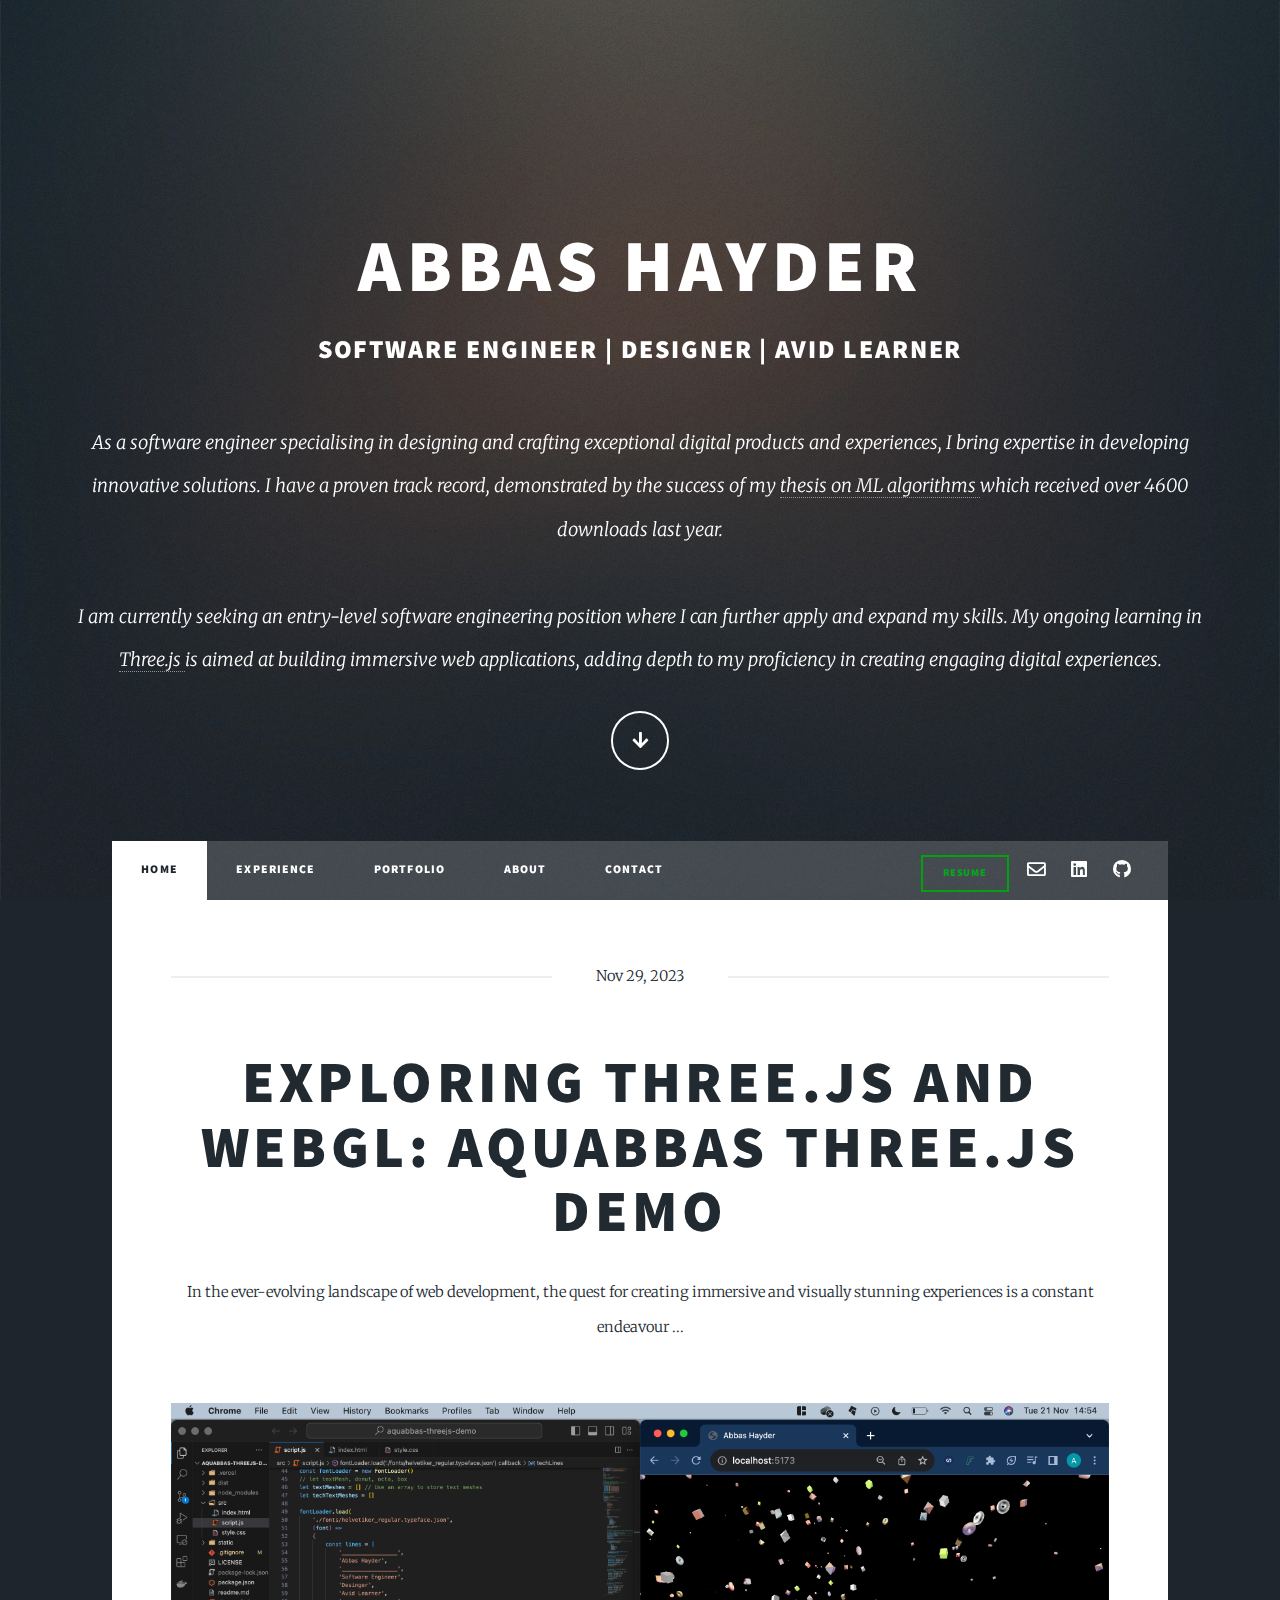
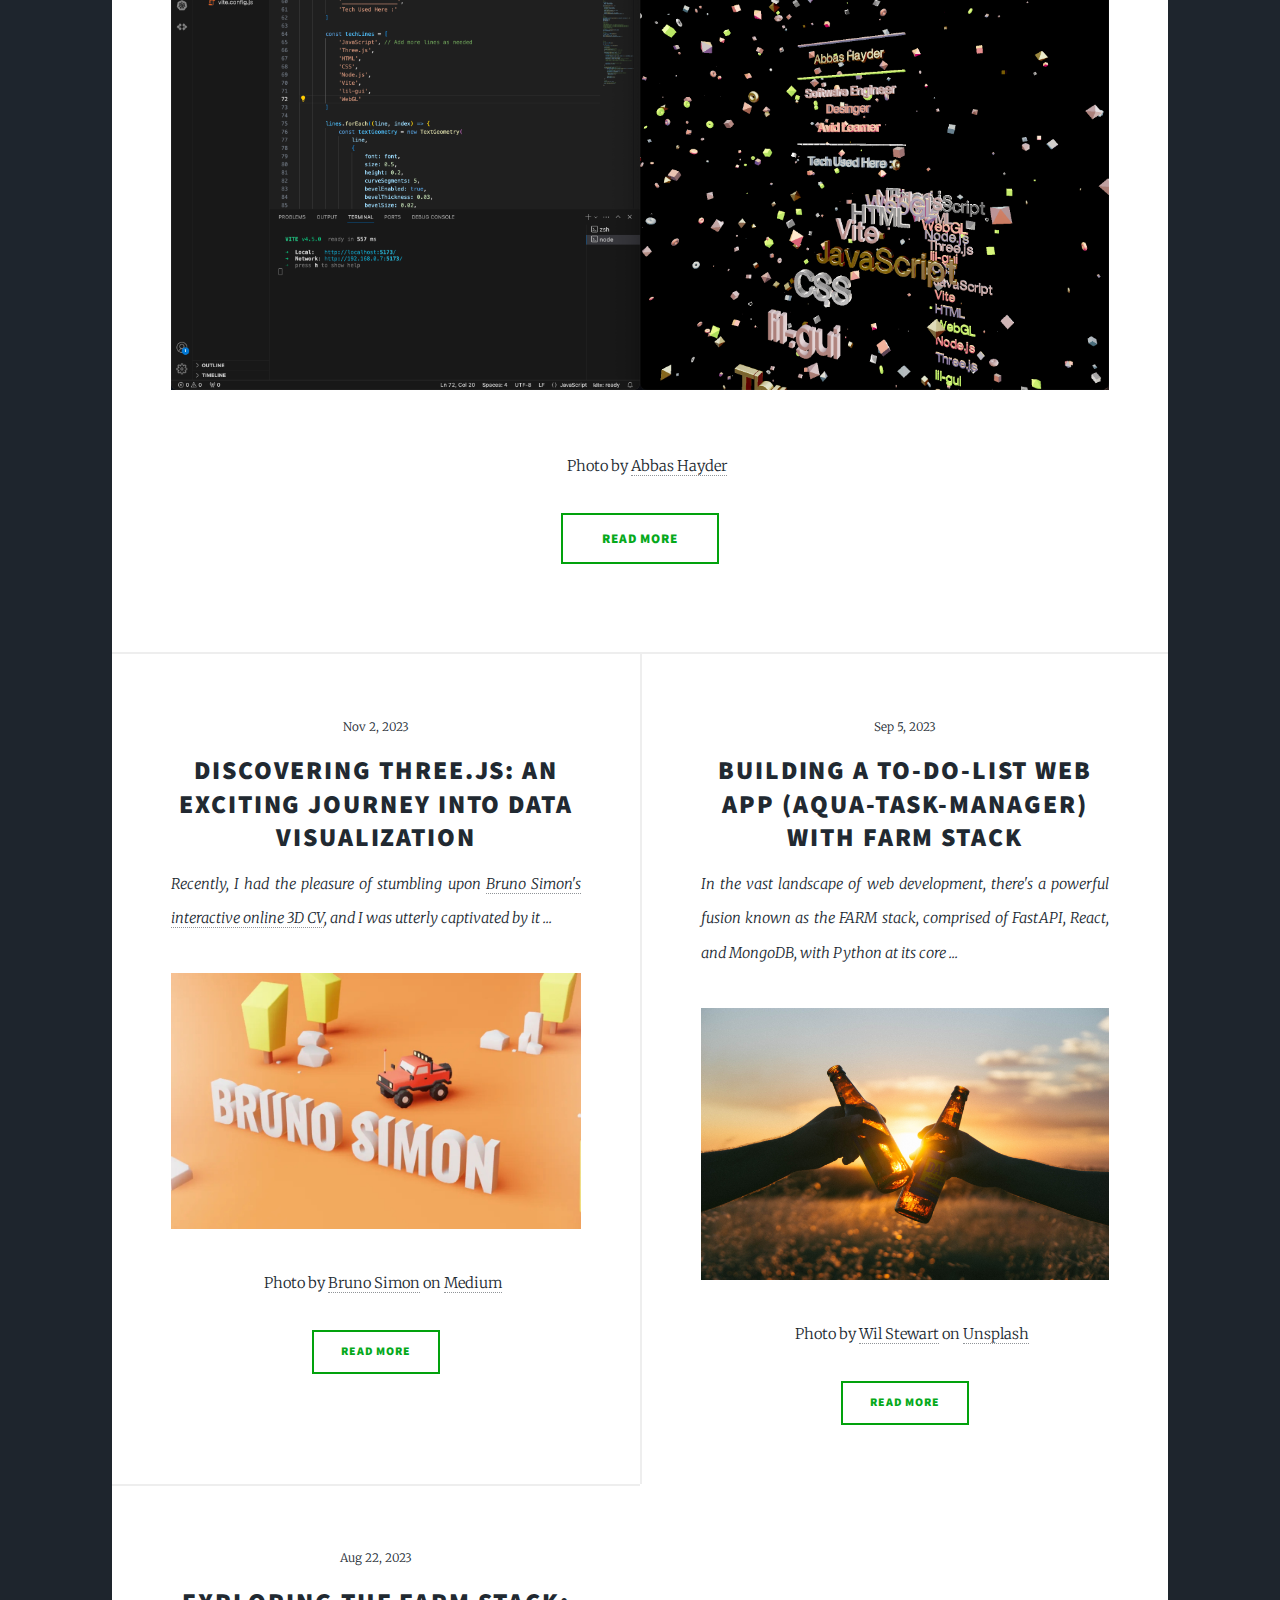
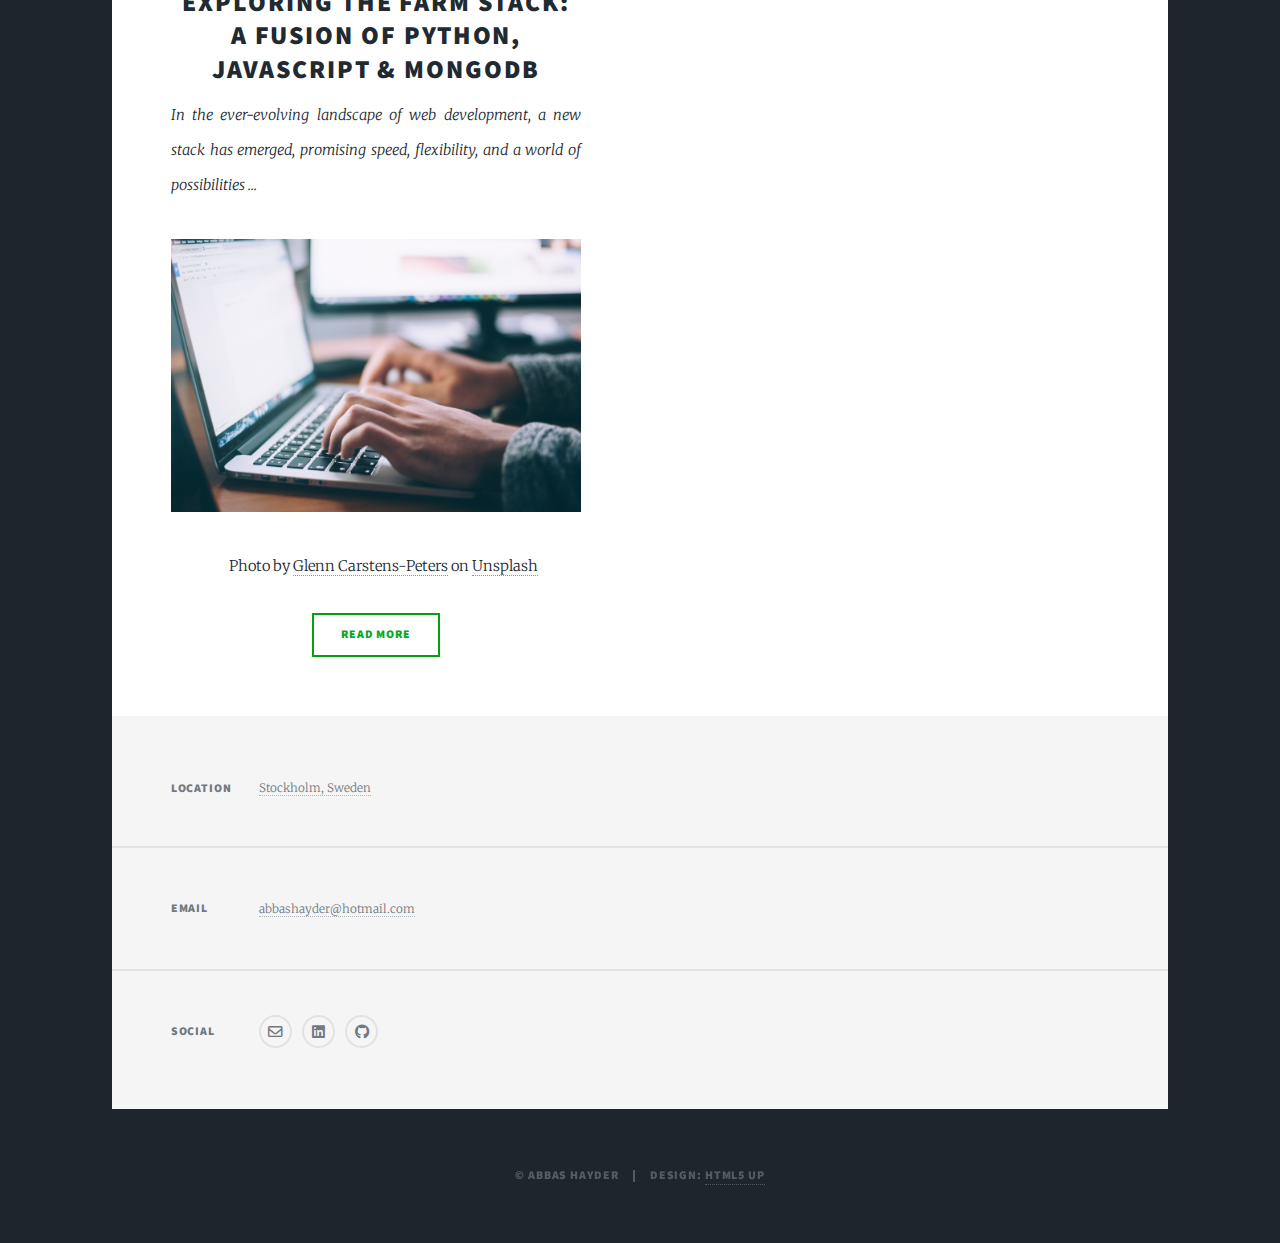
<file: index.html>
<!DOCTYPE HTML>
<!--
	Massively by HTML5 UP
	html5up.net | @ajlkn
	Free for personal and commercial use under the CCA 3.0 license (html5up.net/license)
-->
<html>
	<head>
		<title>Abbas Hayder</title>
		<meta charset="utf-8" />
		<meta name="viewport" content="width=device-width, initial-scale=1, user-scalable=no" />
		<link rel="stylesheet" href="assets/css/main.css" />
		<noscript><link rel="stylesheet" href="assets/css/noscript.css" /></noscript>
	</head>
	<body class="is-preload">

		<!-- Wrapper -->
			<div id="wrapper" class="fade-in">

				<!-- Intro -->
					<div id="intro">
						<h1>
							Abbas Hayder
						</h1>

						<h2> Software Engineer | Designer | Avid Learner </h2> <br />
						<p>As a software engineer specialising in designing and crafting exceptional digital products and experiences, I bring expertise in developing innovative solutions. 
							I have a proven track record, demonstrated by the success of my 
							<a href="https://miun.diva-portal.org/smash/record.jsf?dswid=-7115&pid=diva2%3A1676626&c=1&searchType=UNDERGRADUATE&language=sv&query=&af=%5B%5D&aq=%5B%5B%7B%22freeText%22%3A%22hayder%22%7D%5D%5D&aq2=%5B%5B%5D%5D&aqe=%5B%5D&noOfRows=50&sortOrder=author_sort_asc&sortOrder2=title_sort_asc&onlyFullText=false&sf=all" target="_blank">
							thesis on ML algorithms 
							</a> which received over 4600 downloads last year. <br /> <br />
							I am currently seeking an entry-level software engineering position where I can further apply and expand my skills. 
							My ongoing learning in <a href="https://threejs.org/" target="_blank"> Three.js </a> is aimed at building immersive web applications, adding depth to my proficiency in creating engaging digital experiences. <br />
						</p>
						<ul class="actions">
							<li><a href="#header" class="button icon solid solo fa-arrow-down scrolly">Continue</a></li>
						</ul>
					</div>

				<!-- Header -->
					<header id="header">
						<a href="https://github.com/Aquabbas/learning-three.js/commits/main" target="_blank" class="logo">Recent Activity</a>
					</header>

				<!-- Nav -->
					<nav id="nav">
						<ul class="links">
							<li class="active"><a href="index.html#header">Home</a></li>
							<li><a href="src/experience.html">Experience</a></li>
							<li><a href="src/portfolio.html">Portfolio</a></li>
							<li><a href="src/about.html">About</a></li>
							<li><a href="src/contact.html">Contact</a></li>
						</ul>
						<ul class="icons">
							<li><a href="src/resume.pdf" target="_blank" class="button small">Resume<span class="label"></span></a></li>
							<li><a href="mailto:abbashayder@hotmail.com" class="icon fa-envelope"><span class="label">Envelope</span></a></li>
							<li><a href="https://www.linkedin.com/in/abbas-hayder-3a2b7bab/" target="_blank" class="icon brands fa-linkedin"><span class="label">LinkedIn</span></a></li>
							<li><a href="https://github.com/Aquabbas?tab=repositories" target="_blank" class="icon brands fa-github"><span class="label">GitHub</span></a></li>
						</ul>
					</nav>

				<!-- Main -->
					<div id="main">

						<!-- Featured Post -->

							<article class="post featured">
								<header class="major">
									<span class="date">Nov 29, 2023</span>
									<h2><a href="posts/post_2023_11_29.html">Exploring Three.js and WebGL: Aquabbas Three.js Demo<br />
									</a></h2>
									<p1>In the ever-evolving landscape of web development, the quest for creating immersive and visually stunning experiences is a constant endeavour ...</p>
								</header>
								<a href="posts/post_2023_11_29.html" class="image main"><img src="images/pic04.jpg" alt="" /></a>
								<ul>
									Photo by <a href="http://linkedin.com/in/abbas-hayder" target="_blank">Abbas Hayder</a>
								</ul> 
								<ul class="actions special">
									<li><a href="posts/post_2023_11_29.html" class="button large">Read More</a></li>
								</ul>
							</article>

						<!-- Posts -->
							<section class="posts">

								<article>
									<header>
										<span class="date">Nov 2, 2023</span> 
										<h2><a href="posts/post_2023_11_02.html">Discovering Three.js: An Exciting Journey into Data Visualization<br />
										</a></h2>
										<p>Recently, I had the pleasure of stumbling upon
											<a href="https://bruno-simon.com/" target="_blank">Bruno Simon's interactive online 3D CV</a>,
											and I was utterly captivated by it ...</p>
									</header>
									<a href="posts/post_2023_11_02.html" class="image fit"><img src="images/pic03.jpg" alt="" /></a>
									<ul>
										Photo by <a href="https://twitter.com/bruno_simon?lang=en" target="_blank">Bruno Simon</a> on <a href="https://medium.com/@bruno_simon/bruno-simon-portfolio-case-study-960402cc259b" target="_blank">Medium</a>
									</ul>
									<ul class="actions special">
										<li><a href="posts/post_2023_11_02.html" class="button">Read More</a></li>
									</ul>
								</article>

								<article>
									<header>
										<span class="date">Sep 5, 2023</span> 
										<h2><a href="posts/post_2023_09_05.html">Building a To-Do-List Web App (Aqua-Task-Manager) with FARM Stack<br />
										</a></h2>
										<p>In the vast landscape of web development, there's a powerful fusion known as the FARM stack, comprised of FastAPI, React, and MongoDB, with Python at its core ...</p>
									</header>
									<a href="posts/post_2023_09_05.html" class="image fit"><img src="images/pic02.jpg" alt="" /></a>
									<ul>
										Photo by <a href="https://unsplash.com/@wilstewart3?utm_content=creditCopyText&utm_medium=referral&utm_source=unsplash" target="_blank">Wil Stewart</a> on <a href="https://unsplash.com/photos/photography-of-person-holding-glass-bottles-during-sunset-UErWoQEoMrc?utm_content=creditCopyText&utm_medium=referral&utm_source=unsplash" target="_blank">Unsplash</a>
									</ul>
									<ul class="actions special">
										<li><a href="posts/post_2023_09_05.html" class="button">Read More</a></li>
									</ul>
								</article>

								<article>
									<header>
										<span class="date">Aug 22, 2023</span>
										<h2><a href="posts/post_2023_08_22.html">Exploring the FARM Stack: A Fusion of Python, JavaScript & MongoDB<br />
										</a></h2>
										<p>In the ever-evolving landscape of web development, a new stack has emerged, promising speed, flexibility, and a world of possibilities ...</p>
									</header>
									<a href="posts/post_2023_08_22.html" class="image fit"><img src="images/pic01.jpg" alt="" /></a>
									<ul>
										Photo by <a href="https://unsplash.com/@glenncarstenspeters?utm_content=creditCopyText&utm_medium=referral&utm_source=unsplash" target="_blank">Glenn Carstens-Peters</a> on <a href="https://unsplash.com/photos/person-using-macbook-pro-npxXWgQ33ZQ?utm_content=creditCopyText&utm_medium=referral&utm_source=unsplash" target="_blank">Unsplash</a>
									</ul>
									<ul class="actions special">
										<li><a href="posts/post_2023_08_22.html" class="button">Read More</a></li>
									</ul>
								</article>
								
								
							</section>
					</div>

				<!-- Footer -->
					<footer id="footer">
						<section class="split contact">
							<section>
								<h3>Location</h3>
								<p><a>Stockholm, Sweden</a></p>
							</section>
							<section>
								<h3>Email</h3>
								<p><a>abbashayder@hotmail.com</a></p>
							</section>
							<section>
								<h3>Social</h3>
								<ul class="icons alt">
									<li><a href="mailto:abbashayder@hotmail.com" class="icon alt fa-envelope"><span class="label">Envelope</span></a></li>
									<li><a href="https://www.linkedin.com/in/abbas-hayder-3a2b7bab/" target="_blank" class="icon brands alt fa-linkedin"><span class="label">LinkedIn</span></a></li>
									<li><a href="https://github.com/Aquabbas?tab=repositories" target="_blank" class="icon brands alt fa-github"><span class="label">GitHub</span></a></li>
								</ul>
							</section>
						</section>
					</footer>

				<!-- Copyright -->
					<div id="copyright">
						<ul><li>&copy; Abbas Hayder</li><li>Design: <a href="https://html5up.net">HTML5 UP</a></li></ul>
					</div>

			</div>

		<!-- Scripts -->
			<script src="assets/js/jquery.min.js"></script>
			<script src="assets/js/jquery.scrollex.min.js"></script>
			<script src="assets/js/jquery.scrolly.min.js"></script>
			<script src="assets/js/browser.min.js"></script>
			<script src="assets/js/breakpoints.min.js"></script>
			<script src="assets/js/util.js"></script>
			<script src="assets/js/main.js"></script>

	</body>
</html>
</file>
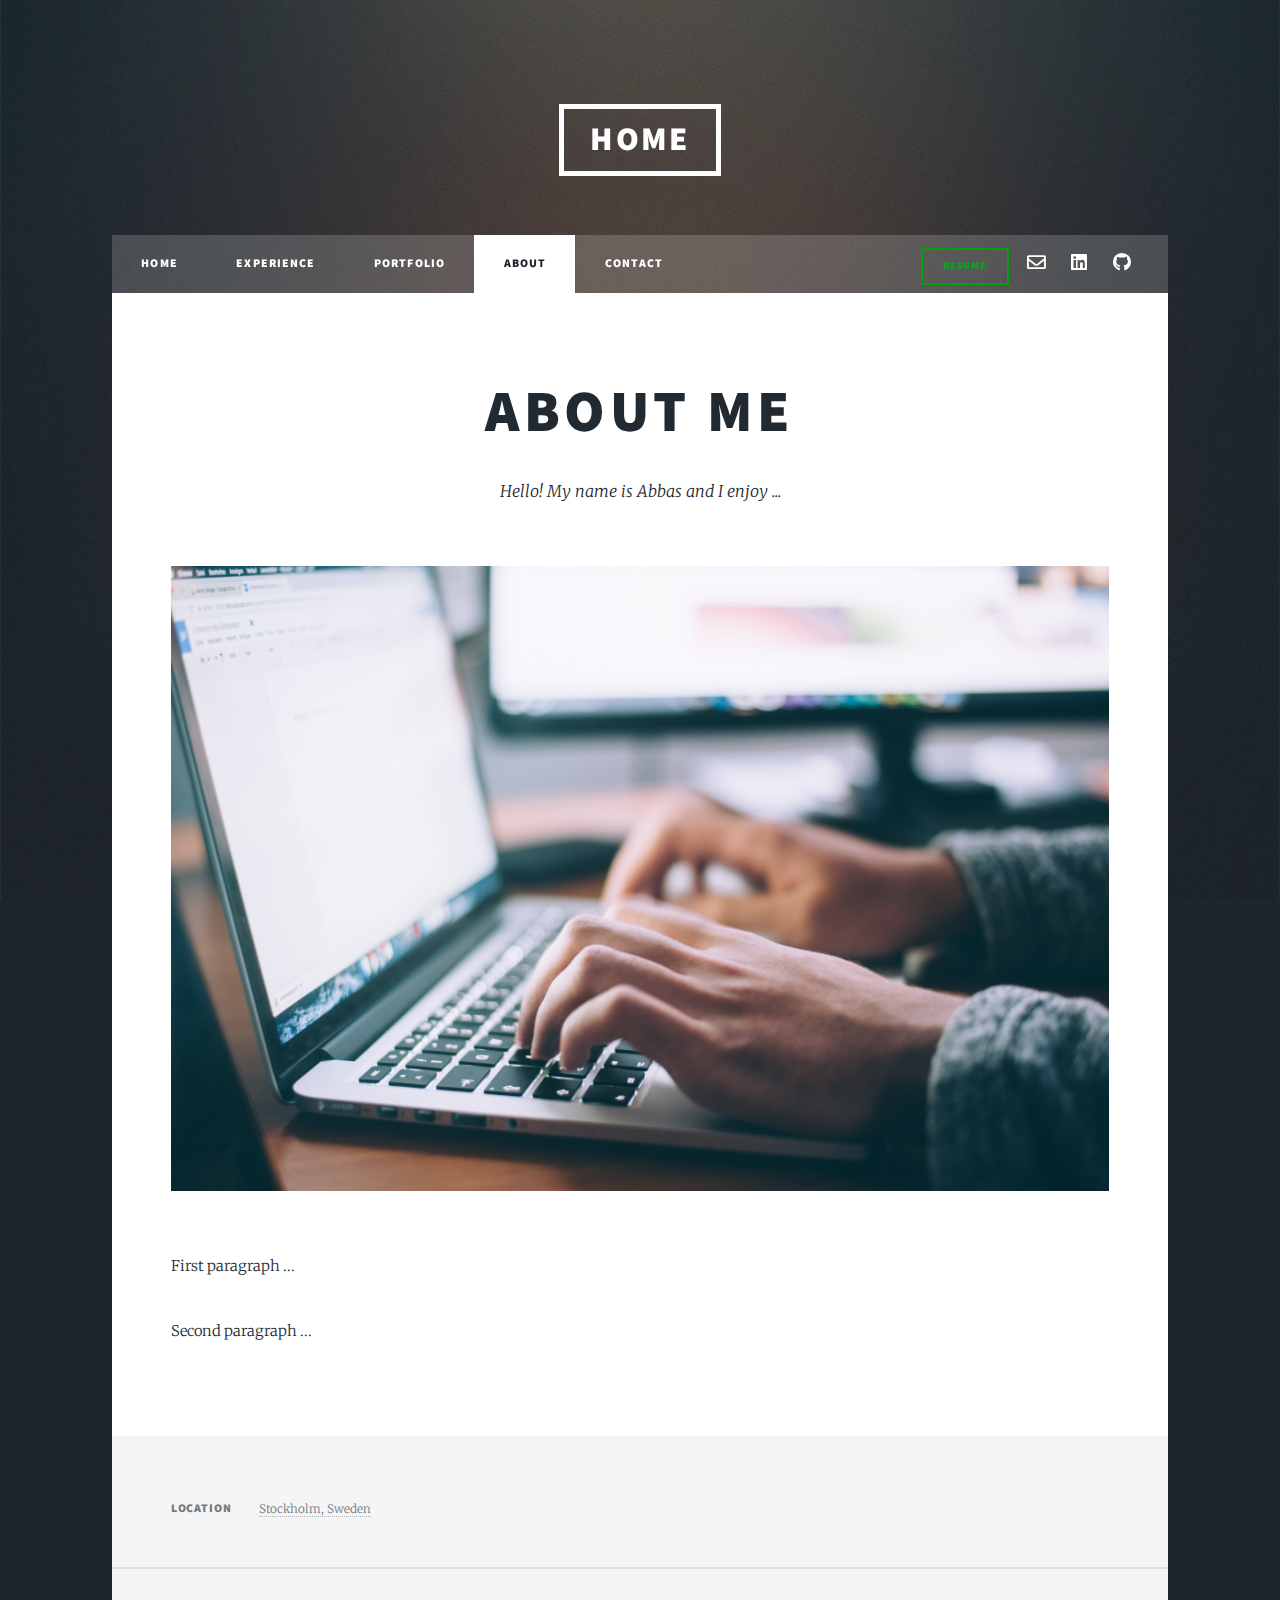
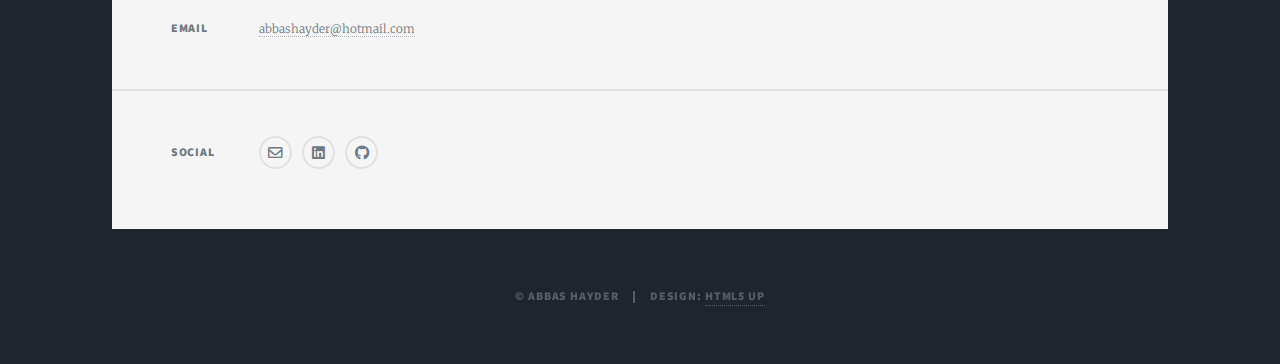
<file: about.html>
<!DOCTYPE HTML>
<!--
	Massively by HTML5 UP
	html5up.net | @ajlkn
	Free for personal and commercial use under the CCA 3.0 license (html5up.net/license)
-->
<html>
	<head>
		<title>Abbas Hayder</title>
		<meta charset="utf-8" />
		<meta name="viewport" content="width=device-width, initial-scale=1, user-scalable=no" />
		<link rel="stylesheet" href="assets/css/main.css" />
		<noscript><link rel="stylesheet" href="assets/css/noscript.css" /></noscript>
	</head>
	<body class="is-preload">

		<!-- Wrapper -->
			<div id="wrapper">

				<!-- Header -->
					<header id="header">
						<a href="index.html#header" class="logo">Home</a>
					</header>

				<!-- Nav -->
					<nav id="nav">
						<ul class="links">
							<li><a href="index.html#header">Home</a></li>
							<li><a href="experience.html">Experience</a></li>
							<li><a href="portfolio.html">Portfolio</a></li>
							<li class="active"><a href="about.html">About</a></li>
							<li><a href="contact.html">Contact</a></li>
						</ul>
						<ul class="icons">
							<li><a href="resume.pdf" target="_blank" class="button small">Resume<span class="label"></span></a></li>
							<li><a href="mailto:abbashayder@hotmail.com" class="icon fa-envelope"><span class="label">Envelope</span></a></li>
							<li><a href="https://www.linkedin.com/in/abbas-hayder-3a2b7bab/" target="_blank" class="icon brands fa-linkedin"><span class="label">LinkedIn</span></a></li>
							<li><a href="https://github.com/Aquabbas?tab=repositories" target="_blank" class="icon brands fa-github"><span class="label">GitHub</span></a></li>
						</ul>
					</nav>

				<!-- Main -->
					<div id="main">

						<!-- Post -->
							<section class="post">
								<header class="major">
									<!-- <span class="date">Nov 2, 2023</span> -->
									<h1>About me<br />
									</h1>
									<p>Hello! My name is Abbas and I enjoy ...</p>
								</header>
								<div class="image main"><img src="images/pic01.jpg" alt="" /></div>
								<p>First paragraph ...</p>
								<p>Second paragraph ...</p>
							</section>

					</div>

				<!-- Footer -->
					<footer id="footer">
						<section class="split contact">
							<section>
								<h3>Location</h3>
								<p><a>Stockholm, Sweden</a></p>
							</section>
							<section>
								<h3>Email</h3>
								<p><a>abbashayder@hotmail.com</a></p>
							</section>
							<section>
								<h3>Social</h3>
								<ul class="icons alt">
									<li><a href="mailto:abbashayder@hotmail.com" class="icon alt fa-envelope"><span class="label">Envelope</span></a></li>
									<li><a href="https://www.linkedin.com/in/abbas-hayder-3a2b7bab/" target="_blank" class="icon brands alt fa-linkedin"><span class="label">LinkedIn</span></a></li>
									<li><a href="https://github.com/Aquabbas?tab=repositories" target="_blank" class="icon brands alt fa-github"><span class="label">GitHub</span></a></li>
								</ul>
							</section>
						</section>
					</footer>

				<!-- Copyright -->
					<div id="copyright">
						<ul><li>&copy; Abbas Hayder</li><li>Design: <a href="https://html5up.net">HTML5 UP</a></li></ul>
					</div>

			</div>

		<!-- Scripts -->
			<script src="assets/js/jquery.min.js"></script>
			<script src="assets/js/jquery.scrollex.min.js"></script>
			<script src="assets/js/jquery.scrolly.min.js"></script>
			<script src="assets/js/browser.min.js"></script>
			<script src="assets/js/breakpoints.min.js"></script>
			<script src="assets/js/util.js"></script>
			<script src="assets/js/main.js"></script>

	</body>
</html>
</file>
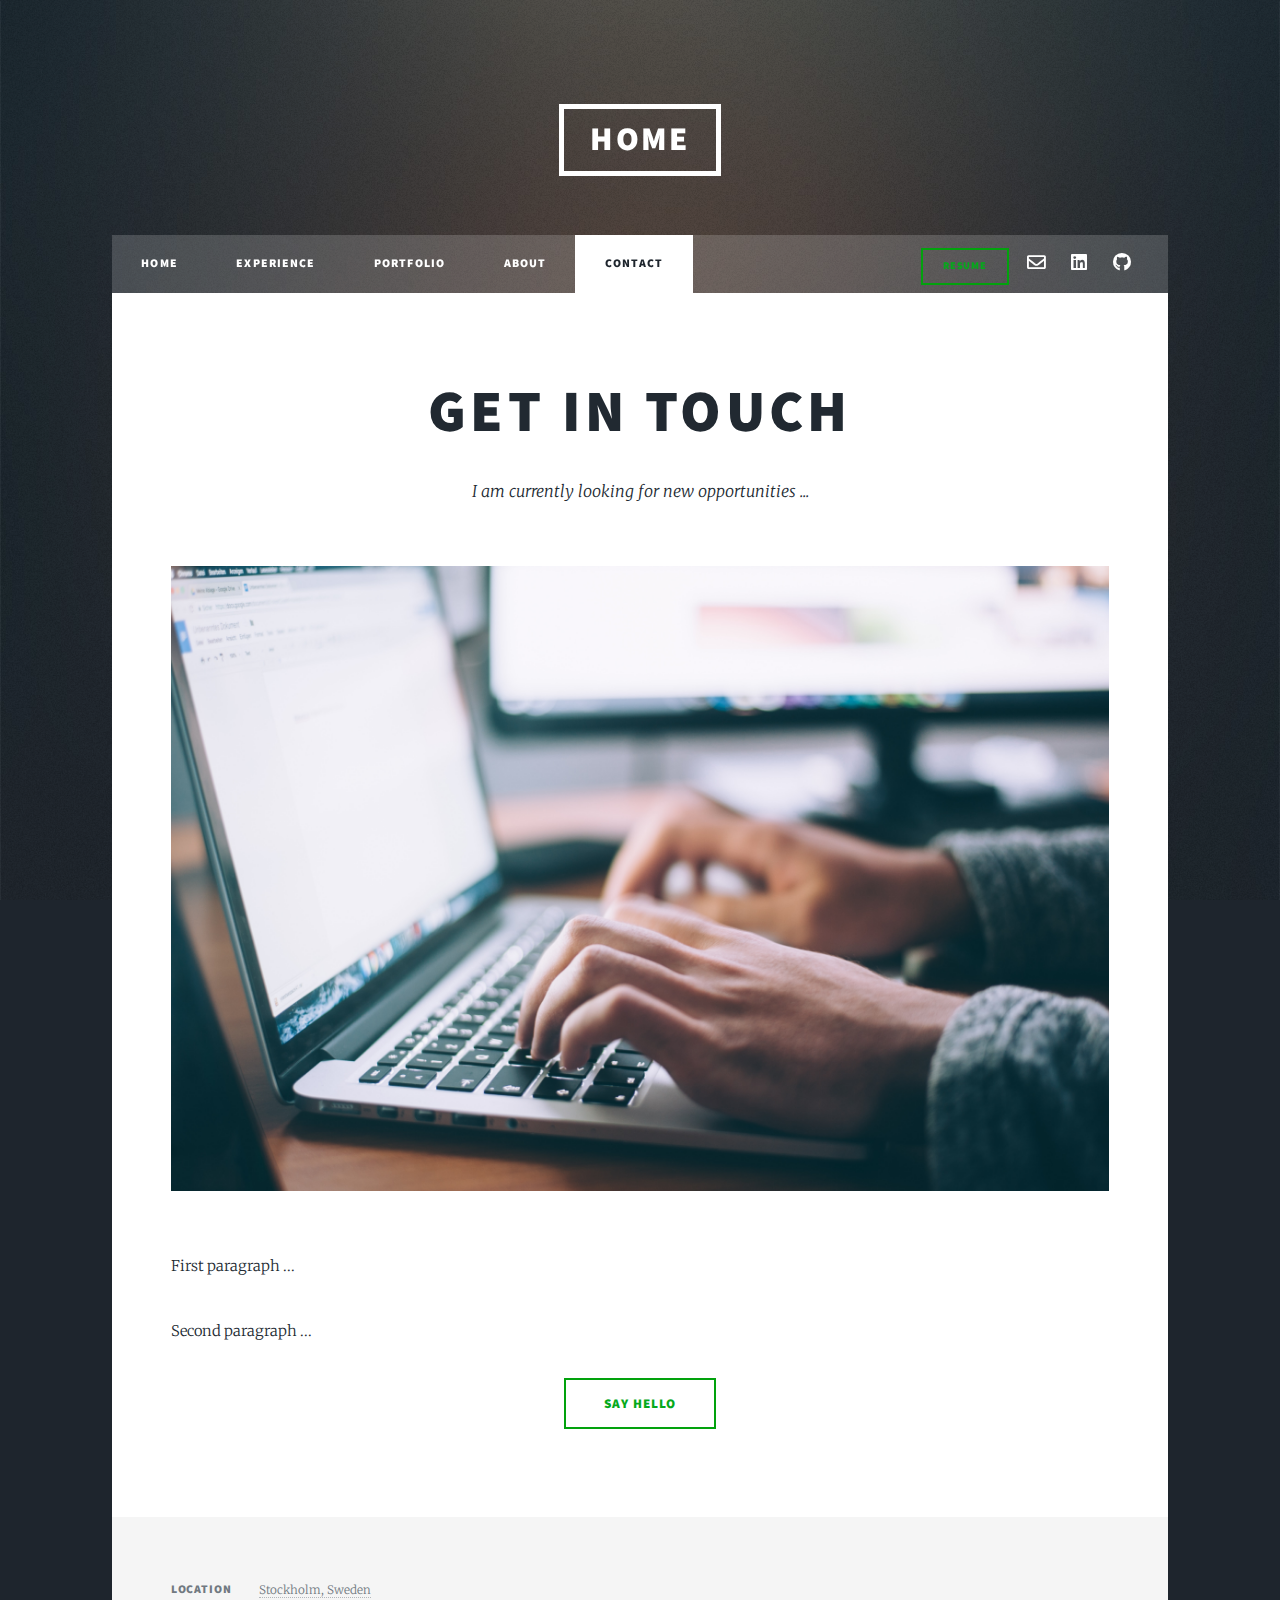
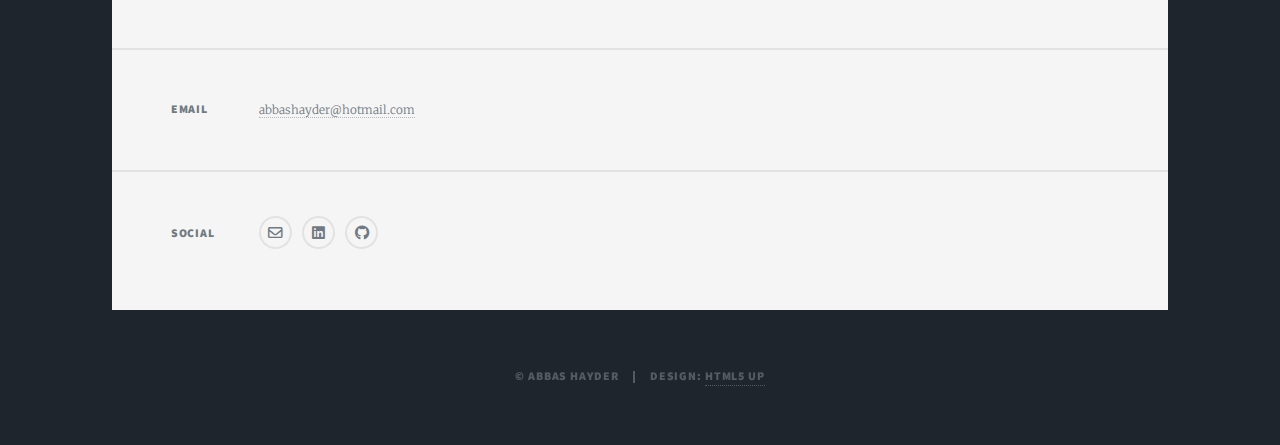
<file: contact.html>
<!DOCTYPE HTML>
<!--
	Massively by HTML5 UP
	html5up.net | @ajlkn
	Free for personal and commercial use under the CCA 3.0 license (html5up.net/license)
-->
<html>
	<head>
		<title>Abbas Hayder</title>
		<meta charset="utf-8" />
		<meta name="viewport" content="width=device-width, initial-scale=1, user-scalable=no" />
		<link rel="stylesheet" href="assets/css/main.css" />
		<noscript><link rel="stylesheet" href="assets/css/noscript.css" /></noscript>
	</head>
	<body class="is-preload">

		<!-- Wrapper -->
			<div id="wrapper">

				<!-- Header -->
					<header id="header">
						<a href="index.html#header" class="logo">Home</a>
					</header>

				<!-- Nav -->
					<nav id="nav">
						<ul class="links">
							<li><a href="index.html#header">Home</a></li>
							<li><a href="experience.html">Experience</a></li>
							<li><a href="portfolio.html">Portfolio</a></li>
							<li><a href="about.html">About</a></li>
							<li class="active"><a href="contact.html">Contact</a></li>
						</ul>
						<ul class="icons">
							<li><a href="resume.pdf" target="_blank" class="button small">Resume<span class="label"></span></a></li>
							<li><a href="mailto:abbashayder@hotmail.com" class="icon fa-envelope"><span class="label">Envelope</span></a></li>
							<li><a href="https://www.linkedin.com/in/abbas-hayder-3a2b7bab/" target="_blank" class="icon brands fa-linkedin"><span class="label">LinkedIn</span></a></li>
							<li><a href="https://github.com/Aquabbas?tab=repositories" target="_blank" class="icon brands fa-github"><span class="label">GitHub</span></a></li>
						</ul>
					</nav>

				<!-- Main -->
					<div id="main">

						<section class="post">
							<header class="major">
								<!-- <span class="date">Nov 2, 2023</span> -->
								<h1>Get in Touch<br />
								</h1>
								<p>I am currently looking for new opportunities ...</p>
							</header>
							<div class="image main"><img src="images/pic01.jpg" alt="" /></div>
							<p>First paragraph ...</p>
							<p>Second paragraph ...</p>

							<ul class="actions special">
								<li><a href="mailto:abbashayder@hotmail.com" class="button large">Say Hello</a></li>
							</ul>

						</section>

					</div>

				<!-- Footer -->
					<footer id="footer">
						<section class="split contact">
							<section>
								<h3>Location</h3>
								<p><a>Stockholm, Sweden</a></p>
							</section>
							<section>
								<h3>Email</h3>
								<p><a>abbashayder@hotmail.com</a></p>
							</section>
							<section>
								<h3>Social</h3>
								<ul class="icons alt">
									<li><a href="mailto:abbashayder@hotmail.com" class="icon alt fa-envelope"><span class="label">Envelope</span></a></li>
									<li><a href="https://www.linkedin.com/in/abbas-hayder-3a2b7bab/" target="_blank" class="icon brands alt fa-linkedin"><span class="label">LinkedIn</span></a></li>
									<li><a href="https://github.com/Aquabbas?tab=repositories" target="_blank" class="icon brands alt fa-github"><span class="label">GitHub</span></a></li>
								</ul>
							</section>
						</section>
					</footer>

				<!-- Copyright -->
					<div id="copyright">
						<ul><li>&copy; Abbas Hayder</li><li>Design: <a href="https://html5up.net">HTML5 UP</a></li></ul>
					</div>

			</div>

		<!-- Scripts -->
			<script src="assets/js/jquery.min.js"></script>
			<script src="assets/js/jquery.scrollex.min.js"></script>
			<script src="assets/js/jquery.scrolly.min.js"></script>
			<script src="assets/js/browser.min.js"></script>
			<script src="assets/js/breakpoints.min.js"></script>
			<script src="assets/js/util.js"></script>
			<script src="assets/js/main.js"></script>

	</body>
</html>
</file>
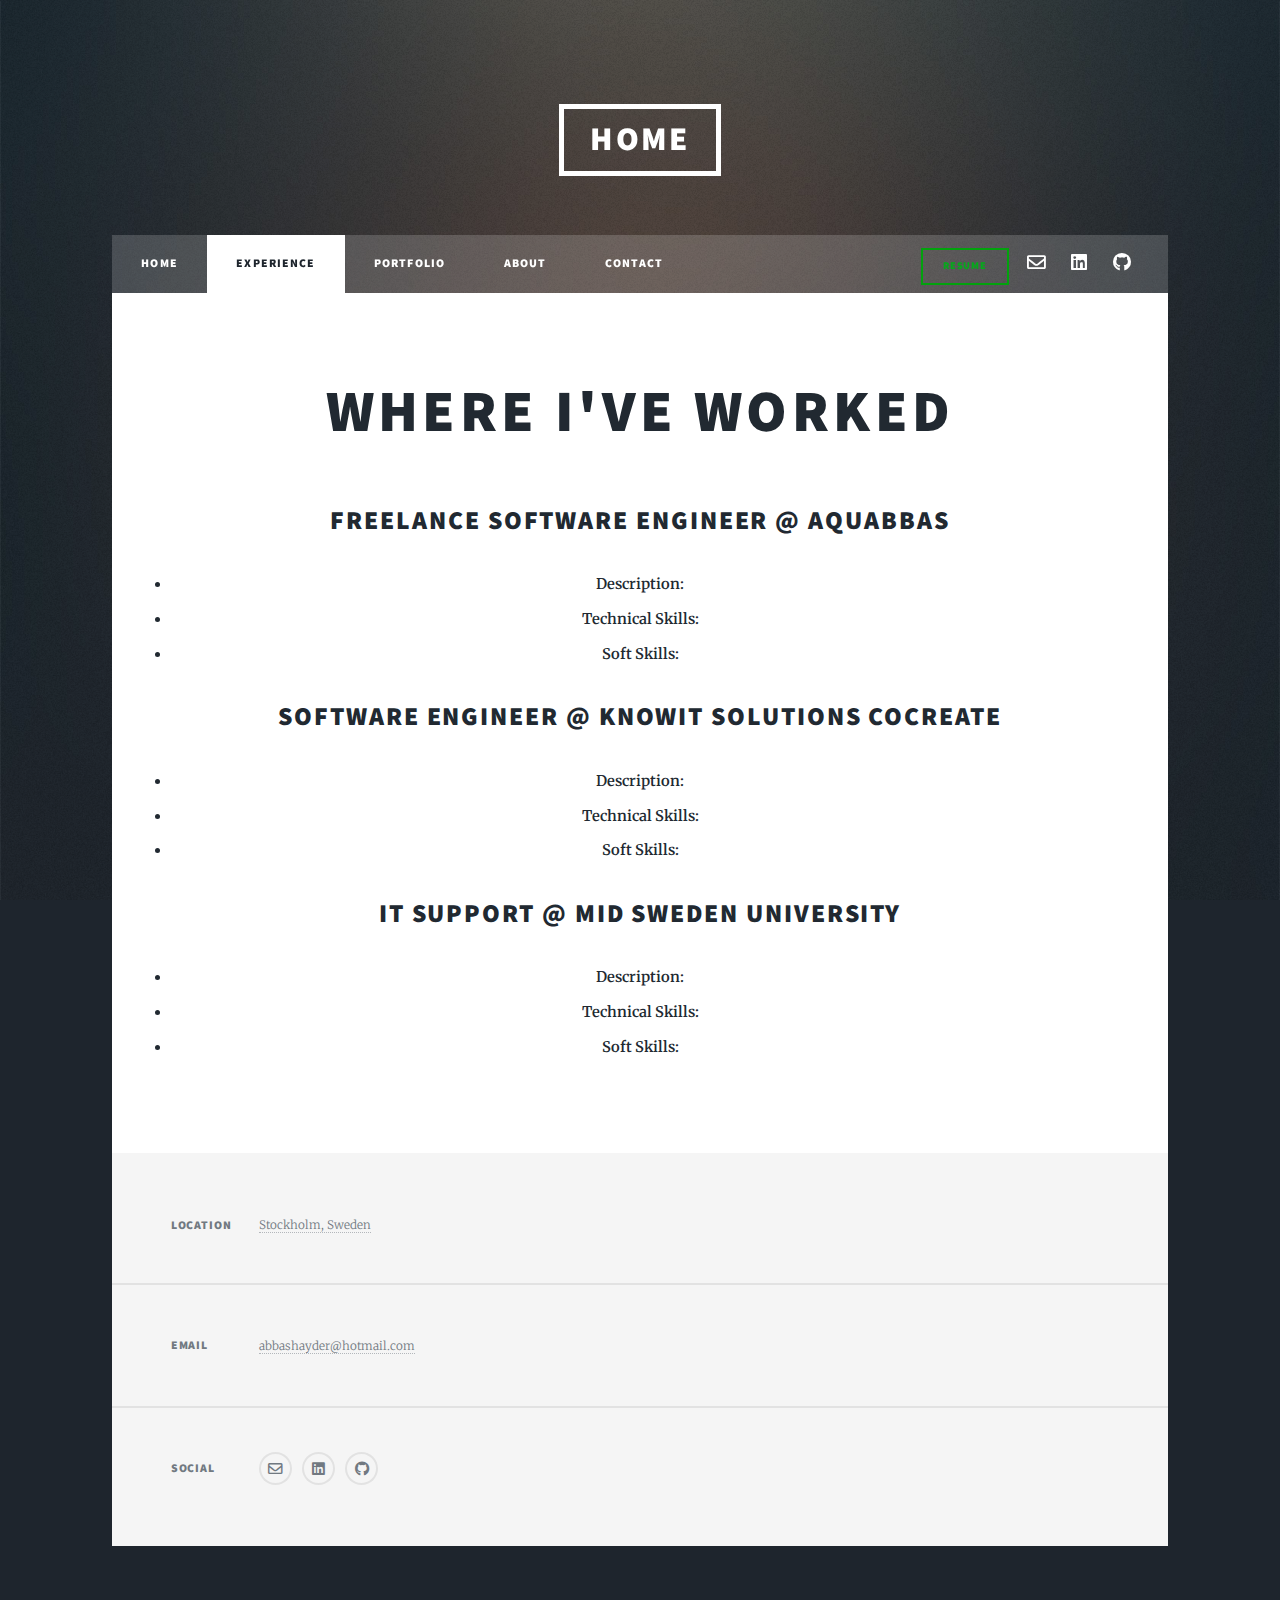
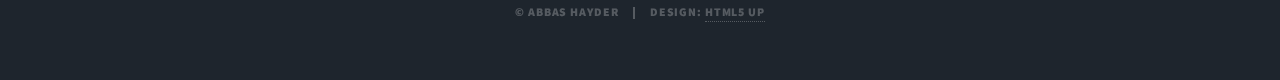
<file: experience.html>
<!DOCTYPE HTML>
<!--
	Massively by HTML5 UP
	html5up.net | @ajlkn
	Free for personal and commercial use under the CCA 3.0 license (html5up.net/license)
-->
<html>
	<head>
		<title>Abbas Hayder</title>
		<meta charset="utf-8" />
		<meta name="viewport" content="width=device-width, initial-scale=1, user-scalable=no" />
		<link rel="stylesheet" href="assets/css/main.css" />
		<noscript><link rel="stylesheet" href="assets/css/noscript.css" /></noscript>
	</head>
	<body class="is-preload">

		<!-- Wrapper -->
			<div id="wrapper">

				<!-- Header -->
					<header id="header">
						<a href="index.html#header" class="logo">Home</a>
					</header>

				<!-- Nav -->
					<nav id="nav">
						<ul class="links">
							<li><a href="index.html#header">Home</a></li>
							<li class="active"><a href="experience.html">Experience</a></li>
							<li><a href="portfolio.html">Portfolio</a></li>
							<li><a href="about.html">About</a></li>
							<li><a href="contact.html">Contact</a></li>
						</ul>
						<ul class="icons">
							<li><a href="resume.pdf" target="_blank" class="button small">Resume<span class="label"></span></a></li>
							<li><a href="mailto:abbashayder@hotmail.com" class="icon fa-envelope"><span class="label">Envelope</span></a></li>
							<li><a href="https://www.linkedin.com/in/abbas-hayder-3a2b7bab/" target="_blank" class="icon brands fa-linkedin"><span class="label">LinkedIn</span></a></li>
							<li><a href="https://github.com/Aquabbas?tab=repositories" target="_blank" class="icon brands fa-github"><span class="label">GitHub</span></a></li>
						</ul>
					</nav>

				<!-- Main -->
					<div id="main">

						<!-- Post -->
							<section class="post">

								<header class="major">
									<!-- <span class="date">April 25, 2017</span> -->
									<h1>Where I've worked<br/>
									</h1>
								</header>

								<center><h2>Freelance Software Engineer @ Aquabbas<br/>
								</h2></center>
								<p>
									<center><li><strong>Description:</strong> </li></center>
									<center><li><strong>Technical Skills:</strong> </li></center> 
									<center><li><strong>Soft Skills:</strong> </li></center> 
								</p>
		
								<center><h2>Software Engineer @ Knowit Solutions CoCreate<br/>
								</h2></center>
								<p>
									<center><li><strong>Description:</strong> </li></center>
									<center><li><strong>Technical Skills:</strong> </li></center> 
									<center><li><strong>Soft Skills:</strong> </li></center> 
								</p>

								<center><h2>IT Support @ Mid Sweden University<br/>
								</h2></center>
								<p>
									<center><li><strong>Description:</strong> </li></center>
									<center><li><strong>Technical Skills:</strong> </li></center> 
									<center><li><strong>Soft Skills:</strong> </li></center> 
								</p>
								
							</section>

					</div>

				<!-- Footer -->
					<footer id="footer">
						<section class="split contact">
							<section>
								<h3>Location</h3>
								<p><a>Stockholm, Sweden</a></p>
							</section>
							<section>
								<h3>Email</h3>
								<p><a>abbashayder@hotmail.com</a></p>
							</section>
							<section>
								<h3>Social</h3>
								<ul class="icons alt">
									<li><a href="mailto:abbashayder@hotmail.com" class="icon alt fa-envelope"><span class="label">Envelope</span></a></li>
									<li><a href="https://www.linkedin.com/in/abbas-hayder-3a2b7bab/" target="_blank" class="icon brands alt fa-linkedin"><span class="label">LinkedIn</span></a></li>
									<li><a href="https://github.com/Aquabbas?tab=repositories" target="_blank" class="icon brands alt fa-github"><span class="label">GitHub</span></a></li>
								</ul>
							</section>
						</section>
					</footer>

				<!-- Copyright -->
					<div id="copyright">
						<ul><li>&copy; Abbas Hayder</li><li>Design: <a href="https://html5up.net">HTML5 UP</a></li></ul>
					</div>

			</div>

		<!-- Scripts -->
			<script src="assets/js/jquery.min.js"></script>
			<script src="assets/js/jquery.scrollex.min.js"></script>
			<script src="assets/js/jquery.scrolly.min.js"></script>
			<script src="assets/js/browser.min.js"></script>
			<script src="assets/js/breakpoints.min.js"></script>
			<script src="assets/js/util.js"></script>
			<script src="assets/js/main.js"></script>

	</body>
</html>
</file>
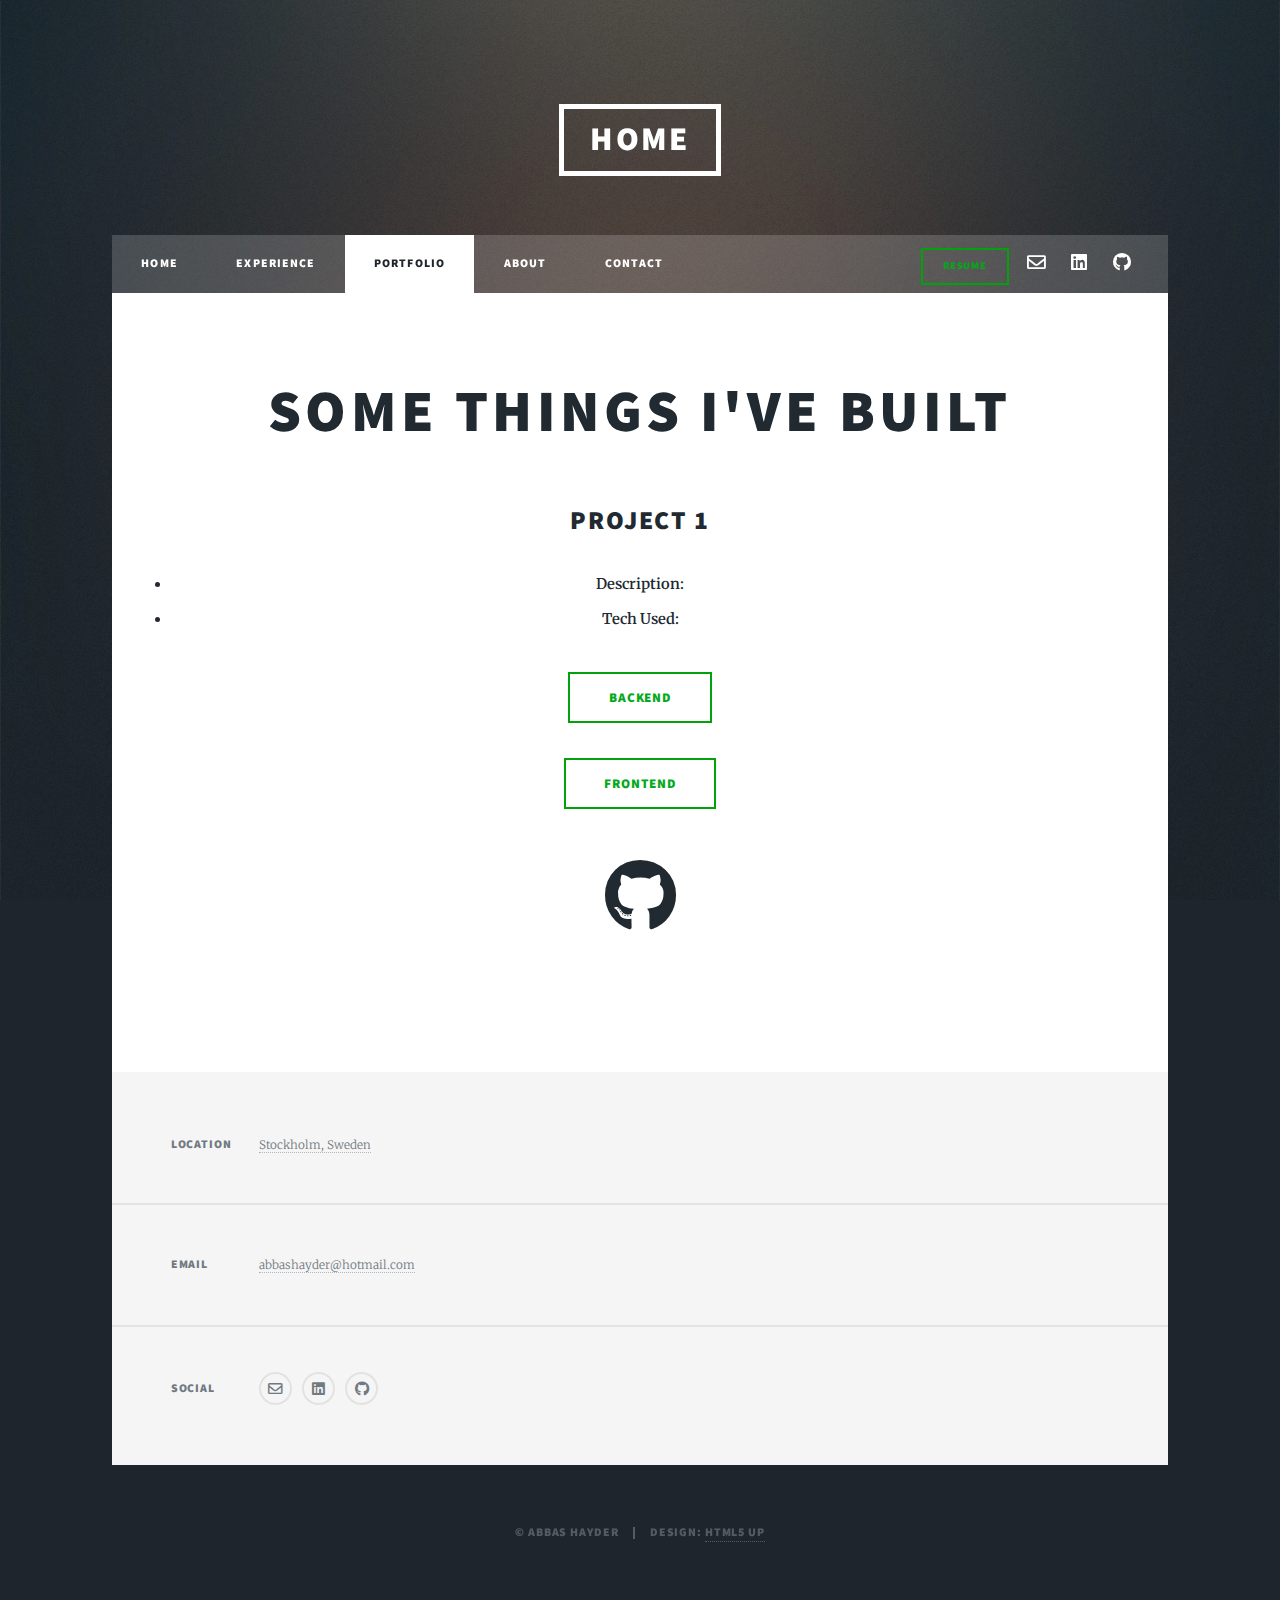
<file: portfolio.html>
<!DOCTYPE HTML>
<!--
	Massively by HTML5 UP
	html5up.net | @ajlkn
	Free for personal and commercial use under the CCA 3.0 license (html5up.net/license)
-->
<html>
	<head>
		<title>Abbas Hayder</title>
		<meta charset="utf-8" />
		<meta name="viewport" content="width=device-width, initial-scale=1, user-scalable=no" />
		<link rel="stylesheet" href="assets/css/main.css" />
		<noscript><link rel="stylesheet" href="assets/css/noscript.css" /></noscript>
	</head>
	<body class="is-preload">

		<!-- Wrapper -->
			<div id="wrapper">

				<!-- Header -->
					<header id="header">
						<a href="index.html#header" class="logo">Home</a>
					</header>

				<!-- Nav -->
					<nav id="nav">
						<ul class="links">
							<li><a href="index.html#header">Home</a></li>
							<li><a href="experience.html">Experience</a></li>
							<li class="active"><a href="portfolio.html">Portfolio</a></li>
							<li><a href="about.html">About</a></li>
							<li><a href="contact.html">Contact</a></li>
						</ul>
						<ul class="icons">
							<li><a href="resume.pdf" target="_blank" class="button small">Resume<span class="label"></span></a></li>
							<li><a href="mailto:abbashayder@hotmail.com" class="icon fa-envelope"><span class="label">Envelope</span></a></li>
							<li><a href="https://www.linkedin.com/in/abbas-hayder-3a2b7bab/" target="_blank" class="icon brands fa-linkedin"><span class="label">LinkedIn</span></a></li>
							<li><a href="https://github.com/Aquabbas?tab=repositories" target="_blank" class="icon brands fa-github"><span class="label">GitHub</span></a></li>
						</ul>
					</nav>

				<!-- Main -->
					<div id="main">

						<!-- Post -->
							<section class="post">

								<header class="major">
									<!-- <span class="date">April 25, 2017</span> -->
									<h1>Some things I've built<br/>
									</h1>
									
								</header>
								<center><h2>Project 1<br/>
								</h2></center>
								<p>
									<center><li><strong>Description:</strong> </li></center>
									<center><li><strong>Tech Used:</strong> </li></center> </br>
									<center><a href="https://aqua-task-manager-server.onrender.com" target="_blank" class="button large">Backend<span class="label"></span></a></center> </br>
									<center><a href="https://aqua-task-manager.onrender.com" target="_blank" class="button large">Frontend<span class="label"></span></a></center>
									<center><a href="https://github.com/Aquabbas/aqua-task-manager" target="_blank" class="icon brands fa-github fa-5x"><span class="label">GitHub</span></a></center>


								</p>
							</section>

					</div>

				<!-- Footer -->
					<footer id="footer">
						<section class="split contact">
							<section>
								<h3>Location</h3>
								<p><a>Stockholm, Sweden</a></p>
							</section>
							<section>
								<h3>Email</h3>
								<p><a>abbashayder@hotmail.com</a></p>
							</section>
							<section>
								<h3>Social</h3>
								<ul class="icons alt">
									<li><a href="mailto:abbashayder@hotmail.com" class="icon alt fa-envelope"><span class="label">Envelope</span></a></li>
									<li><a href="https://www.linkedin.com/in/abbas-hayder-3a2b7bab/" target="_blank" class="icon brands alt fa-linkedin"><span class="label">LinkedIn</span></a></li>
									<li><a href="https://github.com/Aquabbas?tab=repositories" target="_blank" class="icon brands alt fa-github"><span class="label">GitHub</span></a></li>
								</ul>
							</section>
						</section>
					</footer>

				<!-- Copyright -->
					<div id="copyright">
						<ul><li>&copy; Abbas Hayder</li><li>Design: <a href="https://html5up.net">HTML5 UP</a></li></ul>
					</div>

			</div>

		<!-- Scripts -->
			<script src="assets/js/jquery.min.js"></script>
			<script src="assets/js/jquery.scrollex.min.js"></script>
			<script src="assets/js/jquery.scrolly.min.js"></script>
			<script src="assets/js/browser.min.js"></script>
			<script src="assets/js/breakpoints.min.js"></script>
			<script src="assets/js/util.js"></script>
			<script src="assets/js/main.js"></script>

	</body>
</html>
</file>
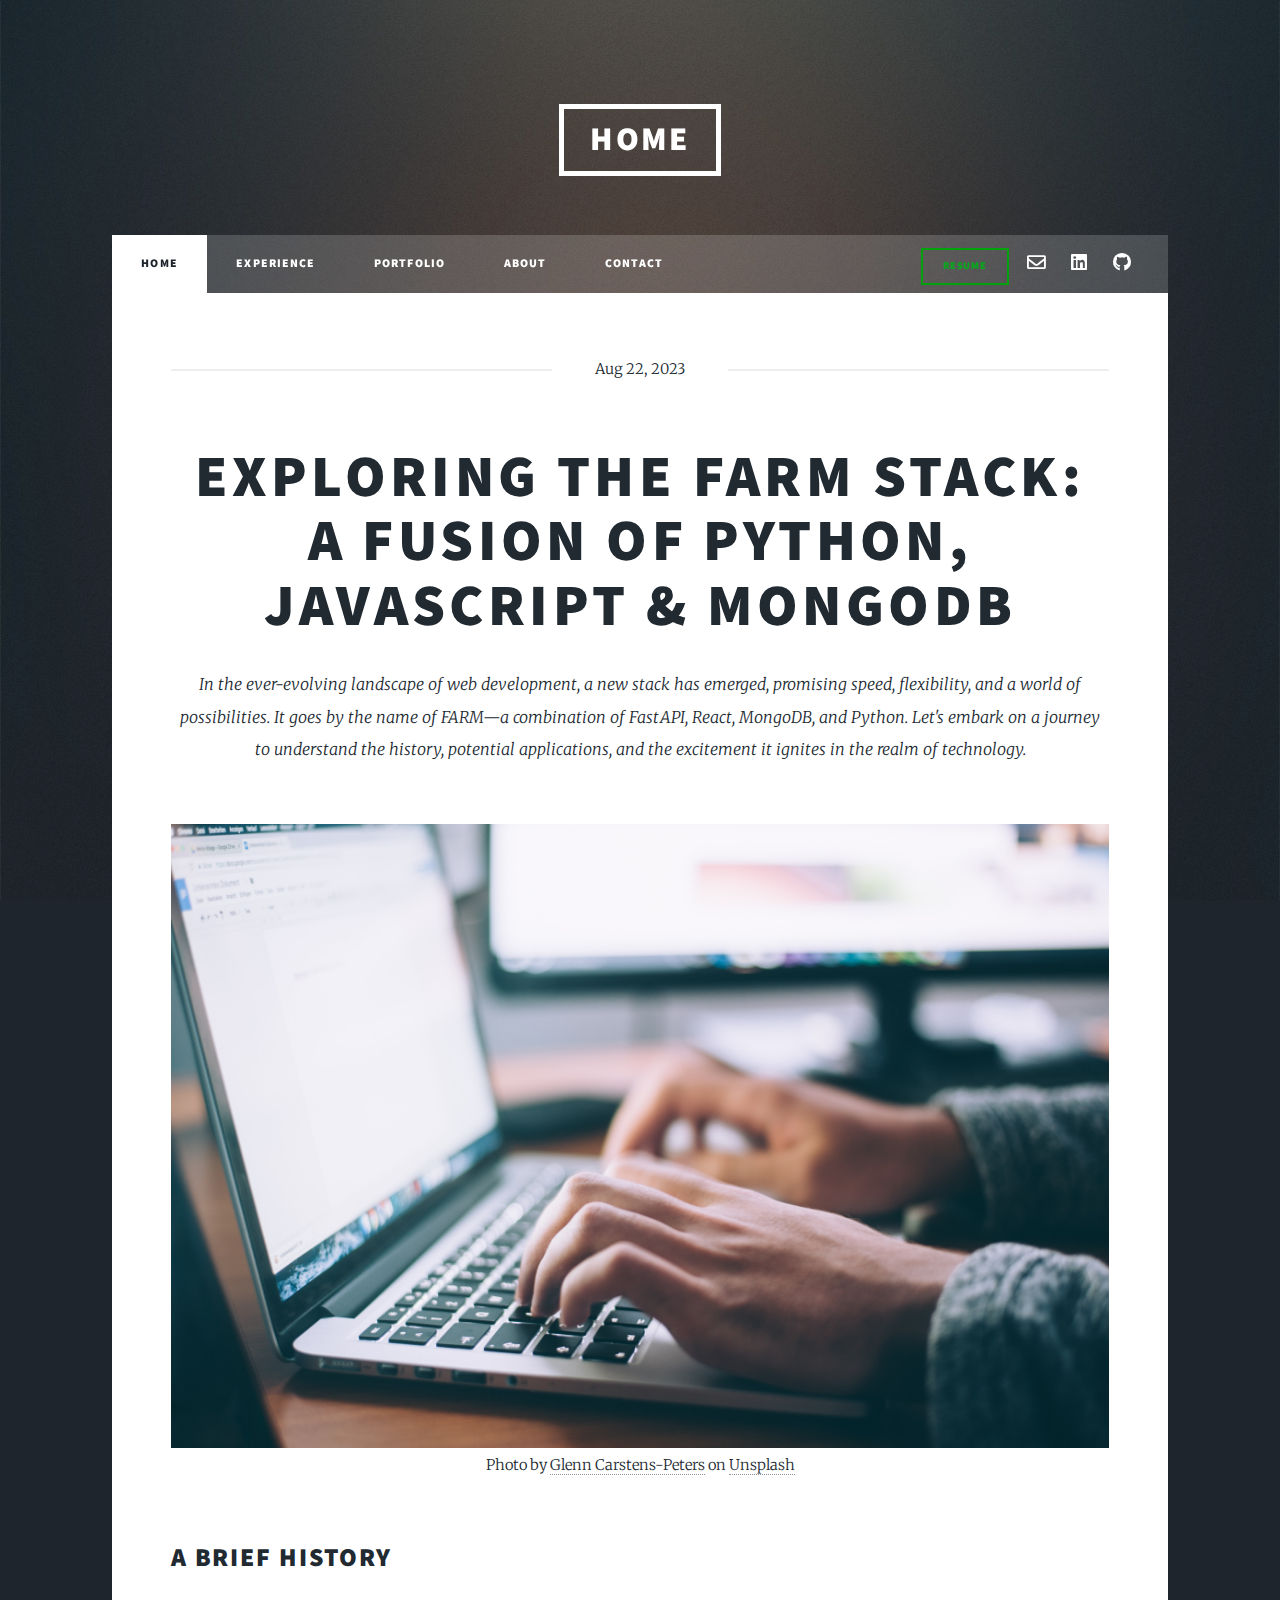
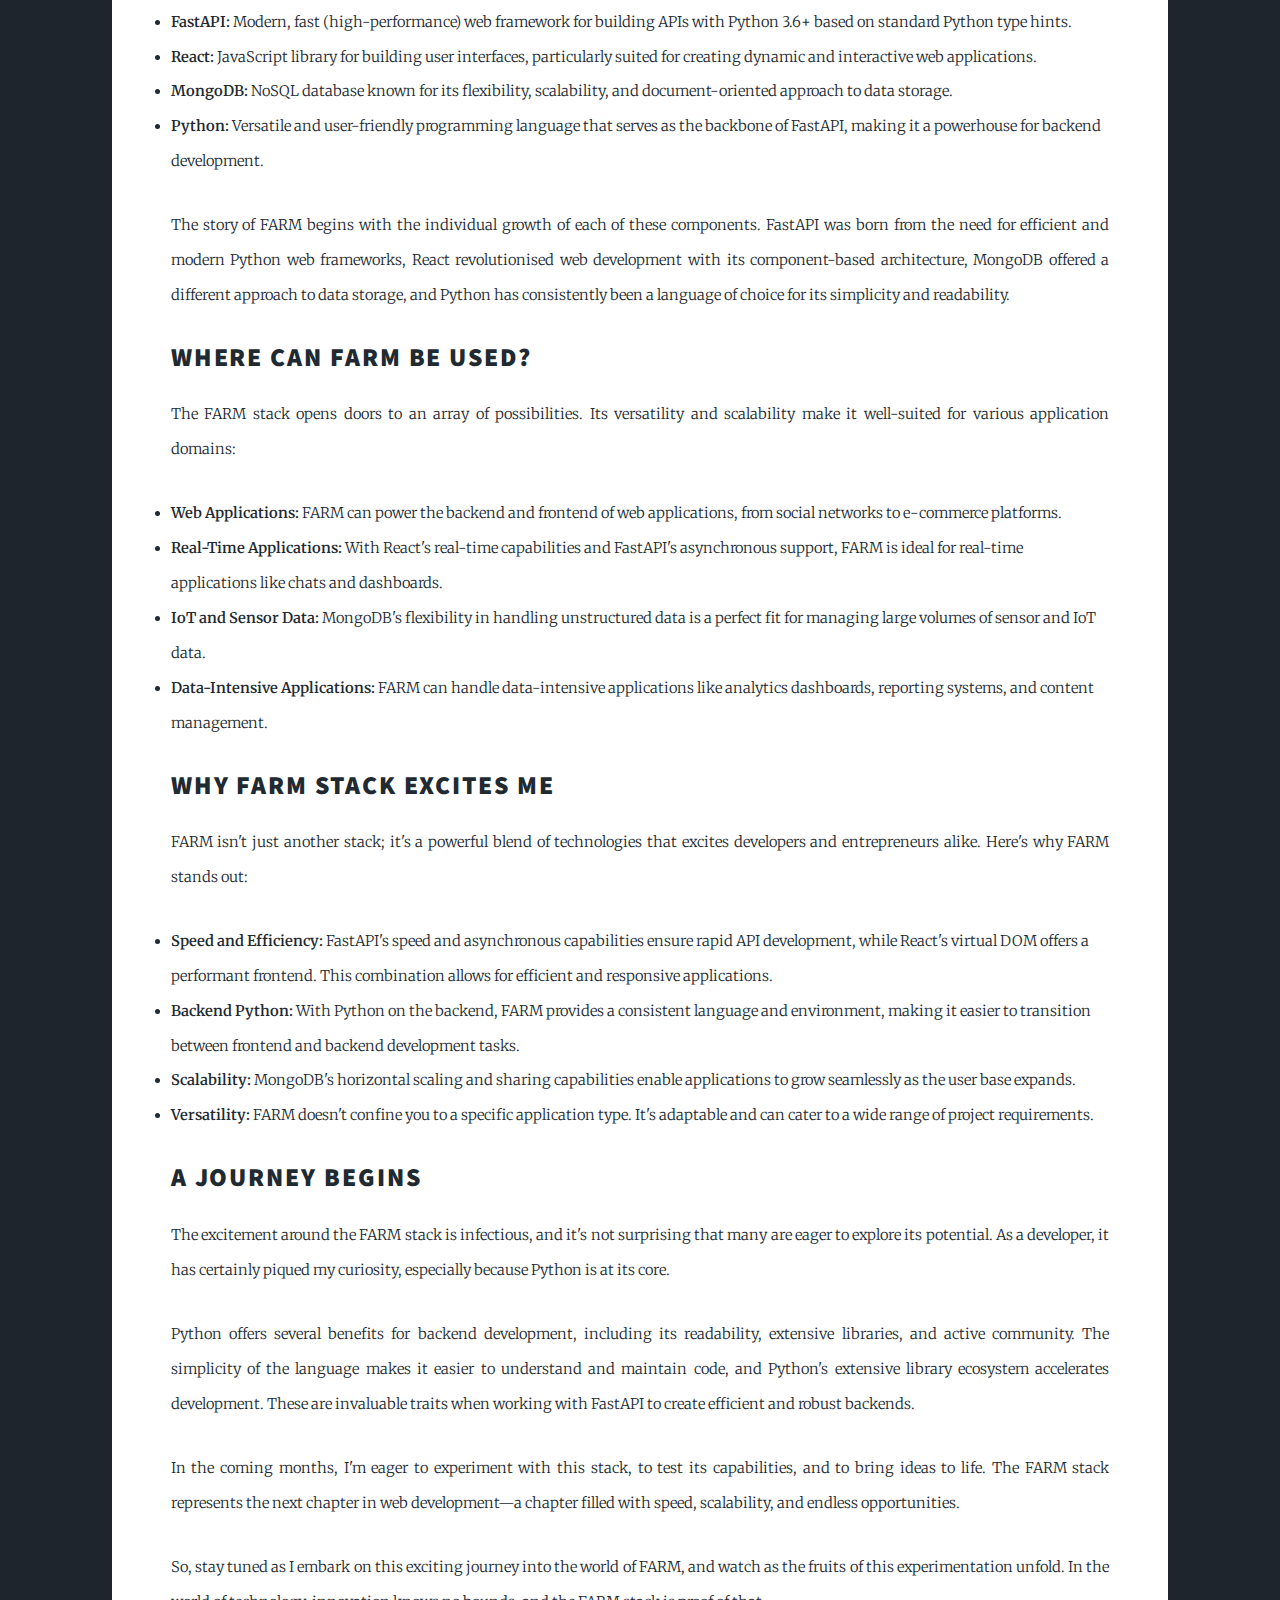
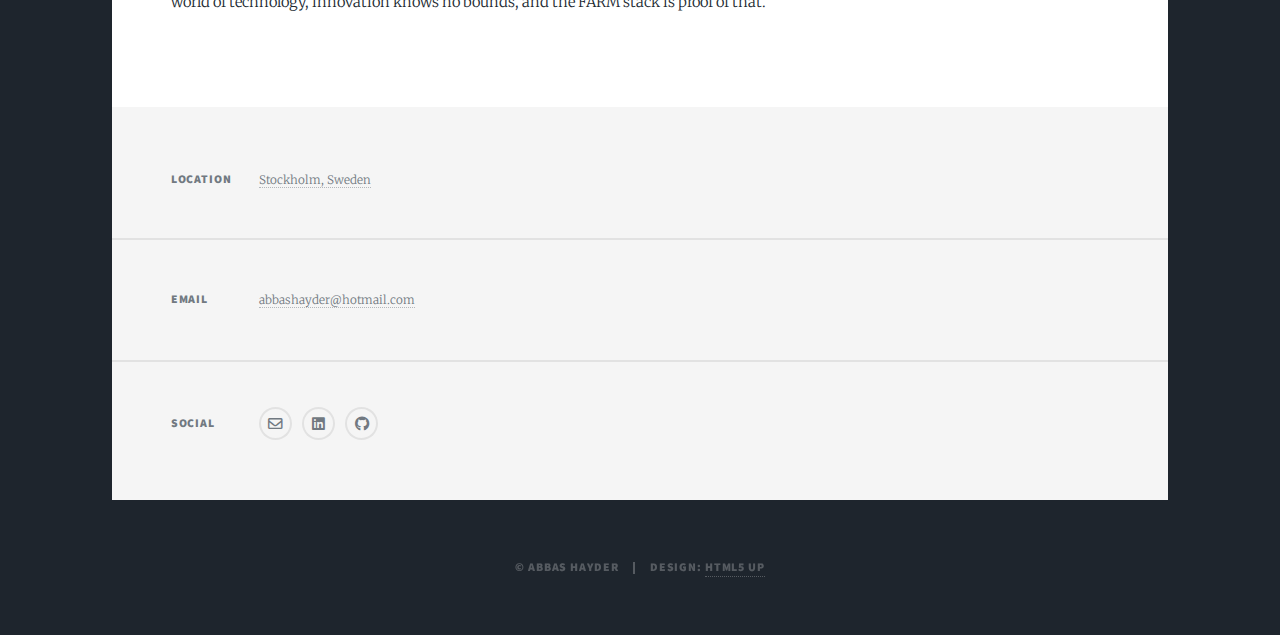
<file: posts/post_2023_08_22.html>
<!DOCTYPE HTML>
<!--
	Massively by HTML5 UP
	html5up.net | @ajlkn
	Free for personal and commercial use under the CCA 3.0 license (html5up.net/license)
-->
<html>
	<head>
		<title>Abbas Hayder</title>
		<meta charset="utf-8" />
		<meta name="viewport" content="width=device-width, initial-scale=1, user-scalable=no" />
		<link rel="stylesheet" href="../assets/css/main.css" />
		<noscript><link rel="stylesheet" href="../assets/css/noscript.css" /></noscript>
	</head>
	<body class="is-preload">

		<!-- Wrapper -->
			<div id="wrapper">

				<!-- Header -->
					<header id="header">
						<a href="../index.html#header" class="logo">Home</a>
					</header>

				<!-- Nav -->
					<nav id="nav">
						<ul class="links">
							<li class="active"><a href="../index.html#header">Home</a></li>
							<li><a href="../src/experience.html">Experience</a></li>
							<li><a href="../src/portfolio.html">Portfolio</a></li>
							<li><a href="../src/about.html">About</a></li>
							<li><a href="../src/contact.html">Contact</a></li>
						</ul>
						<ul class="icons">
							<li><a href="../src/resume.pdf" target="_blank" class="button small">Resume<span class="label"></span></a></li>
							<li><a href="mailto:abbashayder@hotmail.com" class="icon fa-envelope"><span class="label">Envelope</span></a></li>
							<li><a href="https://www.linkedin.com/in/abbas-hayder-3a2b7bab/" target="_blank" class="icon brands fa-linkedin"><span class="label">LinkedIn</span></a></li>
							<li><a href="https://github.com/Aquabbas?tab=repositories" target="_blank" class="icon brands fa-github"><span class="label">GitHub</span></a></li>
						</ul>
					</nav>

				<!-- Main -->
					<div id="main">

						<!-- Post -->
							<section class="post">
								<header class="major">
									<span class="date">Aug 22, 2023</span>
									<h1>
                                        Exploring the FARM Stack: A Fusion of Python, JavaScript & MongoDB<br />
									</h1>
									<p>
                                        In the ever-evolving landscape of web development, a new stack has emerged, promising speed, flexibility, and a world of possibilities. It goes by the name of FARM—a combination of FastAPI, React, MongoDB, and Python. Let's embark on a journey to understand the history, potential applications, and the excitement it ignites in the realm of technology.
                                    </p>

								</header>
								<div class="image main"><img src="../images/pic01.jpg" alt="" />
									<center>Photo by <a href="https://unsplash.com/@glenncarstenspeters?utm_content=creditCopyText&utm_medium=referral&utm_source=unsplash" target="_blank">Glenn Carstens-Peters</a> on <a href="https://unsplash.com/photos/person-using-macbook-pro-npxXWgQ33ZQ?utm_content=creditCopyText&utm_medium=referral&utm_source=unsplash" target="_blank">Unsplash</a></center>
								</div>
                                <h2>
                                    A Brief History
                                </h2>
                                <p>
                                    <li><strong>FastAPI:</strong> Modern, fast (high-performance) web framework for building APIs with Python 3.6+ based on standard Python type hints.</li>
                                    <li><strong>React:</strong> JavaScript library for building user interfaces, particularly suited for creating dynamic and interactive web applications.</li>
                                    <li><strong>MongoDB:</strong> NoSQL database known for its flexibility, scalability, and document-oriented approach to data storage.</li>
                                    <li><strong>Python:</strong> Versatile and user-friendly programming language that serves as the backbone of FastAPI, making it a powerhouse for backend development.</li>
                                </p>
                                <p>
                                    The story of FARM begins with the individual growth of each of these components. FastAPI was born from the need for efficient and modern Python web frameworks, React revolutionised web development with its component-based architecture, MongoDB offered a different approach to data storage, and Python has consistently been a language of choice for its simplicity and readability.
                                </p>

                                <h2>Where Can FARM Be Used?</h2>
								<p>The FARM stack opens doors to an array of possibilities. Its versatility and scalability make it well-suited for various application domains:</p>
								<p>
                                    <li><strong>Web Applications:</strong> FARM can power the backend and frontend of web applications, from social networks to e-commerce platforms.</li>
                                    <li><strong>Real-Time Applications:</strong> With React's real-time capabilities and FastAPI's asynchronous support, FARM is ideal for real-time applications like chats and dashboards.</li>
                                    <li><strong>IoT and Sensor Data:</strong> MongoDB's flexibility in handling unstructured data is a perfect fit for managing large volumes of sensor and IoT data.</li>
                                    <li><strong>Data-Intensive Applications:</strong> FARM can handle data-intensive applications like analytics dashboards, reporting systems, and content management.</li>
                                </p>

                                <h2>Why FARM Stack Excites Me</h2>
								<p>FARM isn't just another stack; it's a powerful blend of technologies that excites developers and entrepreneurs alike. Here's why FARM stands out:</p>
								<p>
                                    <li><strong>Speed and Efficiency:</strong> FastAPI's speed and asynchronous capabilities ensure rapid API development, while React's virtual DOM offers a performant frontend. This combination allows for efficient and responsive applications.</li>
                                    <li><strong>Backend Python:</strong> With Python on the backend, FARM provides a consistent language and environment, making it easier to transition between frontend and backend development tasks.</li>
                                    <li><strong>Scalability:</strong> MongoDB's horizontal scaling and sharing capabilities enable applications to grow seamlessly as the user base expands.</li>
                                    <li><strong>Versatility:</strong> FARM doesn't confine you to a specific application type. It's adaptable and can cater to a wide range of project requirements.</li>
                                </p>

                                <h2>A Journey Begins</h2>
								<p>The excitement around the FARM stack is infectious, and it's not surprising that many are eager to explore its potential. As a developer, it has certainly piqued my curiosity, especially because Python is at its core.</p>
								<p>Python offers several benefits for backend development, including its readability, extensive libraries, and active community. The simplicity of the language makes it easier to understand and maintain code, and Python's extensive library ecosystem accelerates development. These are invaluable traits when working with FastAPI to create efficient and robust backends.</p>
                                <p>In the coming months, I'm eager to experiment with this stack, to test its capabilities, and to bring ideas to life. The FARM stack represents the next chapter in web development—a chapter filled with speed, scalability, and endless opportunities.</p>
                                <p>So, stay tuned as I embark on this exciting journey into the world of FARM, and watch as the fruits of this experimentation unfold. In the world of technology, innovation knows no bounds, and the FARM stack is proof of that.</p>

							</section>

					</div>

				<!-- Footer -->
					<footer id="footer">
						<section class="split contact">
							<section>
								<h3>Location</h3>
								<p><a>Stockholm, Sweden</a></p>
							</section>
							<section>
								<h3>Email</h3>
								<p><a>abbashayder@hotmail.com</a></p>
							</section>
							<section>
								<h3>Social</h3>
								<ul class="icons alt">
									<li><a href="mailto:abbashayder@hotmail.com" class="icon alt fa-envelope"><span class="label">Envelope</span></a></li>
									<li><a href="https://www.linkedin.com/in/abbas-hayder-3a2b7bab/" target="_blank" class="icon brands alt fa-linkedin"><span class="label">LinkedIn</span></a></li>
									<li><a href="https://github.com/Aquabbas?tab=repositories" target="_blank" class="icon brands alt fa-github"><span class="label">GitHub</span></a></li>
								</ul>
							</section>
						</section>
					</footer>

				<!-- Copyright -->
					<div id="copyright">
						<ul><li>&copy; Abbas Hayder</li><li>Design: <a href="https://html5up.net">HTML5 UP</a></li></ul>
					</div>

			</div>

		<!-- Scripts -->
			<script src="../assets/js/jquery.min.js"></script>
			<script src="../assets/js/jquery.scrollex.min.js"></script>
			<script src="../assets/js/jquery.scrolly.min.js"></script>
			<script src="../assets/js/browser.min.js"></script>
			<script src="../assets/js/breakpoints.min.js"></script>
			<script src="../assets/js/util.js"></script>
			<script src="../assets/js/main.js"></script>

	</body>
</html>
</file>
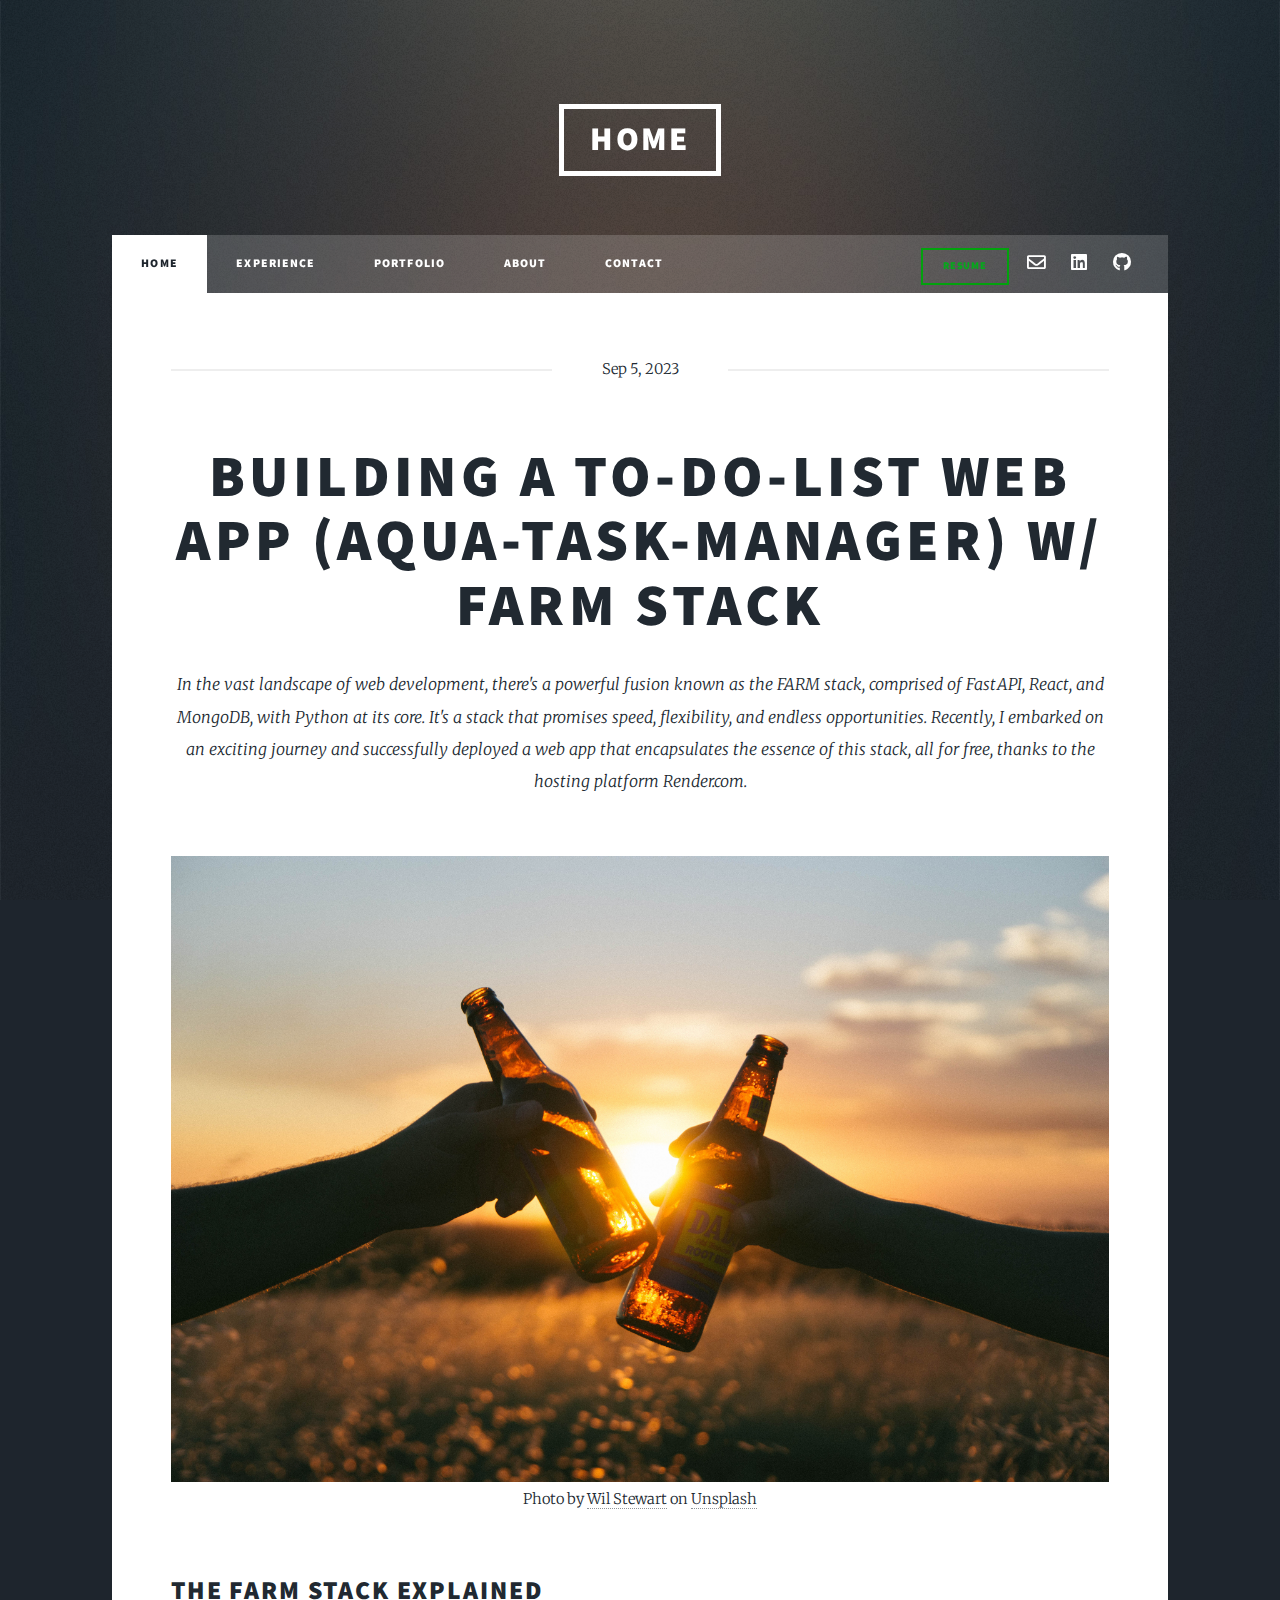
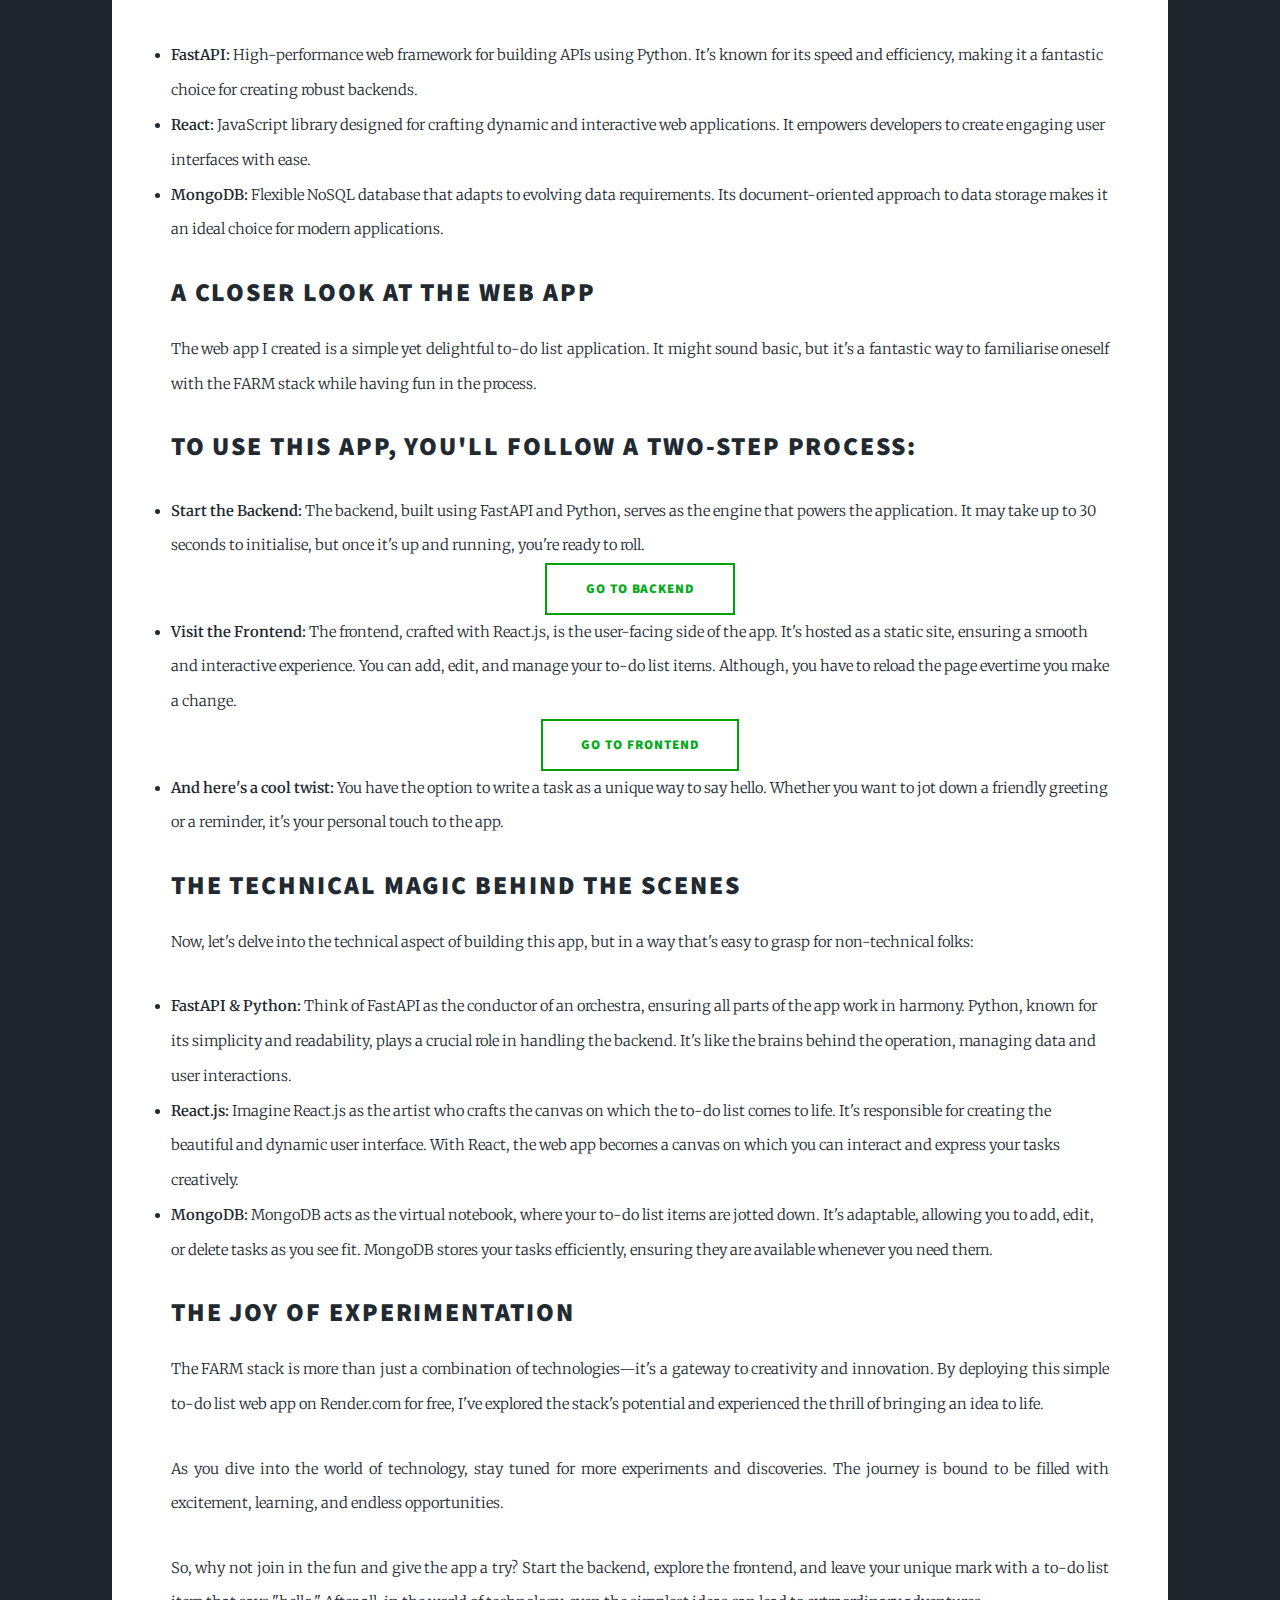
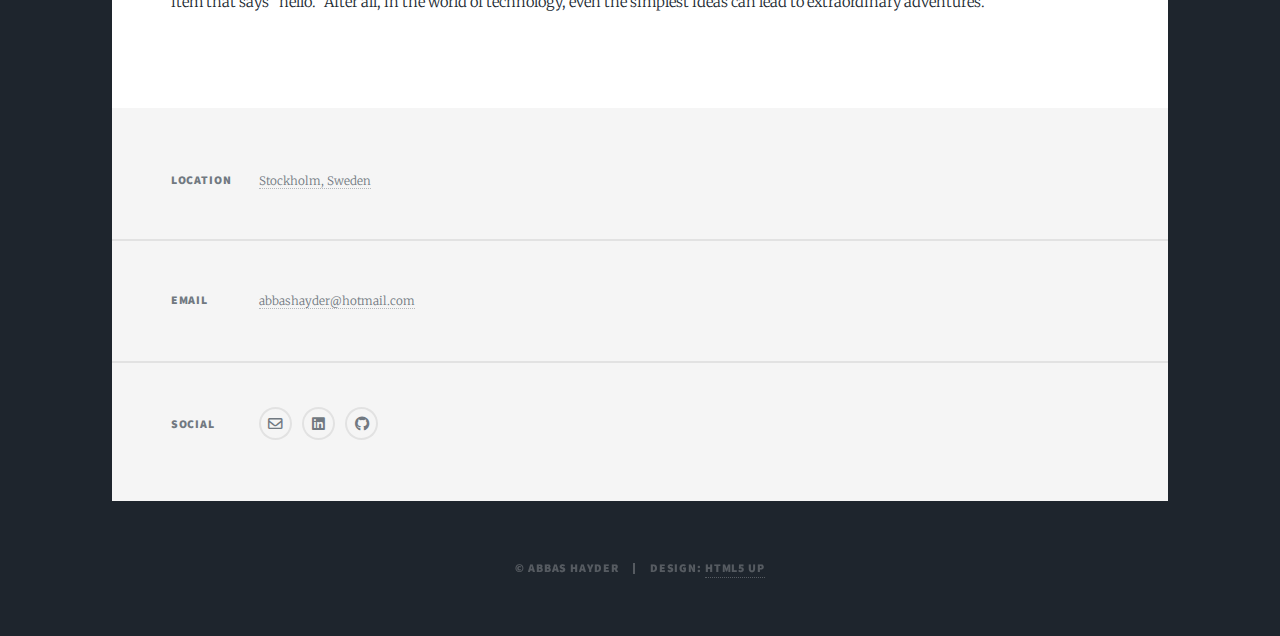
<file: posts/post_2023_09_05.html>
<!DOCTYPE HTML>
<!--
	Massively by HTML5 UP
	html5up.net | @ajlkn
	Free for personal and commercial use under the CCA 3.0 license (html5up.net/license)
-->
<html>
	<head>
		<title>Abbas Hayder</title>
		<meta charset="utf-8" />
		<meta name="viewport" content="width=device-width, initial-scale=1, user-scalable=no" />
		<link rel="stylesheet" href="../assets/css/main.css" />
		<noscript><link rel="stylesheet" href="../assets/css/noscript.css" /></noscript>
	</head>
	<body class="is-preload">

		<!-- Wrapper -->
			<div id="wrapper">

				<!-- Header -->
					<header id="header">
						<a href="../index.html#header" class="logo">Home</a>
					</header>

				<!-- Nav -->
					<nav id="nav">
						<ul class="links">
							<li class="active"><a href="../index.html#header">Home</a></li>
							<li><a href="../src/experience.html">Experience</a></li>
							<li><a href="../src/portfolio.html">Portfolio</a></li>
							<li><a href="../src/about.html">About</a></li>
							<li><a href="../src/contact.html">Contact</a></li>
						</ul>
						<ul class="icons">
							<li><a href="../src/resume.pdf" target="_blank" class="button small">Resume<span class="label"></span></a></li>
							<li><a href="mailto:abbashayder@hotmail.com" class="icon fa-envelope"><span class="label">Envelope</span></a></li>
							<li><a href="https://www.linkedin.com/in/abbas-hayder-3a2b7bab/" target="_blank" class="icon brands fa-linkedin"><span class="label">LinkedIn</span></a></li>
							<li><a href="https://github.com/Aquabbas?tab=repositories" target="_blank" class="icon brands fa-github"><span class="label">GitHub</span></a></li>
						</ul>
					</nav>

				<!-- Main -->
					<div id="main">

						<!-- Post -->
							<section class="post">
								<header class="major">
									<span class="date">Sep 5, 2023</span>
									<h1>Building a To-Do-List Web App (Aqua-Task-Manager) w/ FARM Stack<br />
									</h1>
									<p>In the vast landscape of web development, there's a powerful fusion known as the FARM stack, comprised of FastAPI, React, and MongoDB, with Python at its core. It's a stack that promises speed, flexibility, and endless opportunities. Recently, I embarked on an exciting journey and successfully deployed a web app that encapsulates the essence of this stack, all for free, thanks to the hosting platform Render.com.</p>
								</header>
								<div class="image main"><img src="../images/pic02.jpg" alt="" />
									<center>Photo by <a href="https://unsplash.com/@wilstewart3?utm_content=creditCopyText&utm_medium=referral&utm_source=unsplash" target="_blank">Wil Stewart</a> on <a href="https://unsplash.com/photos/photography-of-person-holding-glass-bottles-during-sunset-UErWoQEoMrc?utm_content=creditCopyText&utm_medium=referral&utm_source=unsplash" target="_blank">Unsplash</a></center>
								</div>
								<h2>
									The FARM Stack Explained
                                </h2>
                                <p>
                                    <li><strong>FastAPI:</strong> High-performance web framework for building APIs using Python. It's known for its speed and efficiency, making it a fantastic choice for creating robust backends.</li>
                                    <li><strong>React:</strong> JavaScript library designed for crafting dynamic and interactive web applications. It empowers developers to create engaging user interfaces with ease.</li>
                                    <li><strong>MongoDB:</strong> Flexible NoSQL database that adapts to evolving data requirements. Its document-oriented approach to data storage makes it an ideal choice for modern applications.</li>
                                </p>

								<h2>
									A Closer Look at the Web App
								</h2>
                                <p>
									The web app I created is a simple yet delightful to-do list application. It might sound basic, but it's a fantastic way to familiarise oneself with the FARM stack while having fun in the process.
                                </p>

								<h2>
									To use this app, you'll follow a two-step process:
								</h2>
								<p>
									<li><strong>Start the Backend:</strong> The backend, built using FastAPI and Python, serves as the engine that powers the application. It may take up to 30 seconds to initialise, but once it's up and running, you're ready to roll.</li>
									<center><a href="https://aqua-task-manager-server.onrender.com" target="_blank" class="button large">Go to Backend<span class="label"></span></a></center>

									<li><strong>Visit the Frontend:</strong> The frontend, crafted with React.js, is the user-facing side of the app. It's hosted as a static site, ensuring a smooth and interactive experience. You can add, edit, and manage your to-do list items. Although, you have to reload the page evertime you make a change. </li>
									<center><a href="https://aqua-task-manager.onrender.com" target="_blank" class="button large">Go to Frontend<span class="label"></span></a></center>

									<li><strong>And here's a cool twist:</strong> You have the option to write a task as a unique way to say hello. Whether you want to jot down a friendly greeting or a reminder, it's your personal touch to the app.</li>
								</p>
								
								<h2>
									The Technical Magic Behind the Scenes
								</h2>
								<p>Now, let's delve into the technical aspect of building this app, but in a way that's easy to grasp for non-technical folks: </p>
								<p>
									<li><strong>FastAPI & Python:</strong> Think of FastAPI as the conductor of an orchestra, ensuring all parts of the app work in harmony. Python, known for its simplicity and readability, plays a crucial role in handling the backend. It's like the brains behind the operation, managing data and user interactions.</li>
									<li><strong>React.js:</strong> Imagine React.js as the artist who crafts the canvas on which the to-do list comes to life. It's responsible for creating the beautiful and dynamic user interface. With React, the web app becomes a canvas on which you can interact and express your tasks creatively.</li>
									<li><strong>MongoDB:</strong> MongoDB acts as the virtual notebook, where your to-do list items are jotted down. It's adaptable, allowing you to add, edit, or delete tasks as you see fit. MongoDB stores your tasks efficiently, ensuring they are available whenever you need them.</li>
								</p>
								<h2>The Joy of Experimentation</h2>
								<p>The FARM stack is more than just a combination of technologies—it's a gateway to creativity and innovation. By deploying this simple to-do list web app on Render.com for free, I've explored the stack's potential and experienced the thrill of bringing an idea to life.</p>
								<p>As you dive into the world of technology, stay tuned for more experiments and discoveries. The journey is bound to be filled with excitement, learning, and endless opportunities.</p>
								<p>So, why not join in the fun and give the app a try? Start the backend, explore the frontend, and leave your unique mark with a to-do list item that says "hello." After all, in the world of technology, even the simplest ideas can lead to extraordinary adventures.</p>
							</section>

					</div>

				<!-- Footer -->
					<footer id="footer">
						<section class="split contact">
							<section>
								<h3>Location</h3>
								<p><a>Stockholm, Sweden</a></p>
							</section>
							<section>
								<h3>Email</h3>
								<p><a>abbashayder@hotmail.com</a></p>
							</section>
							<section>
								<h3>Social</h3>
								<ul class="icons alt">
									<li><a href="mailto:abbashayder@hotmail.com" class="icon alt fa-envelope"><span class="label">Envelope</span></a></li>
									<li><a href="https://www.linkedin.com/in/abbas-hayder-3a2b7bab/" target="_blank" class="icon brands alt fa-linkedin"><span class="label">LinkedIn</span></a></li>
									<li><a href="https://github.com/Aquabbas?tab=repositories" target="_blank" class="icon brands alt fa-github"><span class="label">GitHub</span></a></li>
								</ul>
							</section>
						</section>
					</footer>

				<!-- Copyright -->
					<div id="copyright">
						<ul><li>&copy; Abbas Hayder</li><li>Design: <a href="https://html5up.net">HTML5 UP</a></li></ul>
					</div>

			</div>

		<!-- Scripts -->
			<script src="../assets/js/jquery.min.js"></script>
			<script src="../assets/js/jquery.scrollex.min.js"></script>
			<script src="../assets/js/jquery.scrolly.min.js"></script>
			<script src="../assets/js/browser.min.js"></script>
			<script src="../assets/js/breakpoints.min.js"></script>
			<script src="../assets/js/util.js"></script>
			<script src="../assets/js/main.js"></script>

	</body>
</html>
</file>
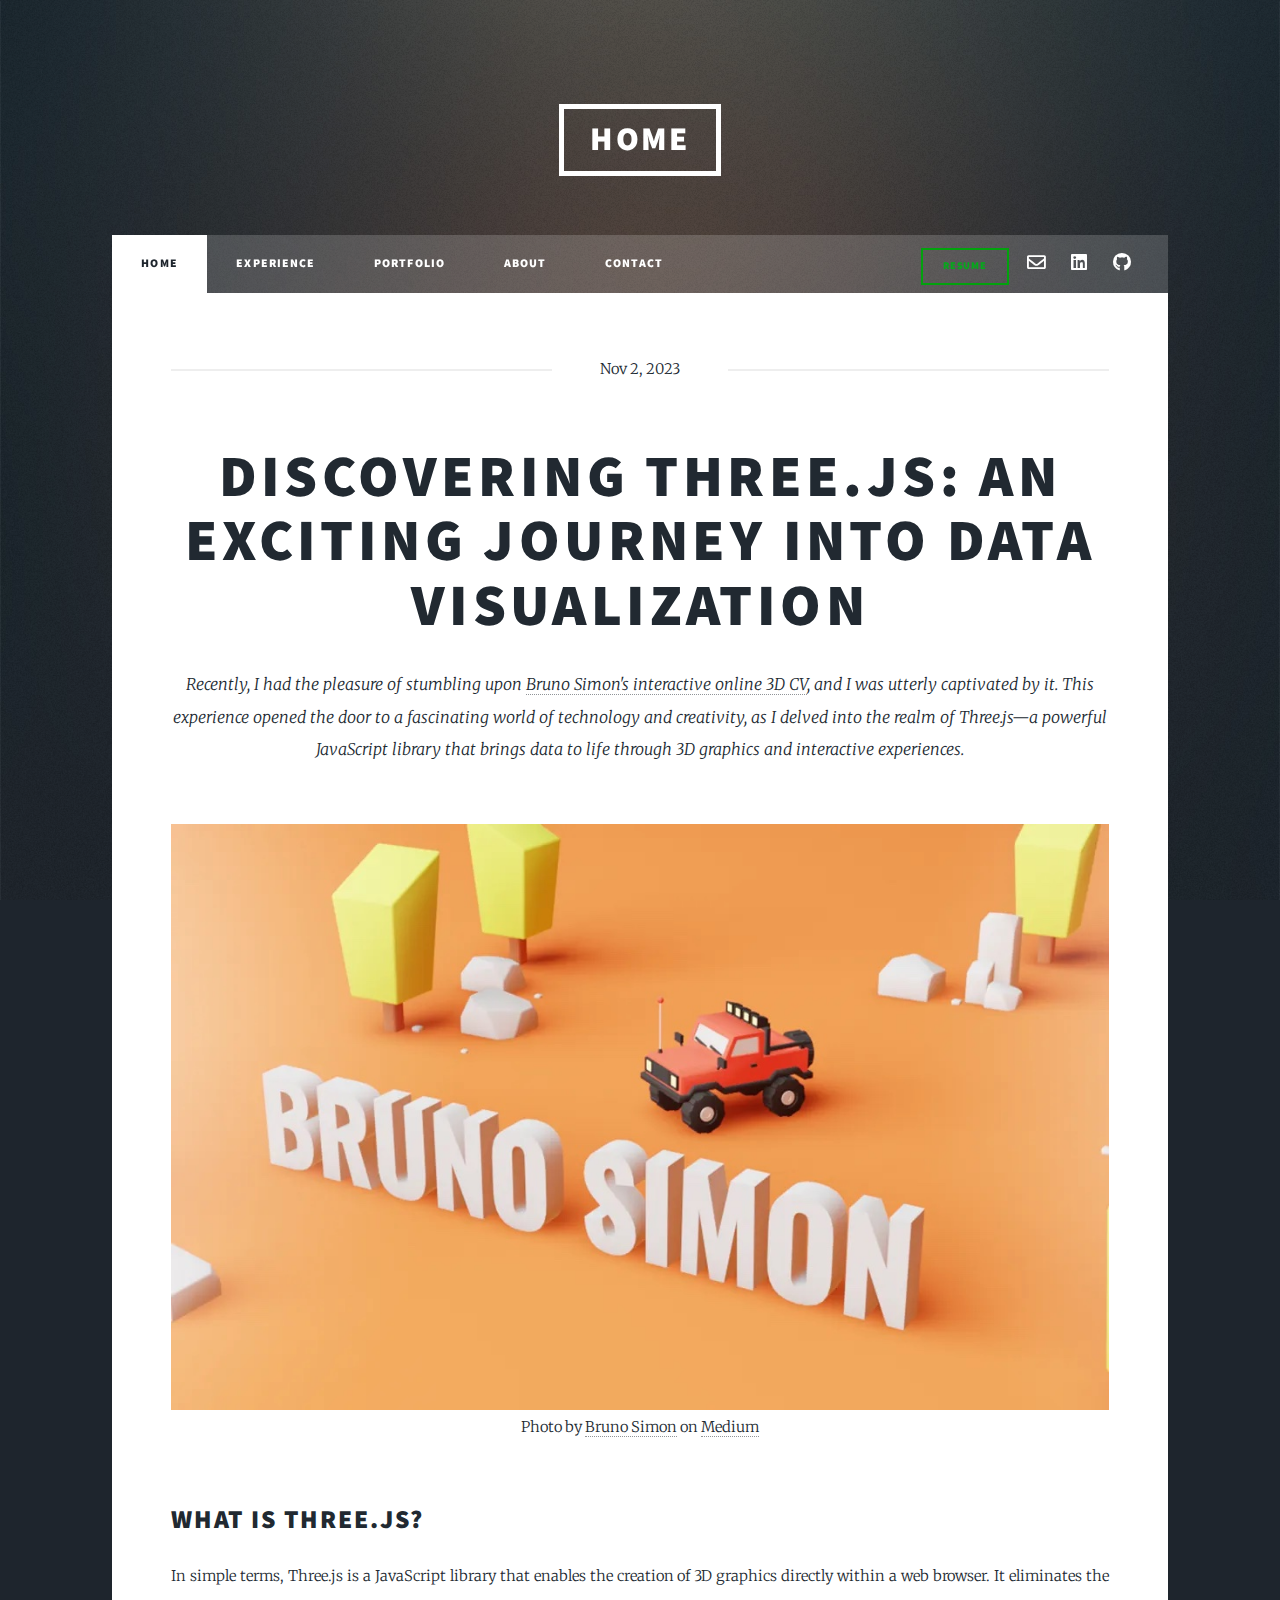
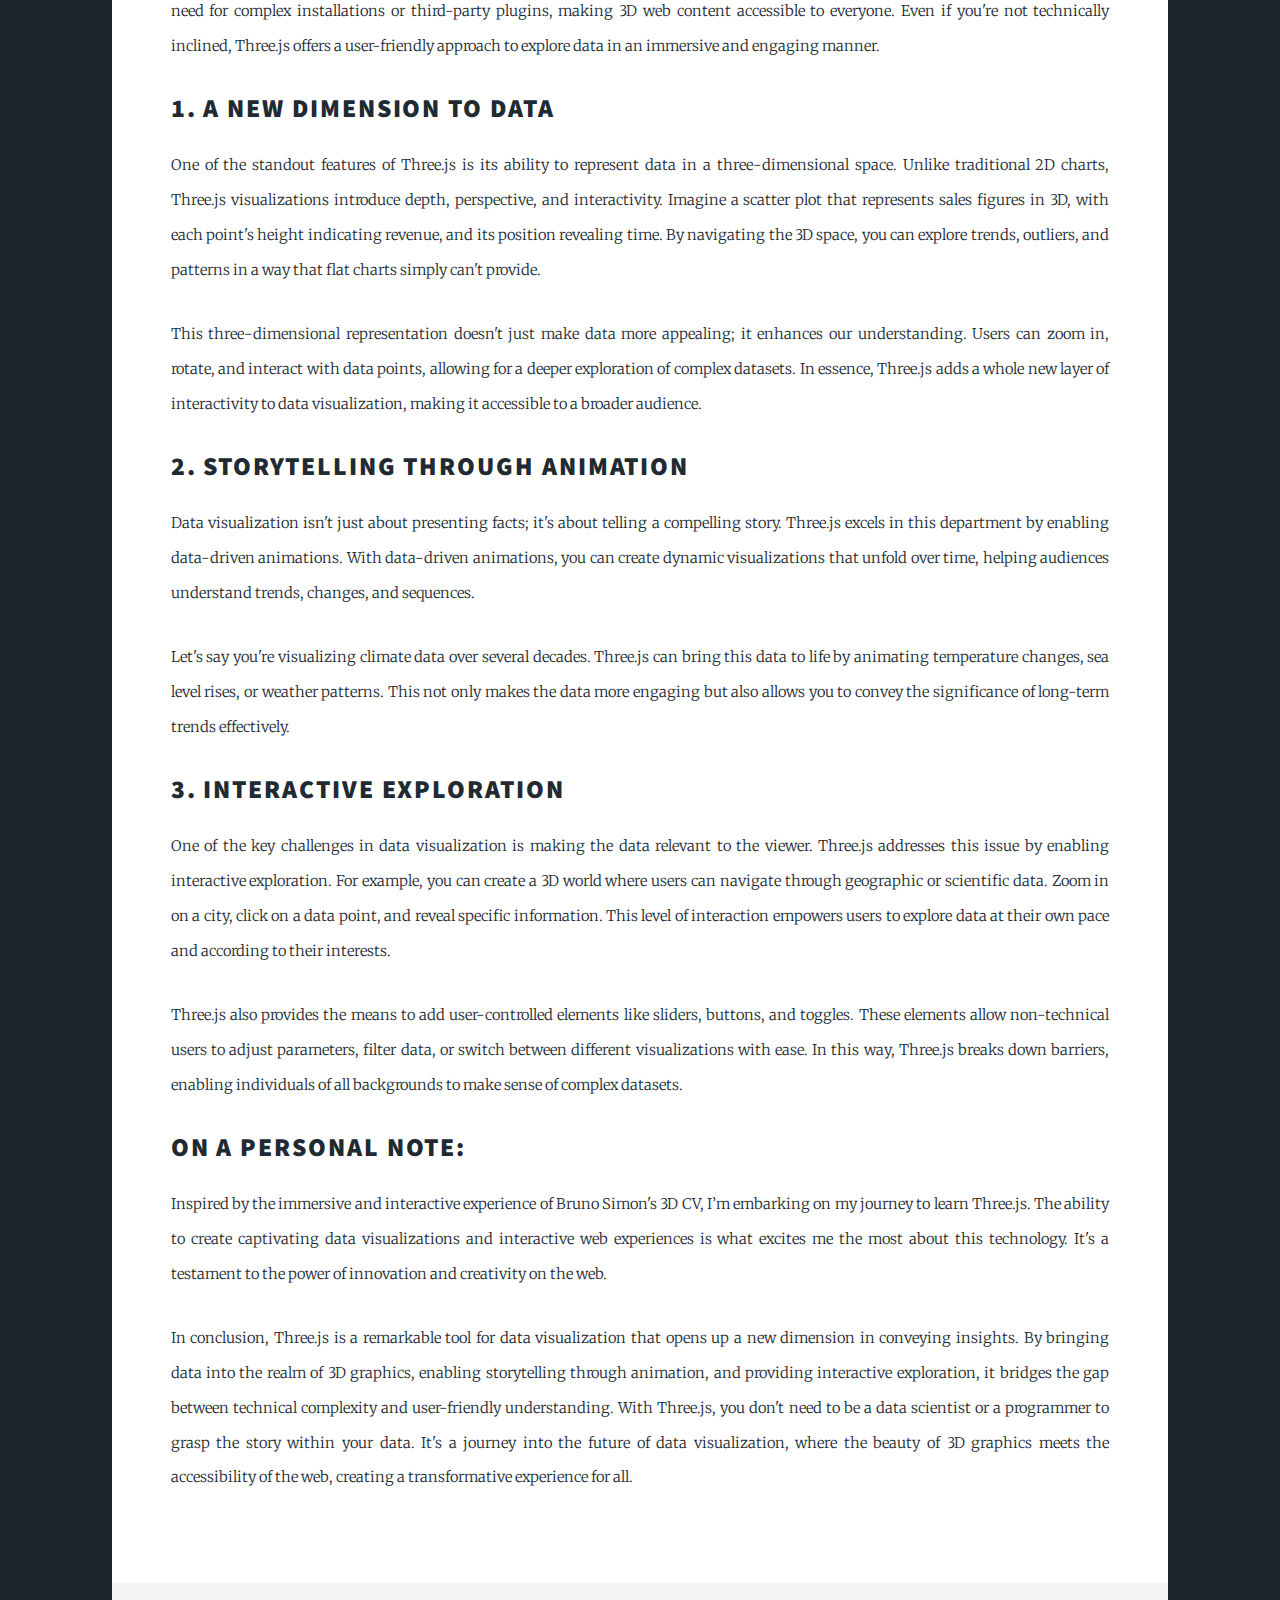
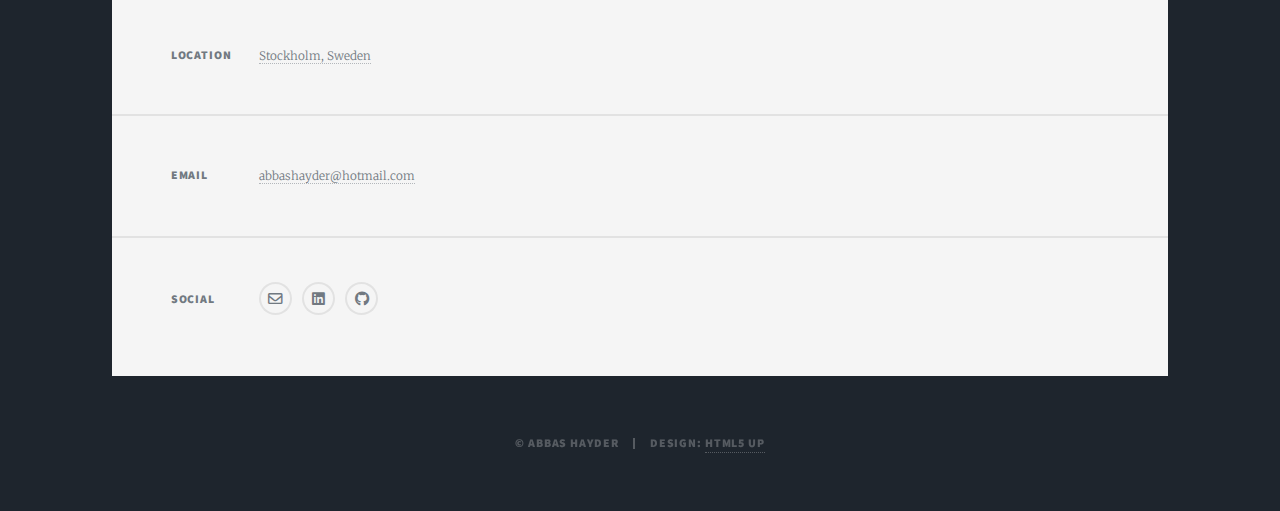
<file: posts/post_2023_11_02.html>
<!DOCTYPE HTML>
<!--
	Massively by HTML5 UP
	html5up.net | @ajlkn
	Free for personal and commercial use under the CCA 3.0 license (html5up.net/license)
-->
<html>
	<head>
		<title>Abbas Hayder</title>
		<meta charset="utf-8" />
		<meta name="viewport" content="width=device-width, initial-scale=1, user-scalable=no" />
		<link rel="stylesheet" href="../assets/css/main.css" />
		<noscript><link rel="stylesheet" href="../assets/css/noscript.css" /></noscript>
	</head>
	<body class="is-preload">

		<!-- Wrapper -->
			<div id="wrapper">

				<!-- Header -->
					<header id="header">
						<a href="../index.html#header" class="logo">Home</a>
					</header>
					
				<!-- Nav -->
					<nav id="nav">
						<ul class="links">
							<li class="active"><a href="../index.html#header">Home</a></li>
							<li><a href="../src/experience.html">Experience</a></li>
							<li><a href="../src/portfolio.html">Portfolio</a></li>
							<li><a href="../src/about.html">About</a></li>
							<li><a href="../src/contact.html">Contact</a></li>
						</ul>
						<ul class="icons">
							<li><a href="../src/resume.pdf" target="_blank" class="button small">Resume<span class="label"></span></a></li>
							<li><a href="mailto:abbashayder@hotmail.com" class="icon fa-envelope"><span class="label">Envelope</span></a></li>
							<li><a href="https://www.linkedin.com/in/abbas-hayder-3a2b7bab/" target="_blank" class="icon brands fa-linkedin"><span class="label">LinkedIn</span></a></li>
							<li><a href="https://github.com/Aquabbas?tab=repositories" target="_blank" class="icon brands fa-github"><span class="label">GitHub</span></a></li>
						</ul>
					</nav>

				<!-- Main -->
					<div id="main">

						<!-- Post -->
							<section class="post">
								<header class="major">
									<span class="date">Nov 2, 2023</span>
									<h1>Discovering Three.js: An Exciting Journey into Data Visualization<br />
									</h1>
									<p>Recently, I had the pleasure of stumbling upon
										<a href="https://bruno-simon.com/" target="_blank">Bruno Simon's interactive online 3D CV</a>,
										and I was utterly captivated by it. 
										This experience opened the door to a fascinating world of technology and creativity, as I delved into the realm of Three.js—a powerful JavaScript library that brings data to life through 3D graphics and interactive experiences.</p>
								</header>
								<div class="image main"><img src="../images/pic03.jpg" alt="" />
									<center>Photo by <a href="https://twitter.com/bruno_simon?lang=en" target="_blank">Bruno Simon</a> on <a href="https://medium.com/@bruno_simon/bruno-simon-portfolio-case-study-960402cc259b" target="_blank">Medium</a></center>
								</div>
								<h2>What is Three.js?</h2>
								<p>
									In simple terms, Three.js is a JavaScript library that enables the creation of 3D graphics directly within a web browser. It eliminates the need for complex installations or third-party plugins, making 3D web content accessible to everyone. Even if you're not technically inclined, Three.js offers a user-friendly approach to explore data in an immersive and engaging manner.
								</p>

								<h2>1. A New Dimension to Data</h2>
								<p>
									One of the standout features of Three.js is its ability to represent data in a three-dimensional space. Unlike traditional 2D charts, Three.js visualizations introduce depth, perspective, and interactivity. Imagine a scatter plot that represents sales figures in 3D, with each point's height indicating revenue, and its position revealing time. By navigating the 3D space, you can explore trends, outliers, and patterns in a way that flat charts simply can't provide.
								</p>
								<p>
									This three-dimensional representation doesn't just make data more appealing; it enhances our understanding. Users can zoom in, rotate, and interact with data points, allowing for a deeper exploration of complex datasets. In essence, Three.js adds a whole new layer of interactivity to data visualization, making it accessible to a broader audience.
								</p>

								<h2>2. Storytelling through Animation</h2>
								<p>
									Data visualization isn't just about presenting facts; it's about telling a compelling story. Three.js excels in this department by enabling data-driven animations. With data-driven animations, you can create dynamic visualizations that unfold over time, helping audiences understand trends, changes, and sequences.
								</p>
								<p>
									Let's say you're visualizing climate data over several decades. Three.js can bring this data to life by animating temperature changes, sea level rises, or weather patterns. This not only makes the data more engaging but also allows you to convey the significance of long-term trends effectively.
								</p>

								<h2>3. Interactive Exploration</h2>
								<p>
									One of the key challenges in data visualization is making the data relevant to the viewer. Three.js addresses this issue by enabling interactive exploration. For example, you can create a 3D world where users can navigate through geographic or scientific data. Zoom in on a city, click on a data point, and reveal specific information. This level of interaction empowers users to explore data at their own pace and according to their interests.
								</p>
								<p>
									Three.js also provides the means to add user-controlled elements like sliders, buttons, and toggles. These elements allow non-technical users to adjust parameters, filter data, or switch between different visualizations with ease. In this way, Three.js breaks down barriers, enabling individuals of all backgrounds to make sense of complex datasets.
								</p>

								<h2>On a Personal Note:</h2>
								<p>
									Inspired by the immersive and interactive experience of Bruno Simon's 3D CV, I’m embarking on my journey to learn Three.js. The ability to create captivating data visualizations and interactive web experiences is what excites me the most about this technology. It's a testament to the power of innovation and creativity on the web.
								</p>
								<p>
									In conclusion, Three.js is a remarkable tool for data visualization that opens up a new dimension in conveying insights. By bringing data into the realm of 3D graphics, enabling storytelling through animation, and providing interactive exploration, it bridges the gap between technical complexity and user-friendly understanding. With Three.js, you don't need to be a data scientist or a programmer to grasp the story within your data. It's a journey into the future of data visualization, where the beauty of 3D graphics meets the accessibility of the web, creating a transformative experience for all.
								</p>
							</section>

					</div>

				<!-- Footer -->
					<footer id="footer">
						<section class="split contact">
							<section>
								<h3>Location</h3>
								<p><a>Stockholm, Sweden</a></p>
							</section>
							<section>
								<h3>Email</h3>
								<p><a>abbashayder@hotmail.com</a></p>
							</section>
							<section>
								<h3>Social</h3>
								<ul class="icons alt">
									<li><a href="mailto:abbashayder@hotmail.com" class="icon alt fa-envelope"><span class="label">Envelope</span></a></li>
									<li><a href="https://www.linkedin.com/in/abbas-hayder-3a2b7bab/" target="_blank" class="icon brands alt fa-linkedin"><span class="label">LinkedIn</span></a></li>
									<li><a href="https://github.com/Aquabbas?tab=repositories" target="_blank" class="icon brands alt fa-github"><span class="label">GitHub</span></a></li>
								</ul>
							</section>
						</section>
					</footer>

				<!-- Copyright -->
					<div id="copyright">
						<ul><li>&copy; Abbas Hayder</li><li>Design: <a href="https://html5up.net">HTML5 UP</a></li></ul>
					</div>

			</div>

		<!-- Scripts -->
			<script src="../assets/js/jquery.min.js"></script>
			<script src="../assets/js/jquery.scrollex.min.js"></script>
			<script src="../assets/js/jquery.scrolly.min.js"></script>
			<script src="../assets/js/browser.min.js"></script>
			<script src="../assets/js/breakpoints.min.js"></script>
			<script src="../assets/js/util.js"></script>
			<script src="../assets/js/main.js"></script>

	</body>
</html>
</file>
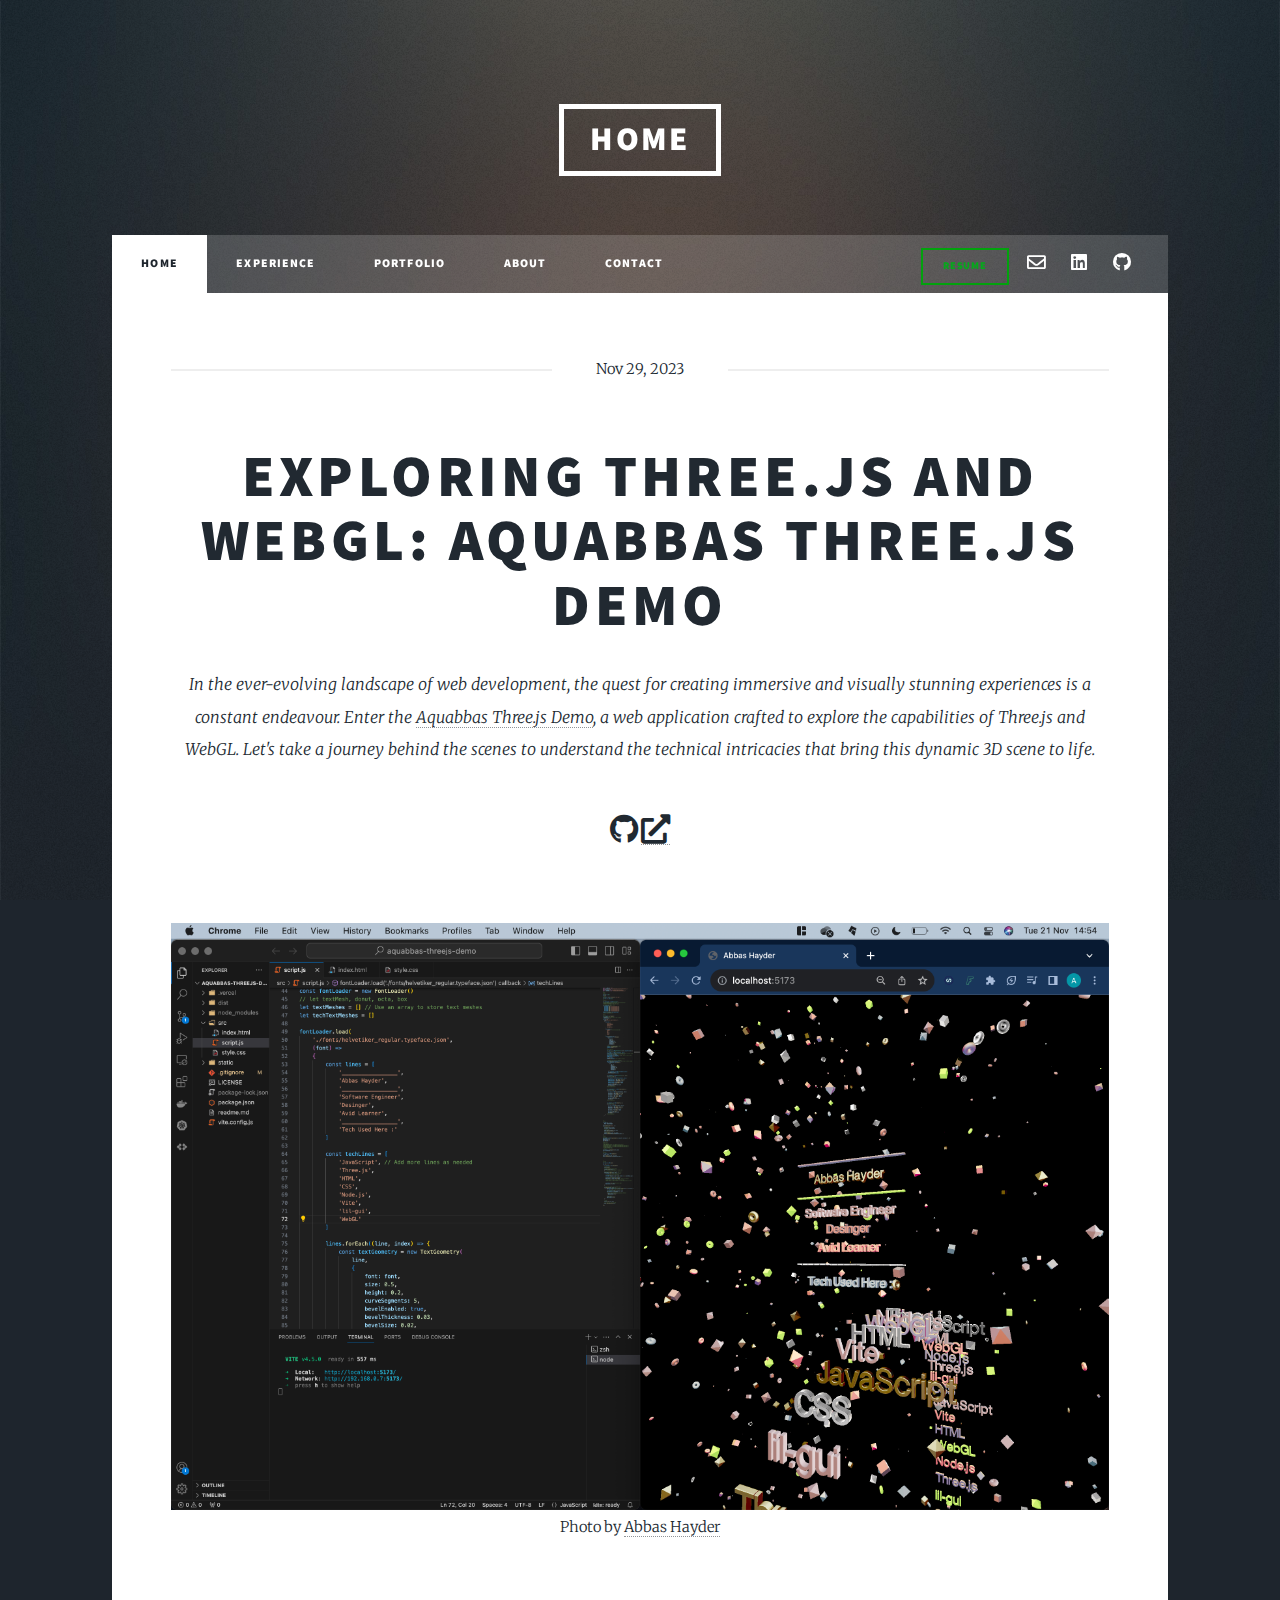
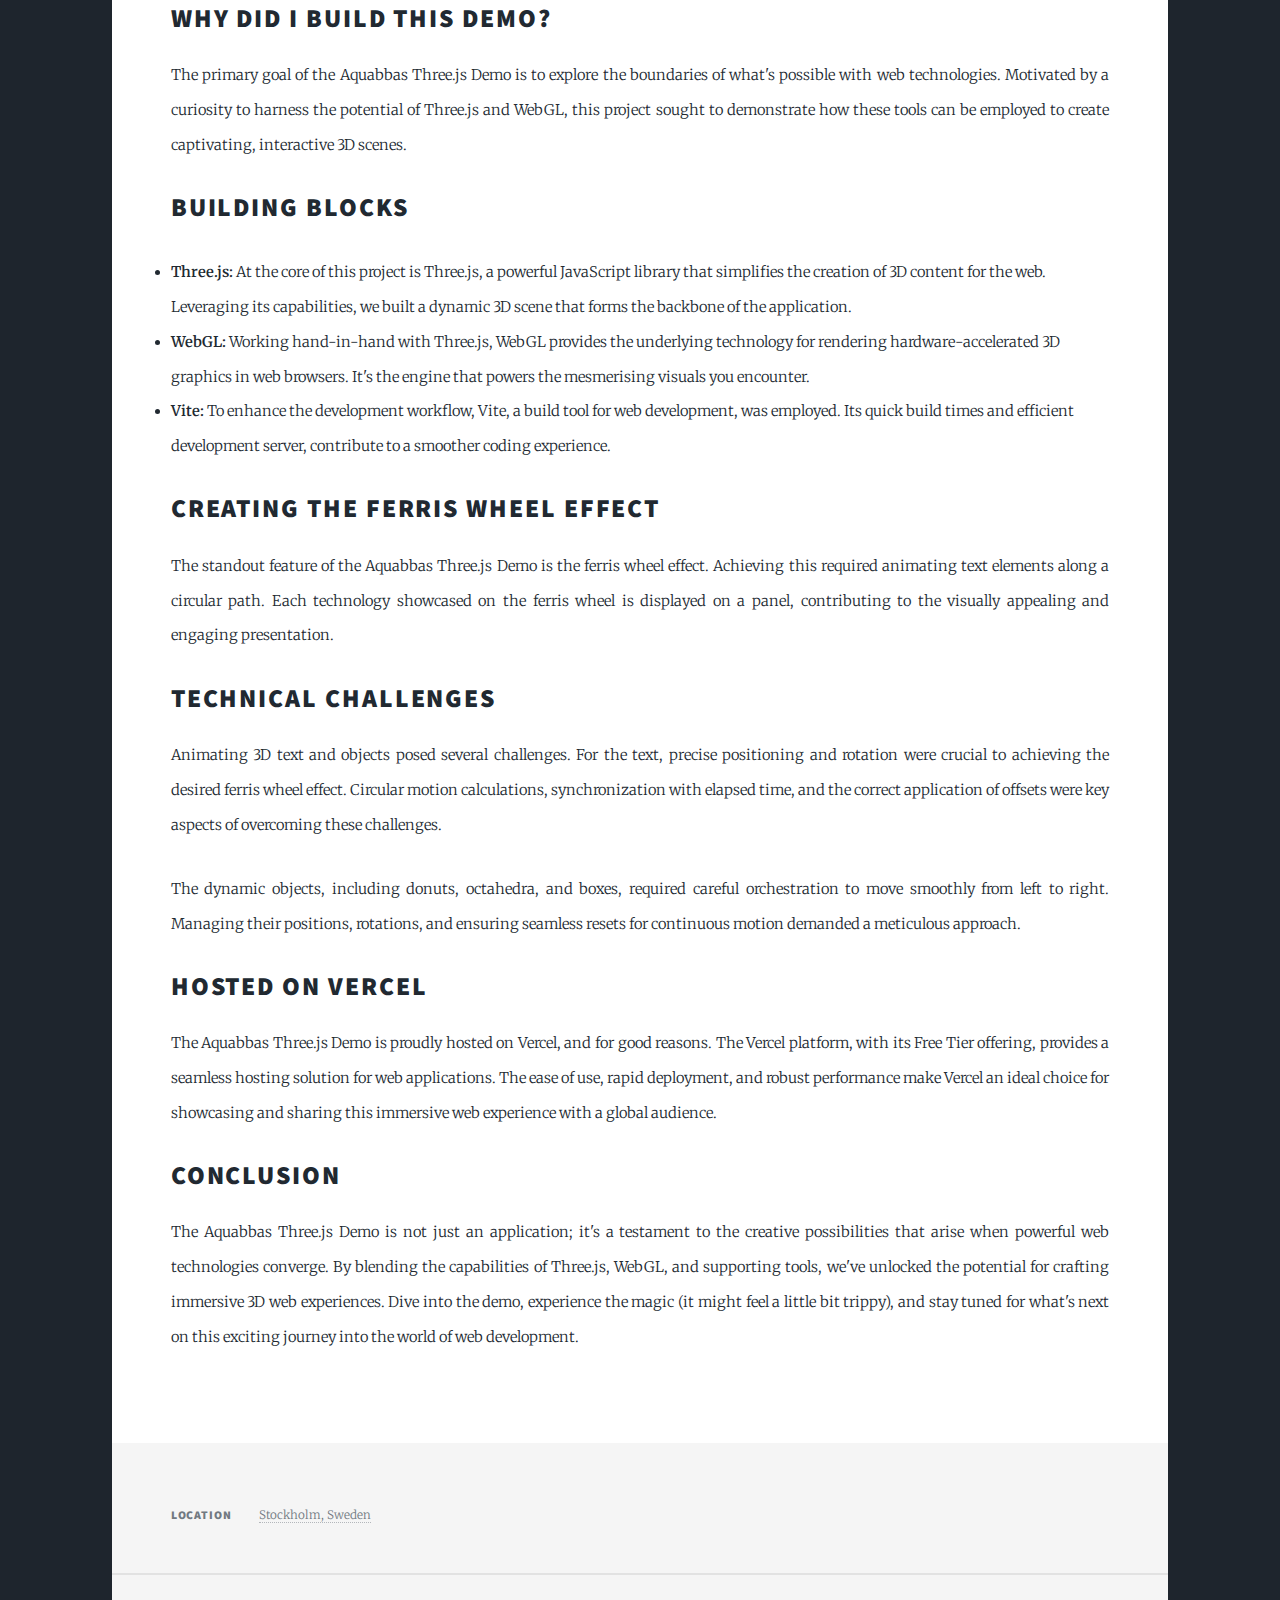
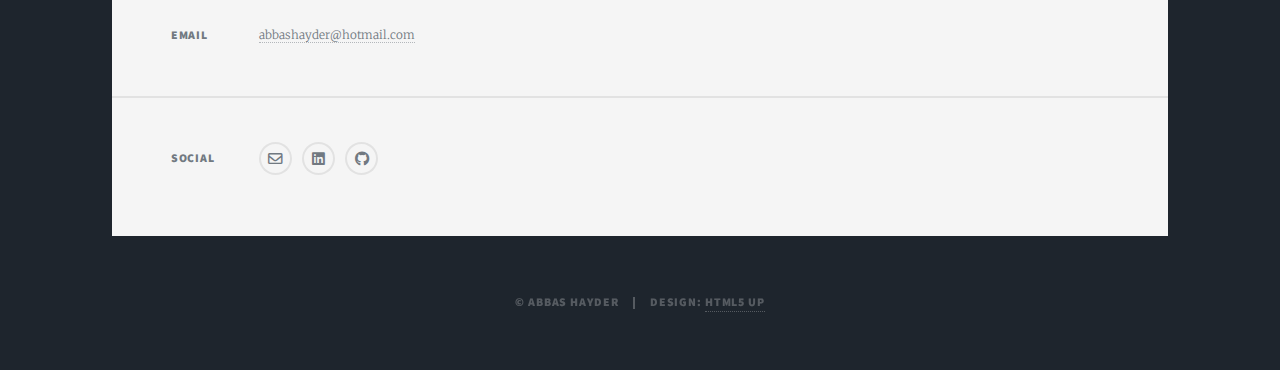
<file: posts/post_2023_11_29.html>
<!DOCTYPE HTML>
<!--
	Massively by HTML5 UP
	html5up.net | @ajlkn
	Free for personal and commercial use under the CCA 3.0 license (html5up.net/license)
-->
<html>
	<head>
		<title>Abbas Hayder</title>
		<meta charset="utf-8" />
		<meta name="viewport" content="width=device-width, initial-scale=1, user-scalable=no" />
		<link rel="stylesheet" href="../assets/css/main.css" />
		<noscript><link rel="stylesheet" href="../assets/css/noscript.css" /></noscript>
	</head>
	<body class="is-preload">

		<!-- Wrapper -->
			<div id="wrapper">

				<!-- Header -->
					<header id="header">
						<a href="../index.html#header" class="logo">Home</a>
					</header>
					
				<!-- Nav -->
					<nav id="nav">
						<ul class="links">
							<li class="active"><a href="../index.html#header">Home</a></li>
							<li><a href="../src/experience.html">Experience</a></li>
							<li><a href="../src/portfolio.html">Portfolio</a></li>
							<li><a href="../src/about.html">About</a></li>
							<li><a href="../src/contact.html">Contact</a></li>
						</ul>
						<ul class="icons">
							<li><a href="../src/resume.pdf" target="_blank" class="button small">Resume<span class="label"></span></a></li>
							<li><a href="mailto:abbashayder@hotmail.com" class="icon fa-envelope"><span class="label">Envelope</span></a></li>
							<li><a href="https://www.linkedin.com/in/abbas-hayder-3a2b7bab/" target="_blank" class="icon brands fa-linkedin"><span class="label">LinkedIn</span></a></li>
							<li><a href="https://github.com/Aquabbas?tab=repositories" target="_blank" class="icon brands fa-github"><span class="label">GitHub</span></a></li>
						</ul>
					</nav>

				<!-- Main -->
					<div id="main">

						<!-- Post -->
							<section class="post">
								<header class="major">
									<span class="date">Nov 29, 2023</span>
									<h1>Exploring Three.js and WebGL: <a href="https://aquabbas-threejs-demo.vercel.app" target="_blank">Aquabbas Three.js Demo</a><br />
									</h1>
									<p>
										In the ever-evolving landscape of web development, the quest for creating immersive 
										and visually stunning experiences is a constant endeavour. 
										Enter the <a href="https://aquabbas-threejs-demo.vercel.app" target="_blank">Aquabbas Three.js Demo</a>, a web application crafted to explore the capabilities of Three.js and WebGL. 
										Let's take a journey behind the scenes to understand the technical intricacies that 
										bring this dynamic 3D scene to life.
									</p>
									<p>
										<center>
											<a href="https://github.com/Aquabbas/aquabbas-threejs-demo" target="_blank" class="icon brands fa-github fa-2x"><span class="label">GitHub</span></a>
											<a href="https://aquabbas-threejs-demo.vercel.app" target="_blank" class="fas fa-external-link-alt fa-2x"><span class="label"></span></a>
										</center>
									</p>
									
								</header>
								<div class="image main"><img src="../images/pic04.jpg" alt="" />
									<center>Photo by <a href="http://linkedin.com/in/abbas-hayder" target="_blank">Abbas Hayder</a></center>
								</div>
								
								<h2>Why Did I Build This Demo?</h2>
								<p>
									The primary goal of the Aquabbas Three.js Demo is to explore the boundaries of 
									what's possible with web technologies. Motivated by a curiosity to 
									harness the potential of Three.js and WebGL, this project sought to 
									demonstrate how these tools can be employed to create captivating, 
									interactive 3D scenes.
								</p>

								<h2>Building Blocks</h2>
								<p>
									<li><strong>Three.js:</strong> At the core of this project is Three.js, 
									a powerful JavaScript library that simplifies the creation of 
									3D content for the web. Leveraging its capabilities, 
									we built a dynamic 3D scene that forms the backbone of the application.</li>

									<li><strong>WebGL:</strong> Working hand-in-hand with Three.js, 
									WebGL provides the underlying technology for rendering hardware-accelerated 
									3D graphics in web browsers. It's the engine that powers the 
									mesmerising visuals you encounter.</li>

									<li><strong>Vite:</strong> To enhance the development workflow, Vite, a build tool for web development, 
									was employed. Its quick build times and efficient development server, 
									contribute to a smoother coding experience.</li>
								</p>

								<h2>Creating the Ferris Wheel Effect</h2>
								<p>
									The standout feature of the Aquabbas Three.js Demo is the ferris wheel effect. 
									Achieving this required animating text elements along a circular path. 
									Each technology showcased on the ferris wheel is displayed on a panel, 
									contributing to the visually appealing and engaging presentation.
								</p>

								<h2>Technical Challenges</h2>
								<p>
									Animating 3D text and objects posed several challenges. 
									For the text, precise positioning and rotation were crucial to 
									achieving the desired ferris wheel effect. Circular motion calculations, 
									synchronization with elapsed time, and the correct application of 
									offsets were key aspects of overcoming these challenges.
								</p>
								<p>
									The dynamic objects, including donuts, octahedra, and boxes, 
									required careful orchestration to move smoothly from left to right. 
									Managing their positions, rotations, and ensuring seamless resets for 
									continuous motion demanded a meticulous approach.
								</p>

								<h2>
									Hosted on <a href="https://vercel.com/" target="_blank">Vercel</a>
								</h2>
								<p>
									The Aquabbas Three.js Demo is proudly hosted on Vercel, 
									and for good reasons. The Vercel platform, with its Free Tier offering, 
									provides a seamless hosting solution for web applications. 
									The ease of use, rapid deployment, and robust performance 
									make Vercel an ideal choice for showcasing and sharing this 
									immersive web experience with a global audience.
								</p>

								<h2>Conclusion</h2>
								<p>
									The Aquabbas Three.js Demo is not just an application; 
									it's a testament to the creative possibilities that arise when 
									powerful web technologies converge. By blending the capabilities of Three.js, 
									WebGL, and supporting tools, we've unlocked the potential for 
									crafting immersive 3D web experiences. Dive into the demo, 
									experience the magic (it might feel a little bit trippy), 
									and stay tuned for what's next on this exciting journey into 
									the world of web development.
								</p>
							</section>

					</div>

				<!-- Footer -->
					<footer id="footer">
						<section class="split contact">
							<section>
								<h3>Location</h3>
								<p><a>Stockholm, Sweden</a></p>
							</section>
							<section>
								<h3>Email</h3>
								<p><a>abbashayder@hotmail.com</a></p>
							</section>
							<section>
								<h3>Social</h3>
								<ul class="icons alt">
									<li><a href="mailto:abbashayder@hotmail.com" class="icon alt fa-envelope"><span class="label">Envelope</span></a></li>
									<li><a href="https://www.linkedin.com/in/abbas-hayder-3a2b7bab/" target="_blank" class="icon brands alt fa-linkedin"><span class="label">LinkedIn</span></a></li>
									<li><a href="https://github.com/Aquabbas?tab=repositories" target="_blank" class="icon brands alt fa-github"><span class="label">GitHub</span></a></li>
								</ul>
							</section>
						</section>
					</footer>

				<!-- Copyright -->
					<div id="copyright">
						<ul><li>&copy; Abbas Hayder</li><li>Design: <a href="https://html5up.net">HTML5 UP</a></li></ul>
					</div>

			</div>

		<!-- Scripts -->
			<script src="../assets/js/jquery.min.js"></script>
			<script src="../assets/js/jquery.scrollex.min.js"></script>
			<script src="../assets/js/jquery.scrolly.min.js"></script>
			<script src="../assets/js/browser.min.js"></script>
			<script src="../assets/js/breakpoints.min.js"></script>
			<script src="../assets/js/util.js"></script>
			<script src="../assets/js/main.js"></script>

	</body>
</html>
</file>
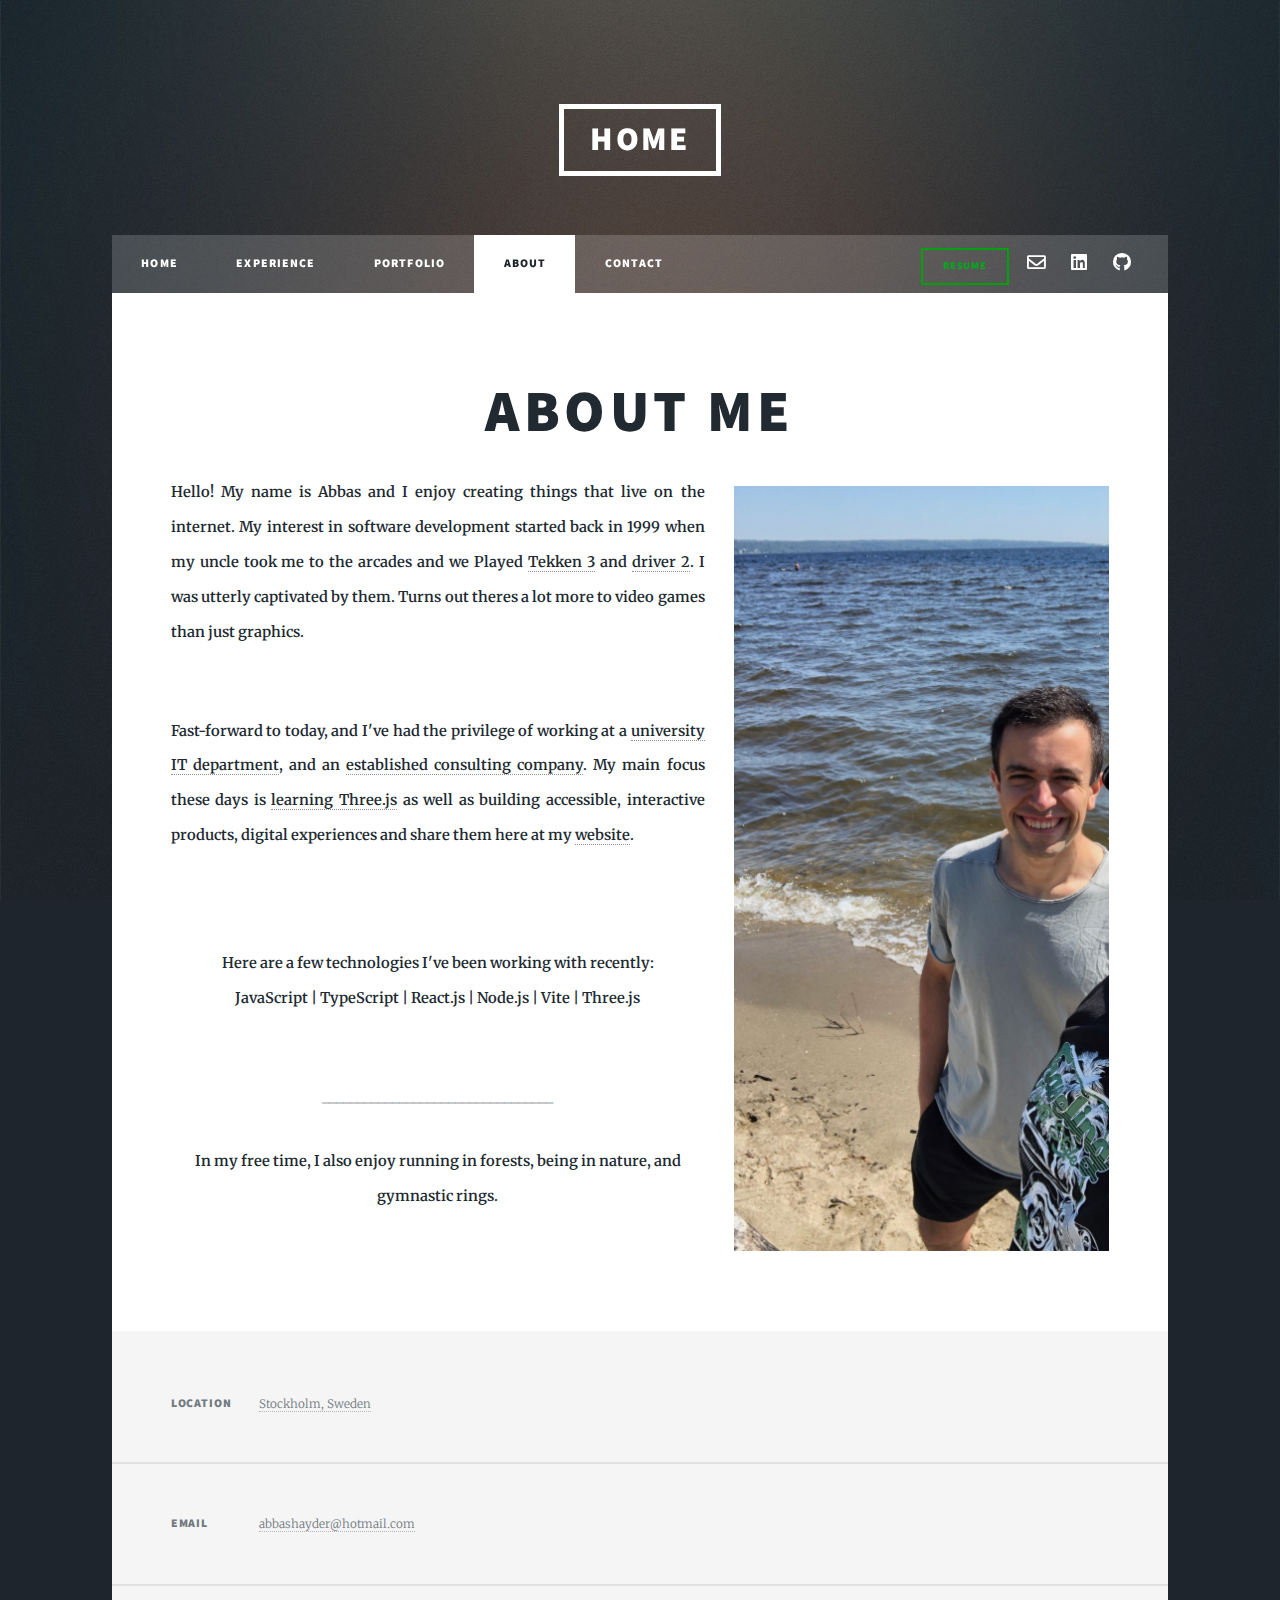
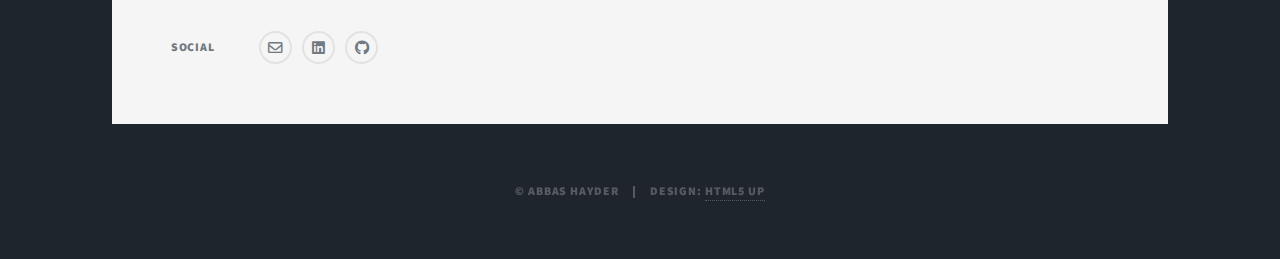
<file: src/about.html>
<!DOCTYPE HTML>
<!--
	Massively by HTML5 UP
	html5up.net | @ajlkn
	Free for personal and commercial use under the CCA 3.0 license (html5up.net/license)
-->
<html>
	<head>
		<title>Abbas Hayder</title>
		<meta charset="utf-8" />
		<meta name="viewport" content="width=device-width, initial-scale=1, user-scalable=no" />
		<link rel="stylesheet" href="../assets/css/main.css" />
		<noscript><link rel="stylesheet" href="../assets/css/noscript.css" /></noscript>
	</head>
	<body class="is-preload">

		<!-- Wrapper -->
			<div id="wrapper">

				<!-- Header -->
					<header id="header">
						<a href="../index.html#header" class="logo">Home</a>
					</header>

				<!-- Nav -->
					<nav id="nav">
						<ul class="links">
							<li><a href="../index.html#header">Home</a></li>
							<li><a href="experience.html">Experience</a></li>
							<li><a href="portfolio.html">Portfolio</a></li>
							<li class="active"><a href="about.html">About</a></li>
							<li><a href="contact.html">Contact</a></li>
						</ul>
						<ul class="icons">
							<li><a href="resume.pdf" target="_blank" class="button small">Resume<span class="label"></span></a></li>
							<li><a href="mailto:abbashayder@hotmail.com" class="icon fa-envelope"><span class="label">Envelope</span></a></li>
							<li><a href="https://www.linkedin.com/in/abbas-hayder-3a2b7bab/" target="_blank" class="icon brands fa-linkedin"><span class="label">LinkedIn</span></a></li>
							<li><a href="https://github.com/Aquabbas?tab=repositories" target="_blank" class="icon brands fa-github"><span class="label">GitHub</span></a></li>
						</ul>
					</nav>

				<!-- Main -->
					<div id="main">

						<!-- Post -->
							<section class="post">
								<header class="major">
									<!-- <span class="date">Nov 2, 2023</span> -->
									<h1>
										About me
									</h1>

									<div class="image right"><img src="../images/about.jpeg" alt="" /></div>

									<strong>
										<p>
											Hello! My name is Abbas and I enjoy creating things that live on the internet. 
											My interest in software development started back in 1999 when my uncle took me to the arcades and we Played 
											<a href="https://sv.wikipedia.org/wiki/Tekken_3" target="_blank">Tekken 3</a> and 
											<a href="https://en.wikipedia.org/wiki/Driver_2" target="_blank">driver 2</a>. 
											I was utterly captivated by them. 
											Turns out theres a lot more to video games than just graphics. 
										</p>
										</br>

										<p>
											Fast-forward to today, and I've had the privilege of 
											working at a <a href="https://www.miun.se/en/" target="_blank">university IT department</a>, 
											and an <a href="https://www.knowit.eu/" target="_blank">established consulting company</a>. 
											My main focus these days is <a href="https://threejs-journey.com/" target="_blank">learning Three.js</a> 
											as well as building accessible, interactive products, digital experiences and share them here 
											at my <a href="portfolio.html" target="_blank">website</a>.
										</p>
										</br>
											
										<p>
											<center>Here are a few technologies I've been working with recently: </center>
											<center>JavaScript | TypeScript | React.js | Node.js | Vite | Three.js </center>
										</p>
										</br>
										_________________________________
										<p>
											<center>In my free time, I also enjoy running in forests, being in nature, and gymnastic rings.</center> 
										</p>
									</strong>
								</header>
								<!--<div class="image right"><img src="../images/pic01.jpg" alt="" /></div>-->
							</section>

					</div>

				<!-- Footer -->
					<footer id="footer">
						<section class="split contact">
							<section>
								<h3>Location</h3>
								<p><a>Stockholm, Sweden</a></p>
							</section>
							<section>
								<h3>Email</h3>
								<p><a>abbashayder@hotmail.com</a></p>
							</section>
							<section>
								<h3>Social</h3>
								<ul class="icons alt">
									<li><a href="mailto:abbashayder@hotmail.com" class="icon alt fa-envelope"><span class="label">Envelope</span></a></li>
									<li><a href="https://www.linkedin.com/in/abbas-hayder-3a2b7bab/" target="_blank" class="icon brands alt fa-linkedin"><span class="label">LinkedIn</span></a></li>
									<li><a href="https://github.com/Aquabbas?tab=repositories" target="_blank" class="icon brands alt fa-github"><span class="label">GitHub</span></a></li>
								</ul>
							</section>
						</section>
					</footer>

				<!-- Copyright -->
					<div id="copyright">
						<ul><li>&copy; Abbas Hayder</li><li>Design: <a href="https://html5up.net">HTML5 UP</a></li></ul>
					</div>

			</div>

		<!-- Scripts -->
			<script src="../assets/js/jquery.min.js"></script>
			<script src="../assets/js/jquery.scrollex.min.js"></script>
			<script src="../assets/js/jquery.scrolly.min.js"></script>
			<script src="../assets/js/browser.min.js"></script>
			<script src="../assets/js/breakpoints.min.js"></script>
			<script src="../assets/js/util.js"></script>
			<script src="../assets/js/main.js"></script>

	</body>
</html>
</file>
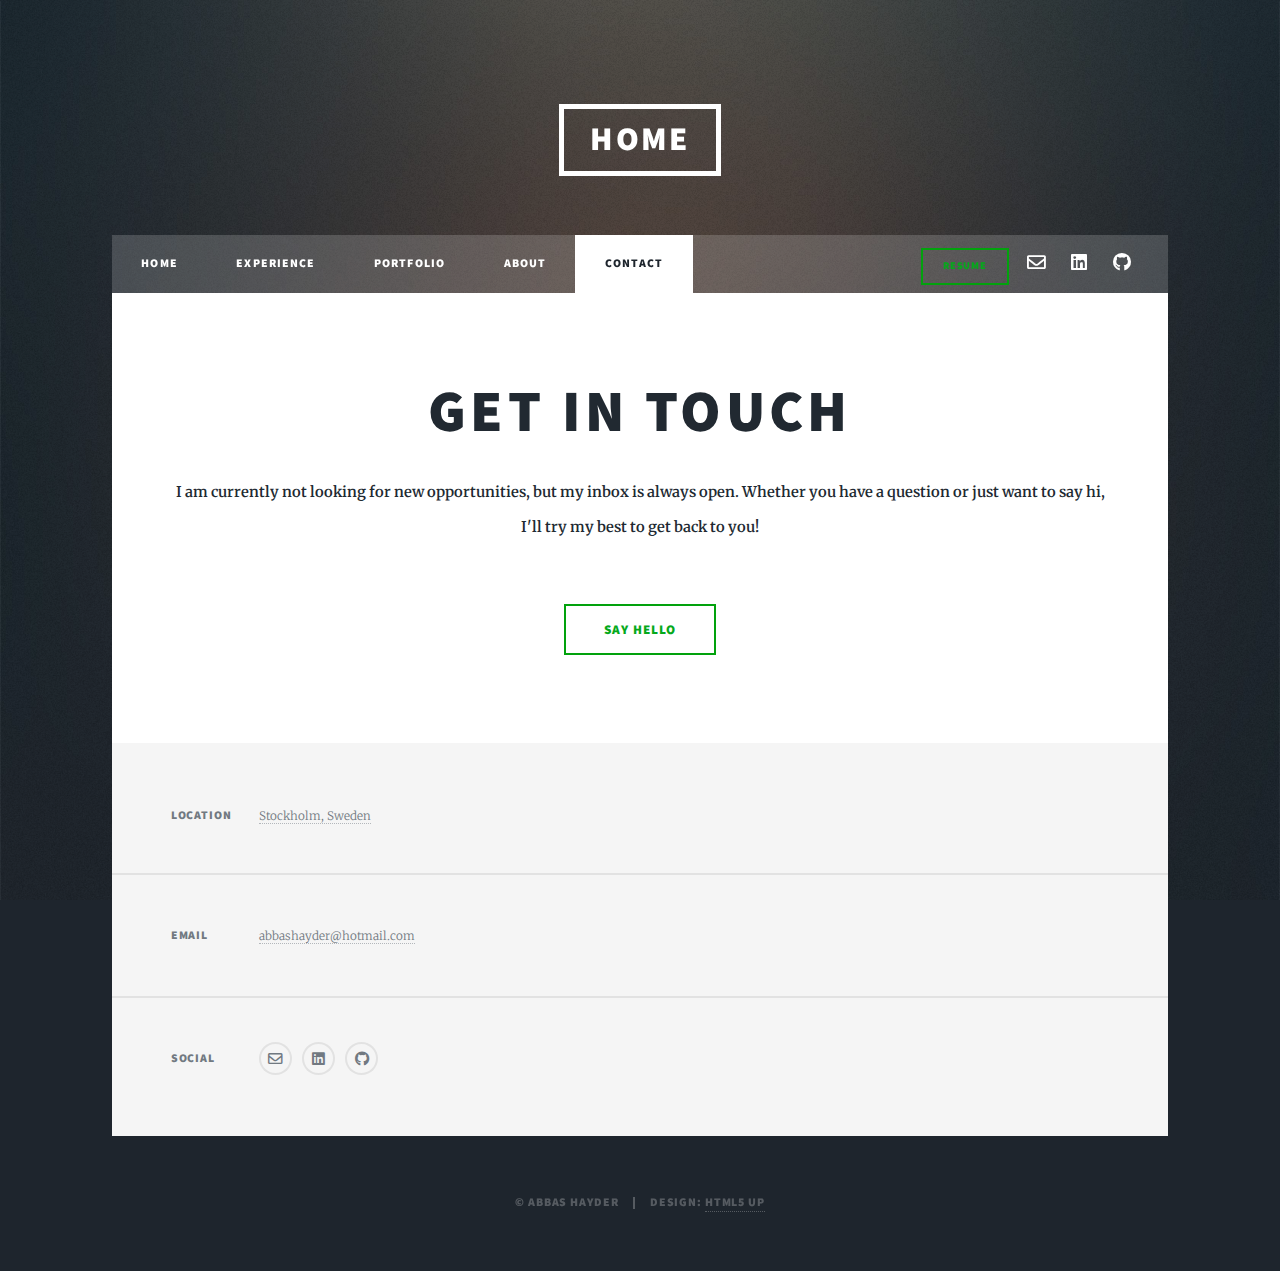
<file: src/contact.html>
<!DOCTYPE HTML>
<!--
	Massively by HTML5 UP
	html5up.net | @ajlkn
	Free for personal and commercial use under the CCA 3.0 license (html5up.net/license)
-->
<html>
	<head>
		<title>Abbas Hayder</title>
		<meta charset="utf-8" />
		<meta name="viewport" content="width=device-width, initial-scale=1, user-scalable=no" />
		<link rel="stylesheet" href="../assets/css/main.css" />
		<noscript><link rel="stylesheet" href="../assets/css/noscript.css" /></noscript>
	</head>
	<body class="is-preload">

		<!-- Wrapper -->
			<div id="wrapper">

				<!-- Header -->
					<header id="header">
						<a href="../index.html#header" class="logo">Home</a>
					</header>

				<!-- Nav -->
					<nav id="nav">
						<ul class="links">
							<li><a href="../index.html#header">Home</a></li>
							<li><a href="experience.html">Experience</a></li>
							<li><a href="portfolio.html">Portfolio</a></li>
							<li><a href="about.html">About</a></li>
							<li class="active"><a href="contact.html">Contact</a></li>
						</ul>
						<ul class="icons">
							<li><a href="resume.pdf" target="_blank" class="button small">Resume<span class="label"></span></a></li>
							<li><a href="mailto:abbashayder@hotmail.com" class="icon fa-envelope"><span class="label">Envelope</span></a></li>
							<li><a href="https://www.linkedin.com/in/abbas-hayder-3a2b7bab/" target="_blank" class="icon brands fa-linkedin"><span class="label">LinkedIn</span></a></li>
							<li><a href="https://github.com/Aquabbas?tab=repositories" target="_blank" class="icon brands fa-github"><span class="label">GitHub</span></a></li>
						</ul>
					</nav>

				<!-- Main -->
					<div id="main">

						<section class="post">
							<header class="major">
								<!-- <span class="date">Nov 2, 2023</span> -->
								<h1>
									Get in Touch
								</h1>
								<strong>
									<p>
										<center>
											I am currently not looking for new opportunities, 
											but my inbox is always open. 
											
											Whether you have a question or just want to say hi, 
											I'll try my best to get back to you!
										</center>
									</p>
								</strong>
							</header>

							<ul class="actions special">
								<li><a href="mailto:abbashayder@hotmail.com" class="button large">Say Hello</a></li>
							</ul>

						</section>

					</div>

				<!-- Footer -->
					<footer id="footer">
						<section class="split contact">
							<section>
								<h3>Location</h3>
								<p><a>Stockholm, Sweden</a></p>
							</section>
							<section>
								<h3>Email</h3>
								<p><a>abbashayder@hotmail.com</a></p>
							</section>
							<section>
								<h3>Social</h3>
								<ul class="icons alt">
									<li><a href="mailto:abbashayder@hotmail.com" class="icon alt fa-envelope"><span class="label">Envelope</span></a></li>
									<li><a href="https://www.linkedin.com/in/abbas-hayder-3a2b7bab/" target="_blank" class="icon brands alt fa-linkedin"><span class="label">LinkedIn</span></a></li>
									<li><a href="https://github.com/Aquabbas?tab=repositories" target="_blank" class="icon brands alt fa-github"><span class="label">GitHub</span></a></li>
								</ul>
							</section>
						</section>
					</footer>

				<!-- Copyright -->
					<div id="copyright">
						<ul><li>&copy; Abbas Hayder</li><li>Design: <a href="https://html5up.net">HTML5 UP</a></li></ul>
					</div>

			</div>

		<!-- Scripts -->
			<script src="../assets/js/jquery.min.js"></script>
			<script src="../assets/js/jquery.scrollex.min.js"></script>
			<script src="../assets/js/jquery.scrolly.min.js"></script>
			<script src="../assets/js/browser.min.js"></script>
			<script src="../assets/js/breakpoints.min.js"></script>
			<script src="../assets/js/util.js"></script>
			<script src="../assets/js/main.js"></script>

	</body>
</html>
</file>
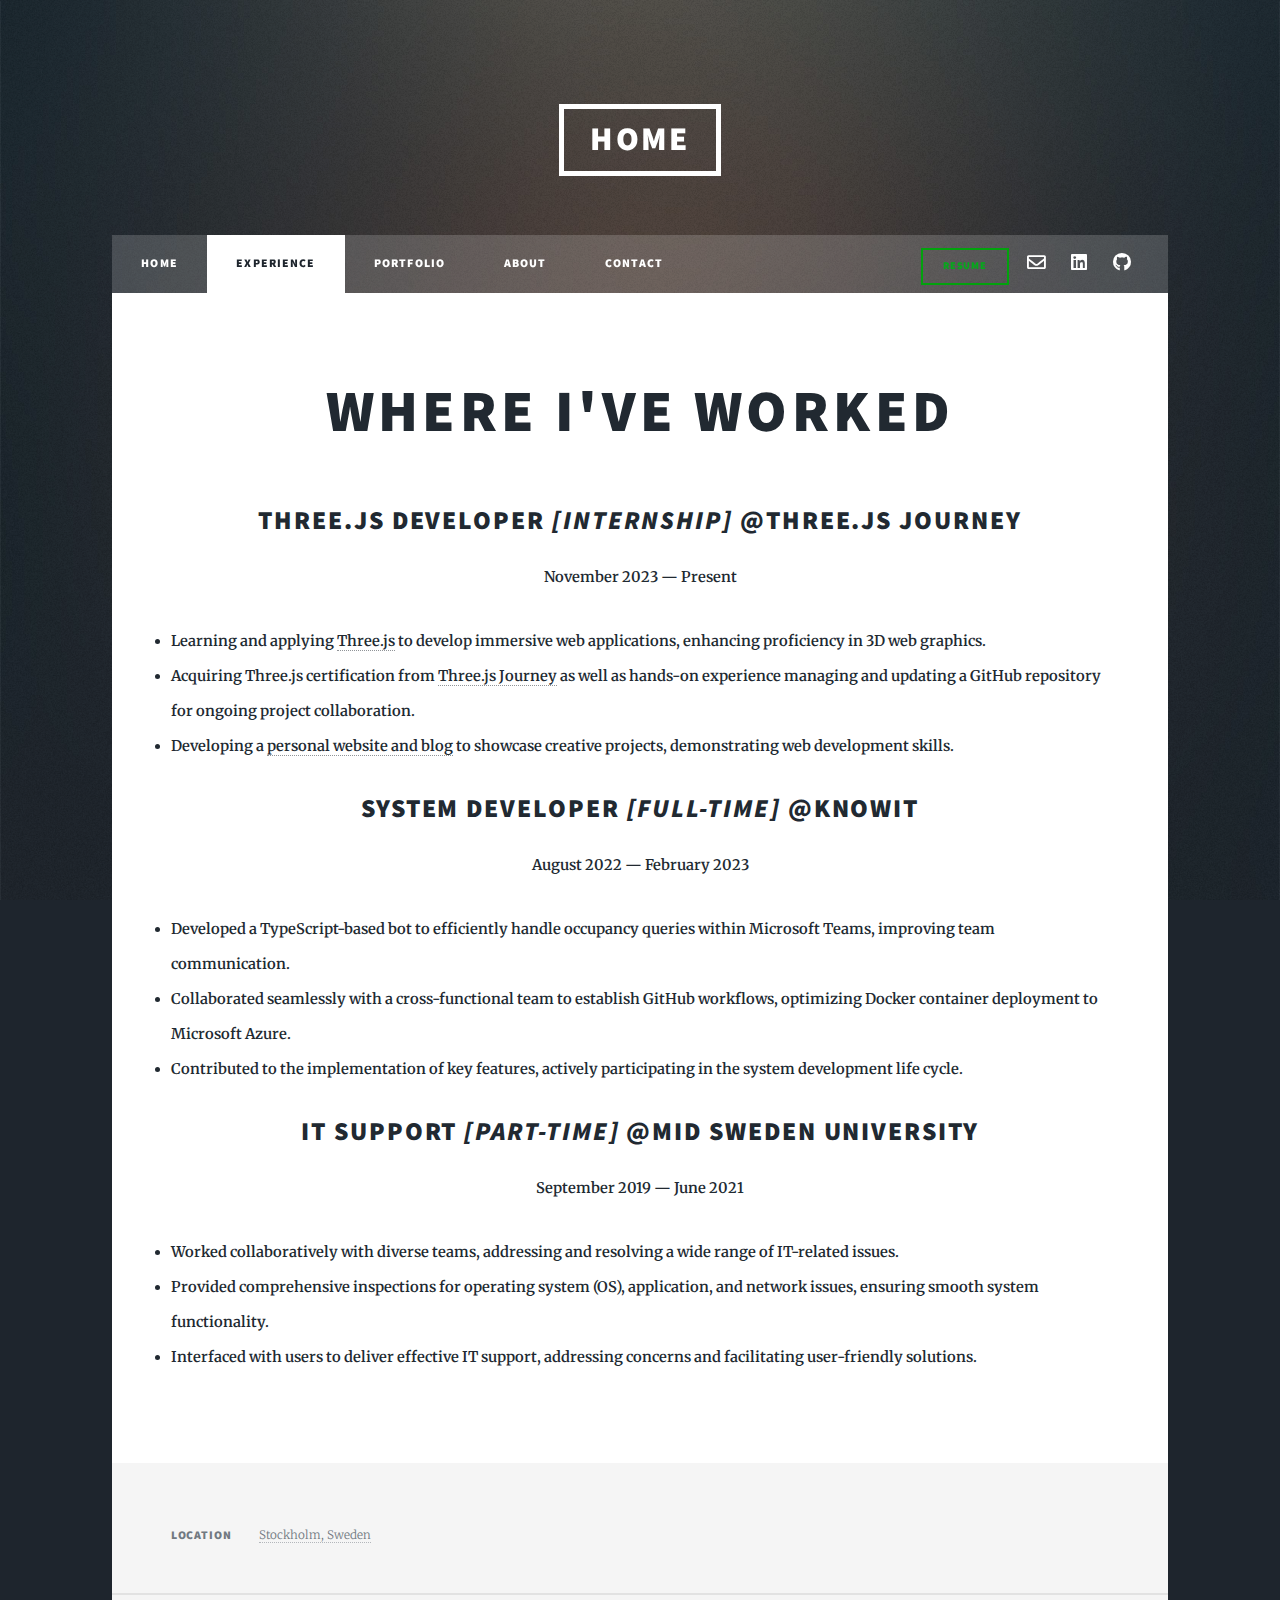
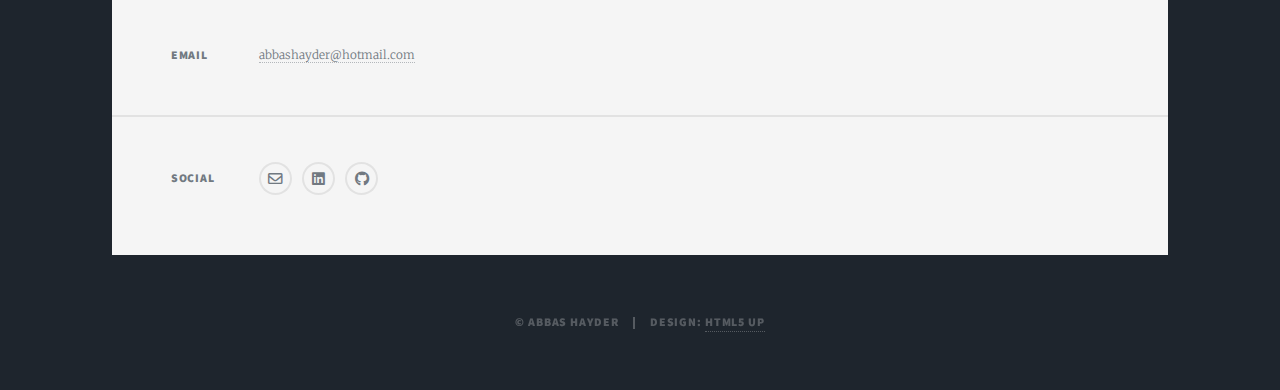
<file: src/experience.html>
<!DOCTYPE HTML>
<!--
	Massively by HTML5 UP
	html5up.net | @ajlkn
	Free for personal and commercial use under the CCA 3.0 license (html5up.net/license)
-->
<html>
	<head>
		<title>Abbas Hayder</title>
		<meta charset="utf-8" />
		<meta name="viewport" content="width=device-width, initial-scale=1, user-scalable=no" />
		<link rel="stylesheet" href="../assets/css/main.css" />
		<noscript><link rel="stylesheet" href="../assets/css/noscript.css" /></noscript>
	</head>
	<body class="is-preload">

		<!-- Wrapper -->
			<div id="wrapper">

				<!-- Header -->
					<header id="header">
						<a href="../index.html#header" class="logo">Home</a>
					</header>

				<!-- Nav -->
					<nav id="nav">
						<ul class="links">
							<li><a href="../index.html#header">Home</a></li>
							<li class="active"><a href="experience.html">Experience</a></li>
							<li><a href="portfolio.html">Portfolio</a></li>
							<li><a href="about.html">About</a></li>
							<li><a href="contact.html">Contact</a></li>
						</ul>
						<ul class="icons">
							<li><a href="resume.pdf" target="_blank" class="button small">Resume<span class="label"></span></a></li>
							<li><a href="mailto:abbashayder@hotmail.com" class="icon fa-envelope"><span class="label">Envelope</span></a></li>
							<li><a href="https://www.linkedin.com/in/abbas-hayder-3a2b7bab/" target="_blank" class="icon brands fa-linkedin"><span class="label">LinkedIn</span></a></li>
							<li><a href="https://github.com/Aquabbas?tab=repositories" target="_blank" class="icon brands fa-github"><span class="label">GitHub</span></a></li>
						</ul>
					</nav>

				<!-- Main -->
					<div id="main">

						<!-- Post -->
							<section class="post">
								<header class="major">

								<h1>
									Where I've worked
								</h1>
								
								</header>

								<center><h2>Three.js Developer <i>[Internship]</i> @<a href="https://threejs-journey.com/" target="_blank">Three.js Journey</a><br/>
								</h2></center>
								<center><strong>November 2023 — Present</strong></center>

								<p>
									<li><strong>Learning and applying <a href="https://threejs.org/" target="_blank">Three.js</a> to develop immersive web applications, enhancing proficiency in 3D web graphics.</strong> </li>
									<li><strong>Acquiring Three.js certification from <a href="https://threejs-journey.com/" target="_blank">Three.js Journey</a> as well as hands-on experience managing and updating a GitHub repository for ongoing project collaboration.</strong> </li> 
									<li><strong>Developing a <a href="https://aquabbas.github.io/" target="_blank">personal website and blog</a> to showcase creative projects, demonstrating web development skills.</strong> </li> 
								</p>
		
								<center><h2>System Developer <i>[Full-Time]</i> @<a href="https://www.knowit.eu/" target="_blank">Knowit</a><br/>
								</h2></center>
								<center><strong>August 2022 — February 2023</strong></center>

								<p>
									<li><strong>Developed a TypeScript-based bot to efficiently handle occupancy queries within Microsoft Teams, improving team communication.</strong> </li>
									<li><strong>Collaborated seamlessly with a cross-functional team to establish GitHub workflows, optimizing Docker container deployment to Microsoft Azure.</strong> </li> 
									<li><strong>Contributed to the implementation of key features, actively participating in the system development life cycle.</strong> </li> 
								</p>

								<center><h2>IT Support <i>[Part-Time]</i> @<a href="https://www.miun.se/en/" target="_blank">Mid Sweden University</a><br/>
								</h2></center>
								<center><strong>September 2019 — June 2021</strong></center>

								<p>
									<li><strong>Worked collaboratively with diverse teams, addressing and resolving a wide range of IT-related issues.</strong> </li>
									<li><strong>Provided comprehensive inspections for operating system (OS), application, and network issues, ensuring smooth system functionality.</strong> </li> 
									<li><strong>Interfaced with users to deliver effective IT support, addressing concerns and facilitating user-friendly solutions.</strong> </li> 
								</p>
								
							</section>

					</div>

				<!-- Footer -->
					<footer id="footer">
						<section class="split contact">
							<section>
								<h3>Location</h3>
								<p><a>Stockholm, Sweden</a></p>
							</section>
							<section>
								<h3>Email</h3>
								<p><a>abbashayder@hotmail.com</a></p>
							</section>
							<section>
								<h3>Social</h3>
								<ul class="icons alt">
									<li><a href="mailto:abbashayder@hotmail.com" class="icon alt fa-envelope"><span class="label">Envelope</span></a></li>
									<li><a href="https://www.linkedin.com/in/abbas-hayder-3a2b7bab/" target="_blank" class="icon brands alt fa-linkedin"><span class="label">LinkedIn</span></a></li>
									<li><a href="https://github.com/Aquabbas?tab=repositories" target="_blank" class="icon brands alt fa-github"><span class="label">GitHub</span></a></li>
								</ul>
							</section>
						</section>
					</footer>

				<!-- Copyright -->
					<div id="copyright">
						<ul><li>&copy; Abbas Hayder</li><li>Design: <a href="https://html5up.net">HTML5 UP</a></li></ul>
					</div>

			</div>

		<!-- Scripts -->
			<script src="../assets/js/jquery.min.js"></script>
			<script src="../assets/js/jquery.scrollex.min.js"></script>
			<script src="../assets/js/jquery.scrolly.min.js"></script>
			<script src="../assets/js/browser.min.js"></script>
			<script src="../assets/js/breakpoints.min.js"></script>
			<script src="../assets/js/util.js"></script>
			<script src="../assets/js/main.js"></script>

	</body>
</html>
</file>
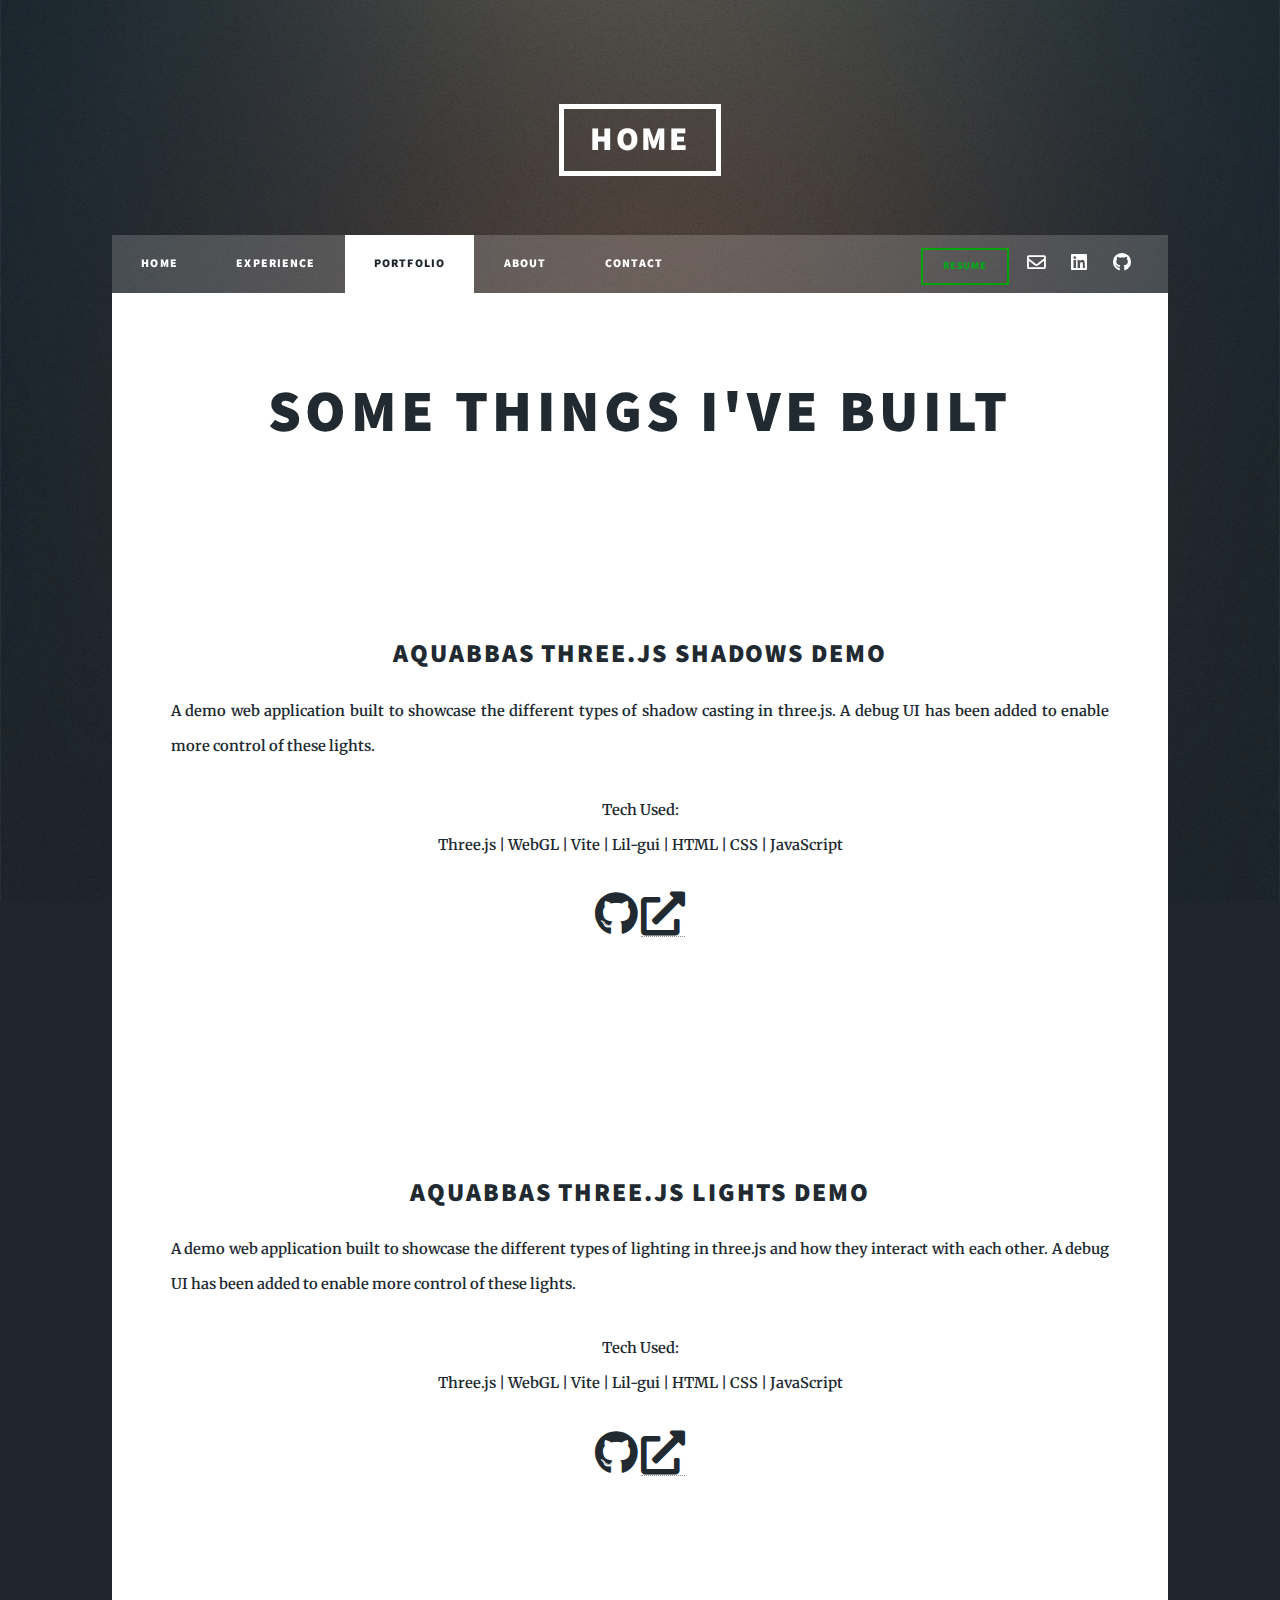
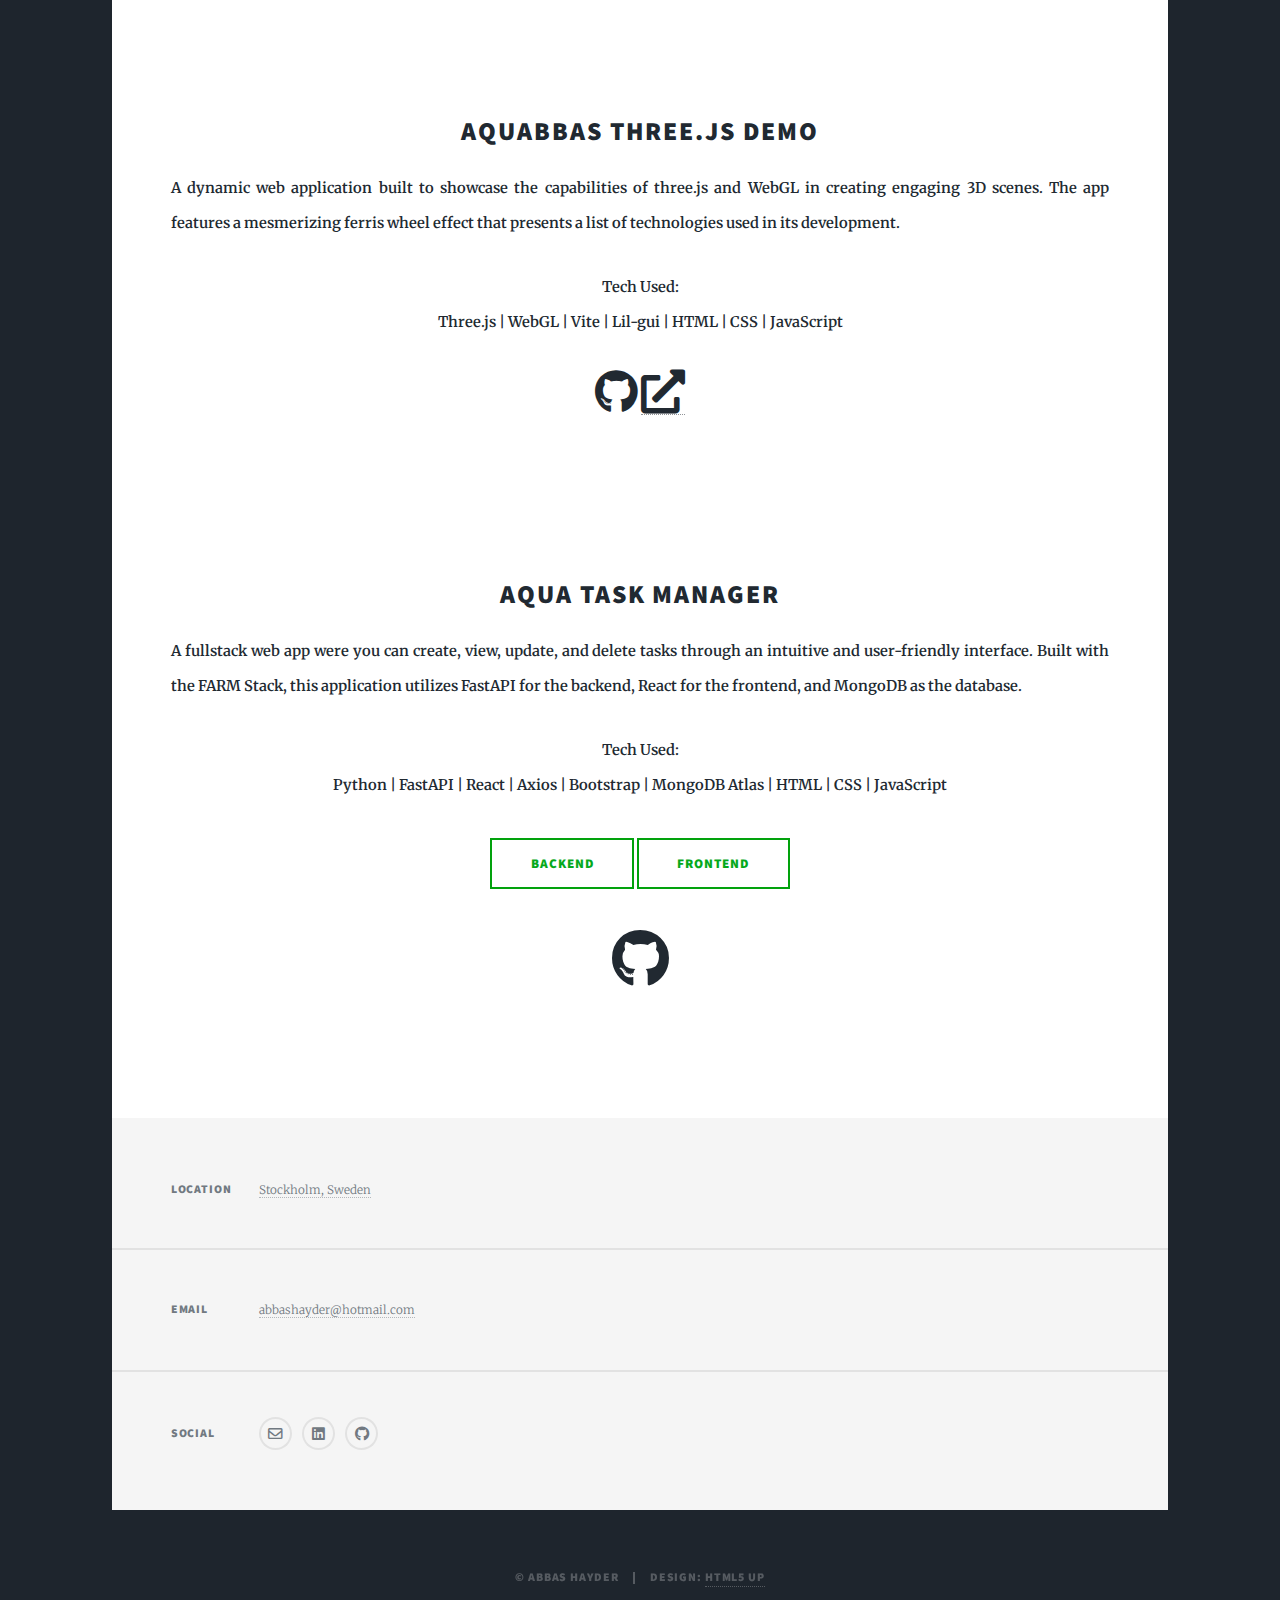
<file: src/portfolio.html>
<!DOCTYPE HTML>
<!--
	Massively by HTML5 UP
	html5up.net | @ajlkn
	Free for personal and commercial use under the CCA 3.0 license (html5up.net/license)
-->
<html>
	<head>
		<title>Abbas Hayder</title>
		<meta charset="utf-8" />
		<meta name="viewport" content="width=device-width, initial-scale=1, user-scalable=no" />
		<link rel="stylesheet" href="../assets/css/main.css" />
		<noscript><link rel="stylesheet" href="../assets/css/noscript.css" /></noscript>
	</head>
	<body class="is-preload">

		<!-- Wrapper -->
			<div id="wrapper">

				<!-- Header -->
					<header id="header">
						<a href="../index.html#header" class="logo">Home</a>
					</header>

				<!-- Nav -->
					<nav id="nav">
						<ul class="links">
							<li><a href="../index.html#header">Home</a></li>
							<li><a href="experience.html">Experience</a></li>
							<li class="active"><a href="portfolio.html">Portfolio</a></li>
							<li><a href="about.html">About</a></li>
							<li><a href="contact.html">Contact</a></li>
						</ul>
						<ul class="icons">
							<li><a href="resume.pdf" target="_blank" class="button small">Resume<span class="label"></span></a></li>
							<li><a href="mailto:abbashayder@hotmail.com" class="icon fa-envelope"><span class="label">Envelope</span></a></li>
							<li><a href="https://www.linkedin.com/in/abbas-hayder-3a2b7bab/" target="_blank" class="icon brands fa-linkedin"><span class="label">LinkedIn</span></a></li>
							<li><a href="https://github.com/Aquabbas?tab=repositories" target="_blank" class="icon brands fa-github"><span class="label">GitHub</span></a></li>
						</ul>
					</nav>

				<!-- Main -->
					<div id="main">

						<!-- Post -->
							<section class="post">

								<header class="major">
									<!-- <span class="date">April 25, 2017</span> -->
									<h1>
										Some things I've built
									</h1>
								</br></br></br>
								</header>
								<center><h2> <a href="https://aquabbas-threejs-shadows-demo.vercel.app" target="_blank">Aquabbas Three.js Shadows Demo</a><br/>
								</h2></center>
								<p>
									<strong>
										A demo web application built to showcase the different types of shadow casting in three.js. 
										A debug UI has been added to enable more control of these lights. 
										<center>Tech Used: </center>

										<center>Three.js | WebGL | Vite | Lil-gui | HTML | CSS | JavaScript</center>
									</strong>

									<center>
										<a href="https://github.com/Aquabbas/aquabbas-threejs-shadows-demo" target="_blank" class="icon brands fa-github fa-3x"><span class="label">GitHub</span></a>
										<a href="https://aquabbas-threejs-shadows-demo.vercel.app/" target="_blank" class="fas fa-external-link-alt fa-3x"><span class="label"></span></a>
									</center>
								</br></br></br>
								
								
								</br></br></br>
								</header>
								<center><h2> <a href="https://aquabbas-threejs-lights-demo.vercel.app" target="_blank">Aquabbas Three.js Lights Demo</a><br/>
								</h2></center>
								<p>
									<strong>
										A demo web application built to showcase the different types of lighting in three.js 
										and how they interact with each other. A debug UI has been added to 
										enable more control of these lights. 
										<center>Tech Used: </center>

										<center>Three.js | WebGL | Vite | Lil-gui | HTML | CSS | JavaScript</center>
									</strong>

									<center>
										<a href="https://github.com/Aquabbas/aquabbas-threejs-lights-demo" target="_blank" class="icon brands fa-github fa-3x"><span class="label">GitHub</span></a>
										<a href="https://aquabbas-threejs-lights-demo.vercel.app" target="_blank" class="fas fa-external-link-alt fa-3x"><span class="label"></span></a>
									</center>
								</br></br></br>


								</br></br></br>
								</header>
								<center><h2> <a href="https://aquabbas-threejs-demo.vercel.app" target="_blank">Aquabbas Three.js Demo</a><br/>
								</h2></center>
								<p>
									<strong>
										A dynamic web application built to showcase the capabilities of three.js and 
										WebGL in creating engaging 3D scenes. The app features a mesmerizing ferris wheel effect 
										that presents a list of technologies used in its development. 
										<center>Tech Used: </center>

										<center>Three.js | WebGL | Vite | Lil-gui | HTML | CSS | JavaScript</center>
									</strong>

									<center>
										<a href="https://github.com/Aquabbas/aquabbas-threejs-demo" target="_blank" class="icon brands fa-github fa-3x"><span class="label">GitHub</span></a>
										<a href="https://aquabbas-threejs-demo.vercel.app" target="_blank" class="fas fa-external-link-alt fa-3x"><span class="label"></span></a>
									</center>
								</br></br></br>
								</p>


								<center><h2>Aqua Task Manager<br/>
								</h2></center>
								<p>
									<strong>
										A fullstack web app were you can create, view, update, and delete tasks through an intuitive and 
										user-friendly interface. Built with the FARM Stack, this application utilizes FastAPI for the backend, 
										React for the frontend, and MongoDB as the database.
										<center>Tech Used: </center>

										<center>Python | FastAPI | React | Axios | Bootstrap | MongoDB Atlas | HTML | CSS | JavaScript </center>
									</strong>
									<br>
									<center>
										<a href="https://aqua-task-manager-server.onrender.com" target="_blank" class="button large">Backend<span class="label"></span></a>
										<a href="https://aqua-task-manager.onrender.com" target="_blank" class="button large">Frontend<span class="label"></span></a>
									</center>
									<center>
										<a href="https://github.com/Aquabbas/aqua-task-manager" target="_blank" class="icon brands fa-github fa-4x"><span class="label">GitHub</span></a>
									</center>
								</p>
							</section>

					</div>

				<!-- Footer -->
					<footer id="footer">
						<section class="split contact">
							<section>
								<h3>Location</h3>
								<p><a>Stockholm, Sweden</a></p>
							</section>
							<section>
								<h3>Email</h3>
								<p><a>abbashayder@hotmail.com</a></p>
							</section>
							<section>
								<h3>Social</h3>
								<ul class="icons alt">
									<li><a href="mailto:abbashayder@hotmail.com" class="icon alt fa-envelope"><span class="label">Envelope</span></a></li>
									<li><a href="https://www.linkedin.com/in/abbas-hayder-3a2b7bab/" target="_blank" class="icon brands alt fa-linkedin"><span class="label">LinkedIn</span></a></li>
									<li><a href="https://github.com/Aquabbas?tab=repositories" target="_blank" class="icon brands alt fa-github"><span class="label">GitHub</span></a></li>
								</ul>
							</section>
						</section>
					</footer>

				<!-- Copyright -->
					<div id="copyright">
						<ul><li>&copy; Abbas Hayder</li><li>Design: <a href="https://html5up.net">HTML5 UP</a></li></ul>
					</div>

			</div>

		<!-- Scripts -->
			<script src="../assets/js/jquery.min.js"></script>
			<script src="../assets/js/jquery.scrollex.min.js"></script>
			<script src="../assets/js/jquery.scrolly.min.js"></script>
			<script src="../assets/js/browser.min.js"></script>
			<script src="../assets/js/breakpoints.min.js"></script>
			<script src="../assets/js/util.js"></script>
			<script src="../assets/js/main.js"></script>

	</body>
</html>
</file>
<file: assets/css/main.css>
@import url(fontawesome-all.min.css);
@import url("https://fonts.googleapis.com/css?family=Merriweather:300,700,300italic,700italic|Source+Sans+Pro:900");

/*
	Massively by HTML5 UP
	html5up.net | @ajlkn
	Free for personal and commercial use under the CCA 3.0 license (html5up.net/license)
*/

html, body, div, span, applet, object,
iframe, h1, h2, h3, h4, h5, h6, p, blockquote,
pre, a, abbr, acronym, address, big, cite,
code, del, dfn, em, img, ins, kbd, q, s, samp,
small, strike, strong, sub, sup, tt, var, b,
u, i, center, dl, dt, dd, ol, ul, li, fieldset,
form, label, legend, table, caption, tbody,
tfoot, thead, tr, th, td, article, aside,
canvas, details, embed, figure, figcaption,
footer, header, hgroup, menu, nav, output, ruby,
section, summary, time, mark, audio, video {
	margin: 0;
	padding: 0;
	border: 0;
	font-size: 100%;
	font: inherit;
	vertical-align: baseline;}

article, aside, details, figcaption, figure,
footer, header, hgroup, menu, nav, section {
	display: block;}

body {
	line-height: 1;
}

ol, ul {
	list-style: none;
}

blockquote, q {
	quotes: none;
}

	blockquote:before, blockquote:after, q:before, q:after {
		content: '';
		content: none;
	}

table {
	border-collapse: collapse;
	border-spacing: 0;
}

body {
	-webkit-text-size-adjust: none;
}

mark {
	background-color: transparent;
	color: inherit;
}

input::-moz-focus-inner {
	border: 0;
	padding: 0;
}

input, select, textarea {
	-moz-appearance: none;
	-webkit-appearance: none;
	-ms-appearance: none;
	appearance: none;
}

/* Basic */

	@-ms-viewport {
		width: device-width;
	}

	body {
		-ms-overflow-style: scrollbar;
	}

	@media screen and (max-width: 480px) {

		html, body {
			min-width: 320px;
		}

	}

	html {
		box-sizing: border-box;
	}

	*, *:before, *:after {
		box-sizing: inherit;
	}

	body {
		background-color: #1e252d;
	}

		body.is-preload *, body.is-preload *:before, body.is-preload *:after {
			-moz-animation: none !important;
			-webkit-animation: none !important;
			-ms-animation: none !important;
			animation: none !important;
			-moz-transition: none !important;
			-webkit-transition: none !important;
			-ms-transition: none !important;
			transition: none !important;
		}

/* Type */

	html {
		font-size: 16pt;
	}

		@media screen and (max-width: 1680px) {

			html {
				font-size: 12pt;
			}

		}

		@media screen and (max-width: 1280px) {

			html {
				font-size: 11pt;
			}

		}

		@media screen and (max-width: 360px) {

			html {
				font-size: 10pt;
			}

		}

	body {
		color: #212931;
	}

	body, input, select, textarea {
		font-family: "Merriweather", Georgia, serif;
		font-weight: 300;
		font-size: 1rem;
		line-height: 2.375;
	}

	a {
		-moz-transition: color 0.2s ease-in-out, background-color 0.2s ease-in-out, border-color 0.2s ease-in-out, box-shadow 0.2s ease-in-out;
		-webkit-transition: color 0.2s ease-in-out, background-color 0.2s ease-in-out, border-color 0.2s ease-in-out, box-shadow 0.2s ease-in-out;
		-ms-transition: color 0.2s ease-in-out, background-color 0.2s ease-in-out, border-color 0.2s ease-in-out, box-shadow 0.2s ease-in-out;
		transition: color 0.2s ease-in-out, background-color 0.2s ease-in-out, border-color 0.2s ease-in-out, box-shadow 0.2s ease-in-out;
		border-bottom: dotted 1px;
		text-decoration: none;
	}

		a:hover {
			border-bottom-color: transparent;
		}

	strong, b {
		font-weight: 600;
	}

	em, i {
		font-style: italic;
	}

	p {
		text-align: justify;
		margin: 0 0 2rem 0;
	}

	h1, h2, h3, h4, h5, h6 {
		font-family: "Source Sans Pro", Helvetica, sans-serif;
		font-weight: 900;
		line-height: 1.5;
		letter-spacing: 0.075em;
		text-transform: uppercase;
		margin: 0 0 1rem 0;
	}

		h1 a, h2 a, h3 a, h4 a, h5 a, h6 a {
			border-bottom: 0;
			color: inherit;
			text-decoration: none;
		}

	h1 {
		font-size: 4rem;
		line-height: 1.1;
		margin: 0 0 2rem 0;
	}

	h2 {
		font-size: 1.75rem;
		line-height: 1.3;
		margin: 0 0 1.5rem 0;
	}

	h3 {
		font-size: 1.25rem;
		margin: 0 0 1.5rem 0;
	}

	h4 {
		font-size: 1rem;
	}

	h5 {
		font-size: 0.9rem;
	}

	h6 {
		font-size: 0.8rem;
	}

	sub {
		font-size: 0.8rem;
		position: relative;
		top: 0.5rem;
	}

	sup {
		font-size: 0.8rem;
		position: relative;
		top: -0.5rem;
	}

	blockquote {
		border-left: solid 4px;
		font-style: italic;
		margin: 0 0 2rem 0;
		padding: 0.5rem 0 0.5rem 2rem;
	}

	code {
		border: solid 2px;
		font-family: "Courier New", monospace;
		font-size: 0.9rem;
		margin: 0 0.25rem;
		padding: 0.25rem 0.65rem;
	}

	pre {
		-webkit-overflow-scrolling: touch;
		font-family: "Courier New", monospace;
		font-size: 0.9rem;
		margin: 0 0 2rem 0;
	}

		pre code {
			display: block;
			line-height: 1.75;
			padding: 1rem 1.5rem;
			overflow-x: auto;
		}

	hr {
		border: 0;
		border-bottom: solid 2px;
		margin: 3rem 0;
	}

		hr.major {
			margin: 5rem 0;
		}

	.align-left {
		text-align: left;
	}

	.align-center {
		text-align: center;
	}

	.align-right {
		text-align: right;
	}

	input, select, textarea {
		color: #212931;
	}

	a {
		color: #212931;
		border-bottom-color: rgba(33, 41, 49, 0.5);
	}

		a:hover {
			border-bottom-color: transparent;
			color: #18bfef !important;
		}

	strong, b {
		color: #212931;
	}

	h1, h2, h3, h4, h5, h6 {
		color: #212931;
	}

	blockquote {
		border-left-color: #eeeeee;
	}

	code {
		background: rgba(220, 220, 220, 0.25);
		border-color: #eeeeee;
	}

	hr {
		border-bottom-color: #eeeeee;
	}

/* Row */

	.row {
		display: flex;
		flex-wrap: wrap;
		box-sizing: border-box;
		align-items: stretch;
	}

		.row > * {
			box-sizing: border-box;
		}

		.row.gtr-uniform > * > :last-child {
			margin-bottom: 0;
		}

		.row.aln-left {
			justify-content: flex-start;
		}

		.row.aln-center {
			justify-content: center;
		}

		.row.aln-right {
			justify-content: flex-end;
		}

		.row.aln-top {
			align-items: flex-start;
		}

		.row.aln-middle {
			align-items: center;
		}

		.row.aln-bottom {
			align-items: flex-end;
		}

		.row > .imp {
			order: -1;
		}

		.row > .col-1 {
			width: 8.33333%;
		}

		.row > .off-1 {
			margin-left: 8.33333%;
		}

		.row > .col-2 {
			width: 16.66667%;
		}

		.row > .off-2 {
			margin-left: 16.66667%;
		}

		.row > .col-3 {
			width: 25%;
		}

		.row > .off-3 {
			margin-left: 25%;
		}

		.row > .col-4 {
			width: 33.33333%;
		}

		.row > .off-4 {
			margin-left: 33.33333%;
		}

		.row > .col-5 {
			width: 41.66667%;
		}

		.row > .off-5 {
			margin-left: 41.66667%;
		}

		.row > .col-6 {
			width: 50%;
		}

		.row > .off-6 {
			margin-left: 50%;
		}

		.row > .col-7 {
			width: 58.33333%;
		}

		.row > .off-7 {
			margin-left: 58.33333%;
		}

		.row > .col-8 {
			width: 66.66667%;
		}

		.row > .off-8 {
			margin-left: 66.66667%;
		}

		.row > .col-9 {
			width: 75%;
		}

		.row > .off-9 {
			margin-left: 75%;
		}

		.row > .col-10 {
			width: 83.33333%;
		}

		.row > .off-10 {
			margin-left: 83.33333%;
		}

		.row > .col-11 {
			width: 91.66667%;
		}

		.row > .off-11 {
			margin-left: 91.66667%;
		}

		.row > .col-12 {
			width: 100%;
		}

		.row > .off-12 {
			margin-left: 100%;
		}

		.row.gtr-0 {
			margin-top: 0;
			margin-left: 0rem;
		}

			.row.gtr-0 > * {
				padding: 0 0 0 0rem;
			}

			.row.gtr-0.gtr-uniform {
				margin-top: 0rem;
			}

				.row.gtr-0.gtr-uniform > * {
					padding-top: 0rem;
				}

		.row.gtr-25 {
			margin-top: 0;
			margin-left: -0.375rem;
		}

			.row.gtr-25 > * {
				padding: 0 0 0 0.375rem;
			}

			.row.gtr-25.gtr-uniform {
				margin-top: -0.375rem;
			}

				.row.gtr-25.gtr-uniform > * {
					padding-top: 0.375rem;
				}

		.row.gtr-50 {
			margin-top: 0;
			margin-left: -0.75rem;
		}

			.row.gtr-50 > * {
				padding: 0 0 0 0.75rem;
			}

			.row.gtr-50.gtr-uniform {
				margin-top: -0.75rem;
			}

				.row.gtr-50.gtr-uniform > * {
					padding-top: 0.75rem;
				}

		.row {
			margin-top: 0;
			margin-left: -1.5rem;
		}

			.row > * {
				padding: 0 0 0 1.5rem;
			}

			.row.gtr-uniform {
				margin-top: -1.5rem;
			}

				.row.gtr-uniform > * {
					padding-top: 1.5rem;
				}

		.row.gtr-150 {
			margin-top: 0;
			margin-left: -2.25rem;
		}

			.row.gtr-150 > * {
				padding: 0 0 0 2.25rem;
			}

			.row.gtr-150.gtr-uniform {
				margin-top: -2.25rem;
			}

				.row.gtr-150.gtr-uniform > * {
					padding-top: 2.25rem;
				}

		.row.gtr-200 {
			margin-top: 0;
			margin-left: -3rem;
		}

			.row.gtr-200 > * {
				padding: 0 0 0 3rem;
			}

			.row.gtr-200.gtr-uniform {
				margin-top: -3rem;
			}

				.row.gtr-200.gtr-uniform > * {
					padding-top: 3rem;
				}

		@media screen and (max-width: 1680px) {

			.row {
				display: flex;
				flex-wrap: wrap;
				box-sizing: border-box;
				align-items: stretch;
			}

				.row > * {
					box-sizing: border-box;
				}

				.row.gtr-uniform > * > :last-child {
					margin-bottom: 0;
				}

				.row.aln-left {
					justify-content: flex-start;
				}

				.row.aln-center {
					justify-content: center;
				}

				.row.aln-right {
					justify-content: flex-end;
				}

				.row.aln-top {
					align-items: flex-start;
				}

				.row.aln-middle {
					align-items: center;
				}

				.row.aln-bottom {
					align-items: flex-end;
				}

				.row > .imp-xlarge {
					order: -1;
				}

				.row > .col-1-xlarge {
					width: 8.33333%;
				}

				.row > .off-1-xlarge {
					margin-left: 8.33333%;
				}

				.row > .col-2-xlarge {
					width: 16.66667%;
				}

				.row > .off-2-xlarge {
					margin-left: 16.66667%;
				}

				.row > .col-3-xlarge {
					width: 25%;
				}

				.row > .off-3-xlarge {
					margin-left: 25%;
				}

				.row > .col-4-xlarge {
					width: 33.33333%;
				}

				.row > .off-4-xlarge {
					margin-left: 33.33333%;
				}

				.row > .col-5-xlarge {
					width: 41.66667%;
				}

				.row > .off-5-xlarge {
					margin-left: 41.66667%;
				}

				.row > .col-6-xlarge {
					width: 50%;
				}

				.row > .off-6-xlarge {
					margin-left: 50%;
				}

				.row > .col-7-xlarge {
					width: 58.33333%;
				}

				.row > .off-7-xlarge {
					margin-left: 58.33333%;
				}

				.row > .col-8-xlarge {
					width: 66.66667%;
				}

				.row > .off-8-xlarge {
					margin-left: 66.66667%;
				}

				.row > .col-9-xlarge {
					width: 75%;
				}

				.row > .off-9-xlarge {
					margin-left: 75%;
				}

				.row > .col-10-xlarge {
					width: 83.33333%;
				}

				.row > .off-10-xlarge {
					margin-left: 83.33333%;
				}

				.row > .col-11-xlarge {
					width: 91.66667%;
				}

				.row > .off-11-xlarge {
					margin-left: 91.66667%;
				}

				.row > .col-12-xlarge {
					width: 100%;
				}

				.row > .off-12-xlarge {
					margin-left: 100%;
				}

				.row.gtr-0 {
					margin-top: 0;
					margin-left: 0rem;
				}

					.row.gtr-0 > * {
						padding: 0 0 0 0rem;
					}

					.row.gtr-0.gtr-uniform {
						margin-top: 0rem;
					}

						.row.gtr-0.gtr-uniform > * {
							padding-top: 0rem;
						}

				.row.gtr-25 {
					margin-top: 0;
					margin-left: -0.375rem;
				}

					.row.gtr-25 > * {
						padding: 0 0 0 0.375rem;
					}

					.row.gtr-25.gtr-uniform {
						margin-top: -0.375rem;
					}

						.row.gtr-25.gtr-uniform > * {
							padding-top: 0.375rem;
						}

				.row.gtr-50 {
					margin-top: 0;
					margin-left: -0.75rem;
				}

					.row.gtr-50 > * {
						padding: 0 0 0 0.75rem;
					}

					.row.gtr-50.gtr-uniform {
						margin-top: -0.75rem;
					}

						.row.gtr-50.gtr-uniform > * {
							padding-top: 0.75rem;
						}

				.row {
					margin-top: 0;
					margin-left: -1.5rem;
				}

					.row > * {
						padding: 0 0 0 1.5rem;
					}

					.row.gtr-uniform {
						margin-top: -1.5rem;
					}

						.row.gtr-uniform > * {
							padding-top: 1.5rem;
						}

				.row.gtr-150 {
					margin-top: 0;
					margin-left: -2.25rem;
				}

					.row.gtr-150 > * {
						padding: 0 0 0 2.25rem;
					}

					.row.gtr-150.gtr-uniform {
						margin-top: -2.25rem;
					}

						.row.gtr-150.gtr-uniform > * {
							padding-top: 2.25rem;
						}

				.row.gtr-200 {
					margin-top: 0;
					margin-left: -3rem;
				}

					.row.gtr-200 > * {
						padding: 0 0 0 3rem;
					}

					.row.gtr-200.gtr-uniform {
						margin-top: -3rem;
					}

						.row.gtr-200.gtr-uniform > * {
							padding-top: 3rem;
						}

		}

		@media screen and (max-width: 1280px) {

			.row {
				display: flex;
				flex-wrap: wrap;
				box-sizing: border-box;
				align-items: stretch;
			}

				.row > * {
					box-sizing: border-box;
				}

				.row.gtr-uniform > * > :last-child {
					margin-bottom: 0;
				}

				.row.aln-left {
					justify-content: flex-start;
				}

				.row.aln-center {
					justify-content: center;
				}

				.row.aln-right {
					justify-content: flex-end;
				}

				.row.aln-top {
					align-items: flex-start;
				}

				.row.aln-middle {
					align-items: center;
				}

				.row.aln-bottom {
					align-items: flex-end;
				}

				.row > .imp-large {
					order: -1;
				}

				.row > .col-1-large {
					width: 8.33333%;
				}

				.row > .off-1-large {
					margin-left: 8.33333%;
				}

				.row > .col-2-large {
					width: 16.66667%;
				}

				.row > .off-2-large {
					margin-left: 16.66667%;
				}

				.row > .col-3-large {
					width: 25%;
				}

				.row > .off-3-large {
					margin-left: 25%;
				}

				.row > .col-4-large {
					width: 33.33333%;
				}

				.row > .off-4-large {
					margin-left: 33.33333%;
				}

				.row > .col-5-large {
					width: 41.66667%;
				}

				.row > .off-5-large {
					margin-left: 41.66667%;
				}

				.row > .col-6-large {
					width: 50%;
				}

				.row > .off-6-large {
					margin-left: 50%;
				}

				.row > .col-7-large {
					width: 58.33333%;
				}

				.row > .off-7-large {
					margin-left: 58.33333%;
				}

				.row > .col-8-large {
					width: 66.66667%;
				}

				.row > .off-8-large {
					margin-left: 66.66667%;
				}

				.row > .col-9-large {
					width: 75%;
				}

				.row > .off-9-large {
					margin-left: 75%;
				}

				.row > .col-10-large {
					width: 83.33333%;
				}

				.row > .off-10-large {
					margin-left: 83.33333%;
				}

				.row > .col-11-large {
					width: 91.66667%;
				}

				.row > .off-11-large {
					margin-left: 91.66667%;
				}

				.row > .col-12-large {
					width: 100%;
				}

				.row > .off-12-large {
					margin-left: 100%;
				}

				.row.gtr-0 {
					margin-top: 0;
					margin-left: 0rem;
				}

					.row.gtr-0 > * {
						padding: 0 0 0 0rem;
					}

					.row.gtr-0.gtr-uniform {
						margin-top: 0rem;
					}

						.row.gtr-0.gtr-uniform > * {
							padding-top: 0rem;
						}

				.row.gtr-25 {
					margin-top: 0;
					margin-left: -0.375rem;
				}

					.row.gtr-25 > * {
						padding: 0 0 0 0.375rem;
					}

					.row.gtr-25.gtr-uniform {
						margin-top: -0.375rem;
					}

						.row.gtr-25.gtr-uniform > * {
							padding-top: 0.375rem;
						}

				.row.gtr-50 {
					margin-top: 0;
					margin-left: -0.75rem;
				}

					.row.gtr-50 > * {
						padding: 0 0 0 0.75rem;
					}

					.row.gtr-50.gtr-uniform {
						margin-top: -0.75rem;
					}

						.row.gtr-50.gtr-uniform > * {
							padding-top: 0.75rem;
						}

				.row {
					margin-top: 0;
					margin-left: -1.5rem;
				}

					.row > * {
						padding: 0 0 0 1.5rem;
					}

					.row.gtr-uniform {
						margin-top: -1.5rem;
					}

						.row.gtr-uniform > * {
							padding-top: 1.5rem;
						}

				.row.gtr-150 {
					margin-top: 0;
					margin-left: -2.25rem;
				}

					.row.gtr-150 > * {
						padding: 0 0 0 2.25rem;
					}

					.row.gtr-150.gtr-uniform {
						margin-top: -2.25rem;
					}

						.row.gtr-150.gtr-uniform > * {
							padding-top: 2.25rem;
						}

				.row.gtr-200 {
					margin-top: 0;
					margin-left: -3rem;
				}

					.row.gtr-200 > * {
						padding: 0 0 0 3rem;
					}

					.row.gtr-200.gtr-uniform {
						margin-top: -3rem;
					}

						.row.gtr-200.gtr-uniform > * {
							padding-top: 3rem;
						}

		}

		@media screen and (max-width: 980px) {

			.row {
				display: flex;
				flex-wrap: wrap;
				box-sizing: border-box;
				align-items: stretch;
			}

				.row > * {
					box-sizing: border-box;
				}

				.row.gtr-uniform > * > :last-child {
					margin-bottom: 0;
				}

				.row.aln-left {
					justify-content: flex-start;
				}

				.row.aln-center {
					justify-content: center;
				}

				.row.aln-right {
					justify-content: flex-end;
				}

				.row.aln-top {
					align-items: flex-start;
				}

				.row.aln-middle {
					align-items: center;
				}

				.row.aln-bottom {
					align-items: flex-end;
				}

				.row > .imp-medium {
					order: -1;
				}

				.row > .col-1-medium {
					width: 8.33333%;
				}

				.row > .off-1-medium {
					margin-left: 8.33333%;
				}

				.row > .col-2-medium {
					width: 16.66667%;
				}

				.row > .off-2-medium {
					margin-left: 16.66667%;
				}

				.row > .col-3-medium {
					width: 25%;
				}

				.row > .off-3-medium {
					margin-left: 25%;
				}

				.row > .col-4-medium {
					width: 33.33333%;
				}

				.row > .off-4-medium {
					margin-left: 33.33333%;
				}

				.row > .col-5-medium {
					width: 41.66667%;
				}

				.row > .off-5-medium {
					margin-left: 41.66667%;
				}

				.row > .col-6-medium {
					width: 50%;
				}

				.row > .off-6-medium {
					margin-left: 50%;
				}

				.row > .col-7-medium {
					width: 58.33333%;
				}

				.row > .off-7-medium {
					margin-left: 58.33333%;
				}

				.row > .col-8-medium {
					width: 66.66667%;
				}

				.row > .off-8-medium {
					margin-left: 66.66667%;
				}

				.row > .col-9-medium {
					width: 75%;
				}

				.row > .off-9-medium {
					margin-left: 75%;
				}

				.row > .col-10-medium {
					width: 83.33333%;
				}

				.row > .off-10-medium {
					margin-left: 83.33333%;
				}

				.row > .col-11-medium {
					width: 91.66667%;
				}

				.row > .off-11-medium {
					margin-left: 91.66667%;
				}

				.row > .col-12-medium {
					width: 100%;
				}

				.row > .off-12-medium {
					margin-left: 100%;
				}

				.row.gtr-0 {
					margin-top: 0;
					margin-left: 0rem;
				}

					.row.gtr-0 > * {
						padding: 0 0 0 0rem;
					}

					.row.gtr-0.gtr-uniform {
						margin-top: 0rem;
					}

						.row.gtr-0.gtr-uniform > * {
							padding-top: 0rem;
						}

				.row.gtr-25 {
					margin-top: 0;
					margin-left: -0.375rem;
				}

					.row.gtr-25 > * {
						padding: 0 0 0 0.375rem;
					}

					.row.gtr-25.gtr-uniform {
						margin-top: -0.375rem;
					}

						.row.gtr-25.gtr-uniform > * {
							padding-top: 0.375rem;
						}

				.row.gtr-50 {
					margin-top: 0;
					margin-left: -0.75rem;
				}

					.row.gtr-50 > * {
						padding: 0 0 0 0.75rem;
					}

					.row.gtr-50.gtr-uniform {
						margin-top: -0.75rem;
					}

						.row.gtr-50.gtr-uniform > * {
							padding-top: 0.75rem;
						}

				.row {
					margin-top: 0;
					margin-left: -1.5rem;
				}

					.row > * {
						padding: 0 0 0 1.5rem;
					}

					.row.gtr-uniform {
						margin-top: -1.5rem;
					}

						.row.gtr-uniform > * {
							padding-top: 1.5rem;
						}

				.row.gtr-150 {
					margin-top: 0;
					margin-left: -2.25rem;
				}

					.row.gtr-150 > * {
						padding: 0 0 0 2.25rem;
					}

					.row.gtr-150.gtr-uniform {
						margin-top: -2.25rem;
					}

						.row.gtr-150.gtr-uniform > * {
							padding-top: 2.25rem;
						}

				.row.gtr-200 {
					margin-top: 0;
					margin-left: -3rem;
				}

					.row.gtr-200 > * {
						padding: 0 0 0 3rem;
					}

					.row.gtr-200.gtr-uniform {
						margin-top: -3rem;
					}

						.row.gtr-200.gtr-uniform > * {
							padding-top: 3rem;
						}

		}

		@media screen and (max-width: 736px) {

			.row {
				display: flex;
				flex-wrap: wrap;
				box-sizing: border-box;
				align-items: stretch;
			}

				.row > * {
					box-sizing: border-box;
				}

				.row.gtr-uniform > * > :last-child {
					margin-bottom: 0;
				}

				.row.aln-left {
					justify-content: flex-start;
				}

				.row.aln-center {
					justify-content: center;
				}

				.row.aln-right {
					justify-content: flex-end;
				}

				.row.aln-top {
					align-items: flex-start;
				}

				.row.aln-middle {
					align-items: center;
				}

				.row.aln-bottom {
					align-items: flex-end;
				}

				.row > .imp-small {
					order: -1;
				}

				.row > .col-1-small {
					width: 8.33333%;
				}

				.row > .off-1-small {
					margin-left: 8.33333%;
				}

				.row > .col-2-small {
					width: 16.66667%;
				}

				.row > .off-2-small {
					margin-left: 16.66667%;
				}

				.row > .col-3-small {
					width: 25%;
				}

				.row > .off-3-small {
					margin-left: 25%;
				}

				.row > .col-4-small {
					width: 33.33333%;
				}

				.row > .off-4-small {
					margin-left: 33.33333%;
				}

				.row > .col-5-small {
					width: 41.66667%;
				}

				.row > .off-5-small {
					margin-left: 41.66667%;
				}

				.row > .col-6-small {
					width: 50%;
				}

				.row > .off-6-small {
					margin-left: 50%;
				}

				.row > .col-7-small {
					width: 58.33333%;
				}

				.row > .off-7-small {
					margin-left: 58.33333%;
				}

				.row > .col-8-small {
					width: 66.66667%;
				}

				.row > .off-8-small {
					margin-left: 66.66667%;
				}

				.row > .col-9-small {
					width: 75%;
				}

				.row > .off-9-small {
					margin-left: 75%;
				}

				.row > .col-10-small {
					width: 83.33333%;
				}

				.row > .off-10-small {
					margin-left: 83.33333%;
				}

				.row > .col-11-small {
					width: 91.66667%;
				}

				.row > .off-11-small {
					margin-left: 91.66667%;
				}

				.row > .col-12-small {
					width: 100%;
				}

				.row > .off-12-small {
					margin-left: 100%;
				}

				.row.gtr-0 {
					margin-top: 0;
					margin-left: 0rem;
				}

					.row.gtr-0 > * {
						padding: 0 0 0 0rem;
					}

					.row.gtr-0.gtr-uniform {
						margin-top: 0rem;
					}

						.row.gtr-0.gtr-uniform > * {
							padding-top: 0rem;
						}

				.row.gtr-25 {
					margin-top: 0;
					margin-left: -0.375rem;
				}

					.row.gtr-25 > * {
						padding: 0 0 0 0.375rem;
					}

					.row.gtr-25.gtr-uniform {
						margin-top: -0.375rem;
					}

						.row.gtr-25.gtr-uniform > * {
							padding-top: 0.375rem;
						}

				.row.gtr-50 {
					margin-top: 0;
					margin-left: -0.75rem;
				}

					.row.gtr-50 > * {
						padding: 0 0 0 0.75rem;
					}

					.row.gtr-50.gtr-uniform {
						margin-top: -0.75rem;
					}

						.row.gtr-50.gtr-uniform > * {
							padding-top: 0.75rem;
						}

				.row {
					margin-top: 0;
					margin-left: -1.5rem;
				}

					.row > * {
						padding: 0 0 0 1.5rem;
					}

					.row.gtr-uniform {
						margin-top: -1.5rem;
					}

						.row.gtr-uniform > * {
							padding-top: 1.5rem;
						}

				.row.gtr-150 {
					margin-top: 0;
					margin-left: -2.25rem;
				}

					.row.gtr-150 > * {
						padding: 0 0 0 2.25rem;
					}

					.row.gtr-150.gtr-uniform {
						margin-top: -2.25rem;
					}

						.row.gtr-150.gtr-uniform > * {
							padding-top: 2.25rem;
						}

				.row.gtr-200 {
					margin-top: 0;
					margin-left: -3rem;
				}

					.row.gtr-200 > * {
						padding: 0 0 0 3rem;
					}

					.row.gtr-200.gtr-uniform {
						margin-top: -3rem;
					}

						.row.gtr-200.gtr-uniform > * {
							padding-top: 3rem;
						}

		}

		@media screen and (max-width: 480px) {

			.row {
				display: flex;
				flex-wrap: wrap;
				box-sizing: border-box;
				align-items: stretch;
			}

				.row > * {
					box-sizing: border-box;
				}

				.row.gtr-uniform > * > :last-child {
					margin-bottom: 0;
				}

				.row.aln-left {
					justify-content: flex-start;
				}

				.row.aln-center {
					justify-content: center;
				}

				.row.aln-right {
					justify-content: flex-end;
				}

				.row.aln-top {
					align-items: flex-start;
				}

				.row.aln-middle {
					align-items: center;
				}

				.row.aln-bottom {
					align-items: flex-end;
				}

				.row > .imp-xsmall {
					order: -1;
				}

				.row > .col-1-xsmall {
					width: 8.33333%;
				}

				.row > .off-1-xsmall {
					margin-left: 8.33333%;
				}

				.row > .col-2-xsmall {
					width: 16.66667%;
				}

				.row > .off-2-xsmall {
					margin-left: 16.66667%;
				}

				.row > .col-3-xsmall {
					width: 25%;
				}

				.row > .off-3-xsmall {
					margin-left: 25%;
				}

				.row > .col-4-xsmall {
					width: 33.33333%;
				}

				.row > .off-4-xsmall {
					margin-left: 33.33333%;
				}

				.row > .col-5-xsmall {
					width: 41.66667%;
				}

				.row > .off-5-xsmall {
					margin-left: 41.66667%;
				}

				.row > .col-6-xsmall {
					width: 50%;
				}

				.row > .off-6-xsmall {
					margin-left: 50%;
				}

				.row > .col-7-xsmall {
					width: 58.33333%;
				}

				.row > .off-7-xsmall {
					margin-left: 58.33333%;
				}

				.row > .col-8-xsmall {
					width: 66.66667%;
				}

				.row > .off-8-xsmall {
					margin-left: 66.66667%;
				}

				.row > .col-9-xsmall {
					width: 75%;
				}

				.row > .off-9-xsmall {
					margin-left: 75%;
				}

				.row > .col-10-xsmall {
					width: 83.33333%;
				}

				.row > .off-10-xsmall {
					margin-left: 83.33333%;
				}

				.row > .col-11-xsmall {
					width: 91.66667%;
				}

				.row > .off-11-xsmall {
					margin-left: 91.66667%;
				}

				.row > .col-12-xsmall {
					width: 100%;
				}

				.row > .off-12-xsmall {
					margin-left: 100%;
				}

				.row.gtr-0 {
					margin-top: 0;
					margin-left: 0rem;
				}

					.row.gtr-0 > * {
						padding: 0 0 0 0rem;
					}

					.row.gtr-0.gtr-uniform {
						margin-top: 0rem;
					}

						.row.gtr-0.gtr-uniform > * {
							padding-top: 0rem;
						}

				.row.gtr-25 {
					margin-top: 0;
					margin-left: -0.375rem;
				}

					.row.gtr-25 > * {
						padding: 0 0 0 0.375rem;
					}

					.row.gtr-25.gtr-uniform {
						margin-top: -0.375rem;
					}

						.row.gtr-25.gtr-uniform > * {
							padding-top: 0.375rem;
						}

				.row.gtr-50 {
					margin-top: 0;
					margin-left: -0.75rem;
				}

					.row.gtr-50 > * {
						padding: 0 0 0 0.75rem;
					}

					.row.gtr-50.gtr-uniform {
						margin-top: -0.75rem;
					}

						.row.gtr-50.gtr-uniform > * {
							padding-top: 0.75rem;
						}

				.row {
					margin-top: 0;
					margin-left: -1.5rem;
				}

					.row > * {
						padding: 0 0 0 1.5rem;
					}

					.row.gtr-uniform {
						margin-top: -1.5rem;
					}

						.row.gtr-uniform > * {
							padding-top: 1.5rem;
						}

				.row.gtr-150 {
					margin-top: 0;
					margin-left: -2.25rem;
				}

					.row.gtr-150 > * {
						padding: 0 0 0 2.25rem;
					}

					.row.gtr-150.gtr-uniform {
						margin-top: -2.25rem;
					}

						.row.gtr-150.gtr-uniform > * {
							padding-top: 2.25rem;
						}

				.row.gtr-200 {
					margin-top: 0;
					margin-left: -3rem;
				}

					.row.gtr-200 > * {
						padding: 0 0 0 3rem;
					}

					.row.gtr-200.gtr-uniform {
						margin-top: -3rem;
					}

						.row.gtr-200.gtr-uniform > * {
							padding-top: 3rem;
						}

		}

		@media screen and (max-width: 360px) {

			.row {
				display: flex;
				flex-wrap: wrap;
				box-sizing: border-box;
				align-items: stretch;
			}

				.row > * {
					box-sizing: border-box;
				}

				.row.gtr-uniform > * > :last-child {
					margin-bottom: 0;
				}

				.row.aln-left {
					justify-content: flex-start;
				}

				.row.aln-center {
					justify-content: center;
				}

				.row.aln-right {
					justify-content: flex-end;
				}

				.row.aln-top {
					align-items: flex-start;
				}

				.row.aln-middle {
					align-items: center;
				}

				.row.aln-bottom {
					align-items: flex-end;
				}

				.row > .imp-xxsmall {
					order: -1;
				}

				.row > .col-1-xxsmall {
					width: 8.33333%;
				}

				.row > .off-1-xxsmall {
					margin-left: 8.33333%;
				}

				.row > .col-2-xxsmall {
					width: 16.66667%;
				}

				.row > .off-2-xxsmall {
					margin-left: 16.66667%;
				}

				.row > .col-3-xxsmall {
					width: 25%;
				}

				.row > .off-3-xxsmall {
					margin-left: 25%;
				}

				.row > .col-4-xxsmall {
					width: 33.33333%;
				}

				.row > .off-4-xxsmall {
					margin-left: 33.33333%;
				}

				.row > .col-5-xxsmall {
					width: 41.66667%;
				}

				.row > .off-5-xxsmall {
					margin-left: 41.66667%;
				}

				.row > .col-6-xxsmall {
					width: 50%;
				}

				.row > .off-6-xxsmall {
					margin-left: 50%;
				}

				.row > .col-7-xxsmall {
					width: 58.33333%;
				}

				.row > .off-7-xxsmall {
					margin-left: 58.33333%;
				}

				.row > .col-8-xxsmall {
					width: 66.66667%;
				}

				.row > .off-8-xxsmall {
					margin-left: 66.66667%;
				}

				.row > .col-9-xxsmall {
					width: 75%;
				}

				.row > .off-9-xxsmall {
					margin-left: 75%;
				}

				.row > .col-10-xxsmall {
					width: 83.33333%;
				}

				.row > .off-10-xxsmall {
					margin-left: 83.33333%;
				}

				.row > .col-11-xxsmall {
					width: 91.66667%;
				}

				.row > .off-11-xxsmall {
					margin-left: 91.66667%;
				}

				.row > .col-12-xxsmall {
					width: 100%;
				}

				.row > .off-12-xxsmall {
					margin-left: 100%;
				}

				.row.gtr-0 {
					margin-top: 0;
					margin-left: 0rem;
				}

					.row.gtr-0 > * {
						padding: 0 0 0 0rem;
					}

					.row.gtr-0.gtr-uniform {
						margin-top: 0rem;
					}

						.row.gtr-0.gtr-uniform > * {
							padding-top: 0rem;
						}

				.row.gtr-25 {
					margin-top: 0;
					margin-left: -0.375rem;
				}

					.row.gtr-25 > * {
						padding: 0 0 0 0.375rem;
					}

					.row.gtr-25.gtr-uniform {
						margin-top: -0.375rem;
					}

						.row.gtr-25.gtr-uniform > * {
							padding-top: 0.375rem;
						}

				.row.gtr-50 {
					margin-top: 0;
					margin-left: -0.75rem;
				}

					.row.gtr-50 > * {
						padding: 0 0 0 0.75rem;
					}

					.row.gtr-50.gtr-uniform {
						margin-top: -0.75rem;
					}

						.row.gtr-50.gtr-uniform > * {
							padding-top: 0.75rem;
						}

				.row {
					margin-top: 0;
					margin-left: -1.5rem;
				}

					.row > * {
						padding: 0 0 0 1.5rem;
					}

					.row.gtr-uniform {
						margin-top: -1.5rem;
					}

						.row.gtr-uniform > * {
							padding-top: 1.5rem;
						}

				.row.gtr-150 {
					margin-top: 0;
					margin-left: -2.25rem;
				}

					.row.gtr-150 > * {
						padding: 0 0 0 2.25rem;
					}

					.row.gtr-150.gtr-uniform {
						margin-top: -2.25rem;
					}

						.row.gtr-150.gtr-uniform > * {
							padding-top: 2.25rem;
						}

				.row.gtr-200 {
					margin-top: 0;
					margin-left: -3rem;
				}

					.row.gtr-200 > * {
						padding: 0 0 0 3rem;
					}

					.row.gtr-200.gtr-uniform {
						margin-top: -3rem;
					}

						.row.gtr-200.gtr-uniform > * {
							padding-top: 3rem;
						}

		}

/* Box */

	.box {
		border: solid 2px;
		margin-bottom: 2rem;
		padding: 1.5rem;
	}

		.box > :last-child,
		.box > :last-child > :last-child,
		.box > :last-child > :last-child > :last-child {
			margin-bottom: 0;
		}

		.box.alt {
			border: 0;
			border-radius: 0;
			padding: 0;
		}

	.box {
		border-color: #eeeeee;
	}

/* Button */

	input[type="submit"],
	input[type="reset"],
	input[type="button"],
	button,
	.button {
		-moz-appearance: none;
		-webkit-appearance: none;
		-ms-appearance: none;
		appearance: none;
		-moz-transition: background-color 0.2s ease-in-out, box-shadow 0.2s ease-in-out, color 0.2s ease-in-out;
		-webkit-transition: background-color 0.2s ease-in-out, box-shadow 0.2s ease-in-out, color 0.2s ease-in-out;
		-ms-transition: background-color 0.2s ease-in-out, box-shadow 0.2s ease-in-out, color 0.2s ease-in-out;
		transition: background-color 0.2s ease-in-out, box-shadow 0.2s ease-in-out, color 0.2s ease-in-out;
		border: 0;
		border-radius: 0;
		cursor: pointer;
		display: inline-block;
		font-family: "Source Sans Pro", Helvetica, sans-serif;
		font-size: 0.8rem;
		font-weight: 900;
		letter-spacing: 0.075em;
		height: 3rem;
		line-height: 3rem;
		padding: 0 2rem;
		text-align: center;
		text-decoration: none;
		text-transform: uppercase;
		white-space: nowrap;
	}

		input[type="submit"].icon:before,
		input[type="reset"].icon:before,
		input[type="button"].icon:before,
		button.icon:before,
		.button.icon:before {
			margin-right: 0.5rem;
		}

		input[type="submit"].icon.solo,
		input[type="reset"].icon.solo,
		input[type="button"].icon.solo,
		button.icon.solo,
		.button.icon.solo {
			position: relative;
			width: 4rem;
			height: 4rem;
			line-height: 4rem;
			border-radius: 4rem;
			text-indent: 4rem;
			overflow: hidden;
			padding: 0;
			white-space: nowrap;
		}

			input[type="submit"].icon.solo:before,
			input[type="reset"].icon.solo:before,
			input[type="button"].icon.solo:before,
			button.icon.solo:before,
			.button.icon.solo:before {
				position: absolute;
				display: block;
				top: 0;
				left: 0;
				width: inherit;
				height: inherit;
				line-height: inherit;
				font-size: 1.25rem;
				margin-right: 0;
				text-align: center;
				text-indent: 0;
			}

		input[type="submit"].fit,
		input[type="reset"].fit,
		input[type="button"].fit,
		button.fit,
		.button.fit {
			width: 100%;
		}

		input[type="submit"].small,
		input[type="reset"].small,
		input[type="button"].small,
		button.small,
		.button.small {
			font-size: 0.7rem;
			height: 2.5rem;
			line-height: 2.5rem;
			padding: 0 1.5rem;
		}

		input[type="submit"].large,
		input[type="reset"].large,
		input[type="button"].large,
		button.large,
		.button.large {
			font-size: 0.9rem;
			height: 3.5rem;
			line-height: 3.5rem;
			padding: 0 2.75rem;
		}

		@media screen and (max-width: 980px) {

			input[type="submit"],
			input[type="reset"],
			input[type="button"],
			button,
			.button {
				font-size: 0.9rem;
				height: 3.25rem;
				line-height: 3.25rem;
			}

				input[type="submit"].large,
				input[type="reset"].large,
				input[type="button"].large,
				button.large,
				.button.large {
					font-size: 1rem;
					height: 3.75rem;
					line-height: 3.75rem;
				}

		}

		input[type="submit"].disabled, input[type="submit"]:disabled,
		input[type="reset"].disabled,
		input[type="reset"]:disabled,
		input[type="button"].disabled,
		input[type="button"]:disabled,
		button.disabled,
		button:disabled,
		.button.disabled,
		.button:disabled {
			pointer-events: none;
			opacity: 0.25;
		}

	input[type="submit"],
	input[type="reset"],
	input[type="button"],
	button,
	.button {
		background-color: transparent;
		box-shadow: inset 0 0 0 2px #02a20d;
		color: #05a91b !important;
	}

		input[type="submit"]:hover,
		input[type="reset"]:hover,
		input[type="button"]:hover,
		button:hover,
		.button:hover {
			box-shadow: inset 0 0 0 2px #18bfef;
			color: #18bfef !important;
		}

		input[type="submit"].primary,
		input[type="reset"].primary,
		input[type="button"].primary,
		button.primary,
		.button.primary {
			background-color: #212931;
			box-shadow: none;
			color: #ffffff !important;
		}

			input[type="submit"].primary:hover,
			input[type="reset"].primary:hover,
			input[type="button"].primary:hover,
			button.primary:hover,
			.button.primary:hover {
				background-color: #18bfef;
			}

/* Form */

	form {
		margin: 0 0 2rem 0;
	}

		form > :last-child {
			margin-bottom: 0;
		}

		form > .fields {
			display: -moz-flex;
			display: -webkit-flex;
			display: -ms-flex;
			display: flex;
			-moz-flex-wrap: wrap;
			-webkit-flex-wrap: wrap;
			-ms-flex-wrap: wrap;
			flex-wrap: wrap;
			width: calc(100% + 3rem);
			margin: -1.5rem 0 2rem -1.5rem;
		}

			form > .fields > .field {
				-moz-flex-grow: 0;
				-webkit-flex-grow: 0;
				-ms-flex-grow: 0;
				flex-grow: 0;
				-moz-flex-shrink: 0;
				-webkit-flex-shrink: 0;
				-ms-flex-shrink: 0;
				flex-shrink: 0;
				padding: 1.5rem 0 0 1.5rem;
				width: calc(100% - 1.5rem);
			}

				form > .fields > .field.half {
					width: calc(50% - 0.75rem);
				}

				form > .fields > .field.third {
					width: calc(100%/3 - 0.5rem);
				}

				form > .fields > .field.quarter {
					width: calc(25% - 0.375rem);
				}

		@media screen and (max-width: 480px) {

			form > .fields {
				width: calc(100% + 3rem);
				margin: -1.5rem 0 2rem -1.5rem;
			}

				form > .fields > .field {
					padding: 1.5rem 0 0 1.5rem;
					width: calc(100% - 1.5rem);
				}

					form > .fields > .field.half {
						width: calc(100% - 1.5rem);
					}

					form > .fields > .field.third {
						width: calc(100% - 1.5rem);
					}

					form > .fields > .field.quarter {
						width: calc(100% - 1.5rem);
					}

		}

	label {
		display: block;
		font-family: "Source Sans Pro", Helvetica, sans-serif;
		font-weight: 900;
		line-height: 1.5;
		letter-spacing: 0.075em;
		font-size: 0.8rem;
		text-transform: uppercase;
		margin: 0 0 0.75rem 0;
	}

		@media screen and (max-width: 980px) {

			label {
				font-size: 0.9rem;
			}

		}

	input[type="text"],
	input[type="password"],
	input[type="email"],
	select,
	textarea {
		-moz-appearance: none;
		-webkit-appearance: none;
		-ms-appearance: none;
		appearance: none;
		background: transparent;
		border-radius: 0;
		border: solid 2px;
		color: inherit;
		display: block;
		outline: 0;
		padding: 0 1rem;
		text-decoration: none;
		width: 100%;
	}

		input[type="text"]:invalid,
		input[type="password"]:invalid,
		input[type="email"]:invalid,
		select:invalid,
		textarea:invalid {
			box-shadow: none;
		}

	select {
		background-size: 1.25rem;
		background-repeat: no-repeat;
		background-position: calc(100% - 1rem) center;
		height: 3rem;
		padding-right: 3rem;
		text-overflow: ellipsis;
	}

		select:focus::-ms-value {
			background-color: transparent;
		}

		select::-ms-expand {
			display: none;
		}

	input[type="text"],
	input[type="password"],
	input[type="email"],
	select {
		height: 3rem;
	}

	textarea {
		padding: 0.75rem 1rem;
	}

	input[type="checkbox"],
	input[type="radio"] {
		-moz-appearance: none;
		-webkit-appearance: none;
		-ms-appearance: none;
		appearance: none;
		display: block;
		float: left;
		margin-right: -2rem;
		opacity: 0;
		width: 1rem;
		z-index: -1;
	}

		input[type="checkbox"] + label,
		input[type="radio"] + label {
			text-decoration: none;
			cursor: pointer;
			display: inline-block;
			font-size: 1rem;
			letter-spacing: 0;
			font-family: "Merriweather", Georgia, serif;
			text-transform: none;
			font-weight: 300;
			padding-left: 2.8rem;
			padding-right: 1rem;
			position: relative;
		}

			input[type="checkbox"] + label:before,
			input[type="radio"] + label:before {
				-moz-osx-font-smoothing: grayscale;
				-webkit-font-smoothing: antialiased;
				display: inline-block;
				font-style: normal;
				font-variant: normal;
				text-rendering: auto;
				line-height: 1;
				text-transform: none !important;
				font-family: 'Font Awesome 5 Free';
				font-weight: 900;
			}

			input[type="checkbox"] + label:before,
			input[type="radio"] + label:before {
				border-radius: 0;
				border: solid 2px;
				content: '';
				display: inline-block;
				font-size: 0.8rem;
				height: 1.8rem;
				left: 0;
				line-height: 1.65rem;
				position: absolute;
				text-align: center;
				top: -0.125rem;
				width: 1.8rem;
			}

		input[type="checkbox"]:checked + label:before,
		input[type="radio"]:checked + label:before {
			content: '\f00c';
		}

	input[type="checkbox"] + label:before {
		border-radius: 0;
	}

	input[type="radio"] + label:before {
		border-radius: 100%;
	}

	::-webkit-input-placeholder {
		opacity: 1.0;
	}

	:-moz-placeholder {
		opacity: 1.0;
	}

	::-moz-placeholder {
		opacity: 1.0;
	}

	:-ms-input-placeholder {
		opacity: 1.0;
	}

	label {
		color: #212931;
	}

	input[type="text"],
	input[type="password"],
	input[type="email"],
	select,
	textarea {
		border-color: #eeeeee;
	}

		input[type="text"]:focus,
		input[type="password"]:focus,
		input[type="email"]:focus,
		select:focus,
		textarea:focus {
			border-color: #18bfef;
		}

	select {
		background-image: url("data:image/svg+xml;charset=utf8,%3Csvg xmlns='http://www.w3.org/2000/svg' width='40' height='40' preserveAspectRatio='none' viewBox='0 0 40 40'%3E%3Cpath d='M9.4,12.3l10.4,10.4l10.4-10.4c0.2-0.2,0.5-0.4,0.9-0.4c0.3,0,0.6,0.1,0.9,0.4l3.3,3.3c0.2,0.2,0.4,0.5,0.4,0.9 c0,0.4-0.1,0.6-0.4,0.9L20.7,31.9c-0.2,0.2-0.5,0.4-0.9,0.4c-0.3,0-0.6-0.1-0.9-0.4L4.3,17.3c-0.2-0.2-0.4-0.5-0.4-0.9 c0-0.4,0.1-0.6,0.4-0.9l3.3-3.3c0.2-0.2,0.5-0.4,0.9-0.4S9.1,12.1,9.4,12.3z' fill='%23eeeeee' /%3E%3C/svg%3E");
	}

		select option {
			background-color: #ffffff;
			color: #212931;
		}

	.select-wrapper:before {
		color: #eeeeee;
	}

	input[type="checkbox"] + label,
	input[type="radio"] + label {
		color: #212931;
	}

		input[type="checkbox"] + label:before,
		input[type="radio"] + label:before {
			border-color: #eeeeee;
		}

	input[type="checkbox"]:checked + label:before,
	input[type="radio"]:checked + label:before {
		background-color: #212931;
		border-color: #212931;
		color: #ffffff;
	}

	input[type="checkbox"]:focus + label:before,
	input[type="radio"]:focus + label:before {
		border-color: #18bfef;
	}

	::-webkit-input-placeholder {
		color: #909498 !important;
	}

	:-moz-placeholder {
		color: #909498 !important;
	}

	::-moz-placeholder {
		color: #909498 !important;
	}

	:-ms-input-placeholder {
		color: #909498 !important;
	}

	.formerize-placeholder {
		color: #909498 !important;
	}

/* Icon */

	.icon {
		text-decoration: none;
		border-bottom: none;
		position: relative;
	}

		.icon:before {
			-moz-osx-font-smoothing: grayscale;
			-webkit-font-smoothing: antialiased;
			display: inline-block;
			font-style: normal;
			font-variant: normal;
			text-rendering: auto;
			line-height: 1;
			text-transform: none !important;
			font-family: 'Font Awesome 5 Free';
			font-weight: 400;
		}

		.icon > .label {
			display: none;
		}

		.icon:before {
			line-height: inherit;
		}

		.icon.solid:before {
			font-weight: 900;
		}

		.icon.brands:before {
			font-family: 'Font Awesome 5 Brands';
		}

/* Image */

	.image {
		border: 0;
		display: inline-block;
		position: relative;
	}

		.image img {
			display: block;
		}

		.image.left, .image.right {
			max-width: 40%;
		}

			.image.left img, .image.right img {
				width: 100%;
			}

		.image.left {
			float: left;
			margin: 0 2rem 2rem 0;
			top: 0.75rem;
		}

		.image.right {
			float: right;
			margin: 0 0 2rem 2rem;
			top: 0.75rem;
		}

		.image.fit {
			display: block;
			margin: 2.5rem 0;
			width: 100%;
		}

			.image.fit:first-child {
				margin-top: 0;
			}

			.image.fit img {
				width: 100%;
			}

		.image.main {
			display: block;
			margin: 4rem 0;
			width: 100%;
		}

			.image.main:first-child {
				margin-top: 0;
			}

			.image.main img {
				width: 100%;
			}

		@media screen and (max-width: 736px) {

			.image.fit {
				margin: 2rem 0;
			}

			.image.main {
				margin: 2rem 0;
			}

		}

	a.image {
		overflow: hidden;
	}

		a.image img {
			-moz-transition: -moz-transform 0.2s ease-out;
			-webkit-transition: -webkit-transform 0.2s ease-out;
			-ms-transition: -ms-transform 0.2s ease-out;
			transition: transform 0.2s ease-out;
		}

		a.image:hover img {
			-moz-transform: scale(1.05);
			-webkit-transform: scale(1.05);
			-ms-transform: scale(1.05);
			transform: scale(1.05);
		}

/* Actions */

	ul.actions {
		display: -moz-flex;
		display: -webkit-flex;
		display: -ms-flex;
		display: flex;
		cursor: default;
		list-style: none;
		margin-left: -1rem;
		padding-left: 0;
	}

		ul.actions li {
			padding: 0 0 0 1rem;
			vertical-align: middle;
		}

		ul.actions.special {
			-moz-justify-content: center;
			-webkit-justify-content: center;
			-ms-justify-content: center;
			justify-content: center;
			width: 100%;
			margin-left: 0;
		}

			ul.actions.special li:first-child {
				padding-left: 0;
			}

		ul.actions.stacked {
			-moz-flex-direction: column;
			-webkit-flex-direction: column;
			-ms-flex-direction: column;
			flex-direction: column;
			margin-left: 0;
		}

			ul.actions.stacked li {
				padding: 1.3rem 0 0 0;
			}

				ul.actions.stacked li:first-child {
					padding-top: 0;
				}

		ul.actions.fit {
			width: calc(100% + 1rem);
		}

			ul.actions.fit li {
				-moz-flex-grow: 1;
				-webkit-flex-grow: 1;
				-ms-flex-grow: 1;
				flex-grow: 1;
				-moz-flex-shrink: 1;
				-webkit-flex-shrink: 1;
				-ms-flex-shrink: 1;
				flex-shrink: 1;
				width: 100%;
			}

				ul.actions.fit li > * {
					width: 100%;
				}

			ul.actions.fit.stacked {
				width: 100%;
			}

		@media screen and (max-width: 480px) {

			ul.actions:not(.fixed) {
				-moz-flex-direction: column;
				-webkit-flex-direction: column;
				-ms-flex-direction: column;
				flex-direction: column;
				margin-left: 0;
				width: 100% !important;
			}

				ul.actions:not(.fixed) li {
					-moz-flex-grow: 1;
					-webkit-flex-grow: 1;
					-ms-flex-grow: 1;
					flex-grow: 1;
					-moz-flex-shrink: 1;
					-webkit-flex-shrink: 1;
					-ms-flex-shrink: 1;
					flex-shrink: 1;
					padding: 1rem 0 0 0;
					text-align: center;
					width: 100%;
				}

					ul.actions:not(.fixed) li > * {
						width: 100%;
					}

					ul.actions:not(.fixed) li:first-child {
						padding-top: 0;
					}

					ul.actions:not(.fixed) li input[type="submit"],
					ul.actions:not(.fixed) li input[type="reset"],
					ul.actions:not(.fixed) li input[type="button"],
					ul.actions:not(.fixed) li button,
					ul.actions:not(.fixed) li .button {
						width: 100%;
					}

						ul.actions:not(.fixed) li input[type="submit"].icon:before,
						ul.actions:not(.fixed) li input[type="reset"].icon:before,
						ul.actions:not(.fixed) li input[type="button"].icon:before,
						ul.actions:not(.fixed) li button.icon:before,
						ul.actions:not(.fixed) li .button.icon:before {
							margin-left: -0.5rem;
						}

		}

/* Icons */

	ul.icons {
		cursor: default;
		list-style: none;
		padding-left: 0;
	}

		ul.icons li {
			display: inline-block;
			padding: 0 0.5rem 0 0;
			vertical-align: middle;
		}

			ul.icons li:last-child {
				padding-right: 0;
			}

			ul.icons li .icon:before {
				width: 2.25rem;
				height: 2.25rem;
				line-height: 2.25rem;
				display: inline-block;
				text-align: center;
				border-radius: 100%;
				font-size: 1.25rem;
			}

		ul.icons.alt li .icon:before {
			-moz-transition: color 0.2s ease-in-out, background-color 0.2s ease-in-out, border-color 0.2s ease-in-out, box-shadow 0.2s ease-in-out;
			-webkit-transition: color 0.2s ease-in-out, background-color 0.2s ease-in-out, border-color 0.2s ease-in-out, box-shadow 0.2s ease-in-out;
			-ms-transition: color 0.2s ease-in-out, background-color 0.2s ease-in-out, border-color 0.2s ease-in-out, box-shadow 0.2s ease-in-out;
			transition: color 0.2s ease-in-out, background-color 0.2s ease-in-out, border-color 0.2s ease-in-out, box-shadow 0.2s ease-in-out;
			font-size: 1rem;
		}

/* List */

	ol {
		list-style: decimal;
		margin: 0 0 2rem 0;
		padding-left: 1.25rem;
	}

		ol li {
			padding-left: 0.25rem;
		}

	ul {
		list-style: disc;
		margin: 0 0 2rem 0;
		padding-left: 1rem;
	}

		ul li {
			padding-left: 0.5rem;
		}

		ul.divided {
			list-style: none;
			padding-left: 0;
		}

			ul.divided li {
				border-top: solid 1px;
				padding: 0.5rem 0;
			}

				ul.divided li:first-child {
					border-top: 0;
					padding-top: 0;
				}

	dl {
		margin: 0 0 2rem 0;
	}

		dl dt {
			display: block;
			font-weight: 600;
			margin: 0 0 1rem 0;
		}

		dl dd {
			margin-left: 2rem;
		}

	ul.divided li {
		border-top-color: #eeeeee;
	}

	ul.icons li a.icon:hover:before {
		color: #18bfef;
	}

	ul.icons.alt li .icon:before {
		box-shadow: inset 0 0 0 2px #eeeeee;
	}

	ul.icons.alt li a.icon:hover:before {
		box-shadow: inset 0 0 0 2px #18bfef;
	}

/* Section/Article */

	section.special, article.special {
		text-align: center;
	}

	header {
		cursor: default;
	}

		header > .date {
			display: block;
			font-size: 0.8rem;
			height: 1;
			margin: 0 0 1rem 0;
			position: relative;
		}

		header > p {
			font-style: italic;
		}

		header > h1 + p {
			font-size: 1.1rem;
			margin-top: -0.5rem;
			line-height: 2;
		}

		header > h2 + p {
			font-size: 1rem;
			margin-top: -0.75rem;
		}

		header > h3 + p {
			font-size: 0.9rem;
			margin-top: -0.75rem;
		}

		header > h4 + p {
			font-size: 0.8rem;
			margin-top: -0.75rem;
		}

		header.major {
			margin: 0 0 4rem 0;
			text-align: center;
		}

			header.major > :last-child {
				margin-bottom: 0;
			}

			header.major > p {
				margin-top: 0;
				text-align: center;
			}

			header.major > .date {
				font-size: 1rem;
				margin: 0 0 4rem 0;
			}

				header.major > .date:before, header.major > .date:after {
					content: '';
					display: block;
					position: absolute;
					top: 50%;
					width: calc(50% - 6rem);
					border-top: solid 2px;
				}

				header.major > .date:before {
					left: 0;
				}

				header.major > .date:after {
					right: 0;
				}

		@media screen and (max-width: 980px) {

			header br {
				display: none;
			}

		}

		@media screen and (max-width: 736px) {

			header.major {
				margin: 0 0 2rem 0;
			}

		}

	header.major .date:before, header.major .date:after {
		border-top-color: #eeeeee;
	}

/* Table */

	.table-wrapper {
		-webkit-overflow-scrolling: touch;
		overflow-x: auto;
	}

	table {
		margin: 0 0 2rem 0;
		width: 100%;
	}

		table tbody tr {
			border: solid 1px;
			border-left: 0;
			border-right: 0;
		}

		table td {
			padding: 0.75rem 0.75rem;
		}

		table th {
			font-family: "Source Sans Pro", Helvetica, sans-serif;
			font-size: 0.8rem;
			font-weight: 900;
			letter-spacing: 0.075em;
			line-height: 1.5;
			padding: 0 0.75rem 0.75rem 0.75rem;
			text-align: left;
			text-transform: uppercase;
		}

			@media screen and (max-width: 980px) {

				table th {
					font-size: 0.9rem;
				}

			}

		table thead {
			border-bottom: solid 2px;
		}

		table tfoot {
			border-top: solid 2px;
		}

		table.alt {
			border-collapse: separate;
		}

			table.alt tbody tr td {
				border: solid 1px;
				border-left-width: 0;
				border-top-width: 0;
			}

				table.alt tbody tr td:first-child {
					border-left-width: 1px;
				}

			table.alt tbody tr:first-child td {
				border-top-width: 1px;
			}

			table.alt thead {
				border-bottom: 0;
			}

			table.alt tfoot {
				border-top: 0;
			}

	table tbody tr {
		border-color: #eeeeee;
	}

		table tbody tr:nth-child(2n + 1) {
			background-color: rgba(220, 220, 220, 0.25);
		}

	table th {
		color: #212931;
	}

	table thead {
		border-bottom-color: #eeeeee;
	}

	table tfoot {
		border-top-color: #eeeeee;
	}

	table.alt tbody tr td {
		border-color: #eeeeee;
	}

/* Pagination */

	.pagination {
		display: -moz-inline-flex;
		display: -webkit-inline-flex;
		display: -ms-inline-flex;
		display: inline-flex;
		-moz-user-select: none;
		-webkit-user-select: none;
		-ms-user-select: none;
		user-select: none;
		cursor: default;
		list-style: none;
		margin: 0 0 2rem 2px;
		padding: 0;
	}

		.pagination a, .pagination span {
			-moz-transition: background-color 0.2s ease-in-out, border-color 0.2s ease-in-out, box-shadow 0.2s ease-in-out, color 0.2s ease-in-out;
			-webkit-transition: background-color 0.2s ease-in-out, border-color 0.2s ease-in-out, box-shadow 0.2s ease-in-out, color 0.2s ease-in-out;
			-ms-transition: background-color 0.2s ease-in-out, border-color 0.2s ease-in-out, box-shadow 0.2s ease-in-out, color 0.2s ease-in-out;
			transition: background-color 0.2s ease-in-out, border-color 0.2s ease-in-out, box-shadow 0.2s ease-in-out, color 0.2s ease-in-out;
			border: solid 2px;
			display: inline-block;
			font-family: "Source Sans Pro", Helvetica, sans-serif;
			font-size: 0.8rem;
			font-weight: 900;
			height: 3rem;
			letter-spacing: 0.075em;
			line-height: calc(3rem - 4px);
			margin-left: -2px;
			min-width: 3rem;
			position: relative;
			text-align: center;
			text-decoration: none;
			text-transform: uppercase;
		}

		.pagination .next, .pagination .previous {
			text-decoration: none;
			padding: 0 1.75rem;
		}

			.pagination .next:before, .pagination .previous:before {
				-moz-osx-font-smoothing: grayscale;
				-webkit-font-smoothing: antialiased;
				display: inline-block;
				font-style: normal;
				font-variant: normal;
				text-rendering: auto;
				line-height: 1;
				text-transform: none !important;
				font-family: 'Font Awesome 5 Free';
				font-weight: 900;
			}

			.pagination .next:before, .pagination .previous:before {
				display: inline-block;
				color: inherit !important;
				line-height: inherit;
			}

		.pagination .previous:before {
			content: '\f104';
			margin-right: 0.9375em;
		}

		.pagination .next:before {
			content: '\f105';
			float: right;
			margin-left: 0.9375em;
		}

		@media screen and (max-width: 980px) {

			.pagination a, .pagination span {
				font-size: 0.9rem;
			}

		}

		@media screen and (max-width: 480px) {

			.pagination .page, .pagination .extra {
				display: none;
			}

		}

	.pagination a, .pagination span {
		border-color: #eeeeee;
	}

	.pagination a {
		color: #212931 !important;
	}

		.pagination a:hover {
			color: #18bfef !important;
			border-color: #18bfef;
			z-index: 1;
		}

			.pagination a:hover + a,
			.pagination a:hover + span {
				border-left-color: #18bfef;
			}

		.pagination a.active {
			background-color: #eeeeee;
		}

	.pagination span {
		color: #eeeeee;
	}

/* Wrapper */

	#wrapper {
		-moz-transition: opacity 0.5s ease;
		-webkit-transition: opacity 0.5s ease;
		-ms-transition: opacity 0.5s ease;
		transition: opacity 0.5s ease;
		position: relative;
		z-index: 1;
		overflow: hidden;
	}

		#wrapper > .bg {
			position: absolute;
			top: 0;
			left: 0;
			width: 100%;
			height: 100%;
			background-color: #212931;
			background-image: url("../../images/overlay.png"), linear-gradient(0deg, rgba(0, 0, 0, 0.1), rgba(0, 0, 0, 0.1)), url("../../images/bg.jpg");
			background-size: auto,								auto,														100% auto;
			background-position: center,								center,														top center;
			background-repeat: repeat,								no-repeat,													no-repeat;
			background-attachment: scroll,								scroll,														scroll;
			z-index: -1;
		}

			#wrapper > .bg.fixed {
				position: fixed;
				width: 100vw;
				height: 100vh;
			}

		#wrapper.fade-in:before {
			pointer-events: none;
			-moz-transition: opacity 1s ease-in-out;
			-webkit-transition: opacity 1s ease-in-out;
			-ms-transition: opacity 1s ease-in-out;
			transition: opacity 1s ease-in-out;
			-moz-transition-delay: 0.75s;
			-webkit-transition-delay: 0.75s;
			-ms-transition-delay: 0.75s;
			transition-delay: 0.75s;
			background: #1e252d;
			content: '';
			display: block;
			height: 100%;
			left: 0;
			opacity: 0;
			position: fixed;
			top: 0;
			width: 100%;
		}

		body.is-preload #wrapper.fade-in:before {
			opacity: 1;
		}

		@media screen and (orientation: portrait) {

			#wrapper > .bg {
				background-size: auto,								auto,														auto 175%;
			}

		}

/* Intro */

	#intro {
		color: #ffffff;
		padding: 8rem 4rem 6rem 4rem ;
		-moz-align-items: center;
		-webkit-align-items: center;
		-ms-align-items: center;
		align-items: center;
		display: -moz-flex;
		display: -webkit-flex;
		display: -ms-flex;
		display: flex;
		-moz-flex-direction: column;
		-webkit-flex-direction: column;
		-ms-flex-direction: column;
		flex-direction: column;
		-moz-justify-content: -moz-flex-end;
		-webkit-justify-content: -webkit-flex-end;
		-ms-justify-content: -ms-flex-end;
		justify-content: flex-end;
		-moz-transition: opacity 1s ease, -moz-transform 1s ease;
		-webkit-transition: opacity 1s ease, -webkit-transform 1s ease;
		-ms-transition: opacity 1s ease, -ms-transform 1s ease;
		transition: opacity 1s ease, transform 1s ease;
		position: relative;
		cursor: default;
		text-align: center;
		z-index: 1;
		min-height: 100vh;
	}

		#intro input, #intro select, #intro textarea {
			color: #ffffff;
		}

		#intro a {
			color: #ffffff;
			border-bottom-color: rgba(255, 255, 255, 0.5);
		}

			#intro a:hover {
				border-bottom-color: transparent;
				color: #18bfef !important;
			}

		#intro strong, #intro b {
			color: #ffffff;
		}

		#intro h1, #intro h2, #intro h3, #intro h4, #intro h5, #intro h6 {
			color: #ffffff;
		}

		#intro blockquote {
			border-left-color: #ffffff;
		}

		#intro code {
			background: rgba(255, 255, 255, 0.075);
			border-color: #ffffff;
		}

		#intro hr {
			border-bottom-color: #ffffff;
		}

		#intro input[type="submit"],
		#intro input[type="reset"],
		#intro input[type="button"],
		#intro button,
		#intro .button {
			background-color: transparent;
			box-shadow: inset 0 0 0 2px #ffffff;
			color: #ffffff !important;
		}

			#intro input[type="submit"]:hover,
			#intro input[type="reset"]:hover,
			#intro input[type="button"]:hover,
			#intro button:hover,
			#intro .button:hover {
				box-shadow: inset 0 0 0 2px #18bfef;
				color: #18bfef !important;
			}

			#intro input[type="submit"].primary,
			#intro input[type="reset"].primary,
			#intro input[type="button"].primary,
			#intro button.primary,
			#intro .button.primary {
				background-color: #ffffff;
				box-shadow: none;
				color: #1e252d !important;
			}

				#intro input[type="submit"].primary:hover,
				#intro input[type="reset"].primary:hover,
				#intro input[type="button"].primary:hover,
				#intro button.primary:hover,
				#intro .button.primary:hover {
					background-color: #18bfef;
				}

		#intro h1 {
			font-size: 5rem;
			line-height: 1;
		}

		#intro p {
			font-size: 1.25rem;
			font-style: italic;
			margin-top: -0.25rem;
			text-align: center;
		}

		#intro + #header {
			margin-top: -20rem;
		}

			#intro + #header .logo {
				-moz-transform: translateY(2rem);
				-webkit-transform: translateY(2rem);
				-ms-transform: translateY(2rem);
				transform: translateY(2rem);
				opacity: 0;
				visibility: hidden;
			}

		#intro.hidden {
			pointer-events: none;
			-moz-transform: translateY(2rem);
			-webkit-transform: translateY(2rem);
			-ms-transform: translateY(2rem);
			transform: translateY(2rem);
			-moz-transition: opacity 0.5s ease, -moz-transform 0.5s ease, visibility 0.5s;
			-webkit-transition: opacity 0.5s ease, -webkit-transform 0.5s ease, visibility 0.5s;
			-ms-transition: opacity 0.5s ease, -ms-transform 0.5s ease, visibility 0.5s;
			transition: opacity 0.5s ease, transform 0.5s ease, visibility 0.5s;
			opacity: 0;
			visibility: hidden;
		}

			#intro.hidden + #header .logo {
				-moz-transform: translateY(0);
				-webkit-transform: translateY(0);
				-ms-transform: translateY(0);
				transform: translateY(0);
				opacity: 1;
				visibility: visible;
			}

		body.is-preload #intro {
			-moz-transform: translateY(2rem);
			-webkit-transform: translateY(2rem);
			-ms-transform: translateY(2rem);
			transform: translateY(2rem);
			opacity: 0;
		}

			body.is-preload #intro:not(.hidden) + #header + #nav {
				-moz-transform: translateY(4rem);
				-webkit-transform: translateY(4rem);
				-ms-transform: translateY(4rem);
				transform: translateY(4rem);
				opacity: 0;
			}

		@media screen and (max-width: 980px) {

			#intro {
				padding: 4rem 4rem 2rem 4rem ;
				min-height: 90vh;
			}

				#intro p br {
					display: none;
				}

				#intro + #header {
					margin-top: -14rem;
				}

		}

		@media screen and (max-width: 736px) {

			#intro {
				padding: 3rem 2rem 1rem 2rem ;
				min-height: 80vh;
			}

				#intro h1 {
					font-size: 3.25rem;
					line-height: 1.1;
					margin-bottom: 1rem;
				}

				#intro p {
					font-size: 1rem;
					margin-top: 0rem;
				}

				#intro .actions {
					display: none;
				}

		}

/* Header */

	#header {
		color: #ffffff;
		-moz-align-items: center;
		-webkit-align-items: center;
		-ms-align-items: center;
		align-items: center;
		display: -moz-flex;
		display: -webkit-flex;
		display: -ms-flex;
		display: flex;
		-moz-flex-direction: column;
		-webkit-flex-direction: column;
		-ms-flex-direction: column;
		flex-direction: column;
		-moz-justify-content: -moz-flex-end;
		-webkit-justify-content: -webkit-flex-end;
		-ms-justify-content: -ms-flex-end;
		justify-content: flex-end;
		pointer-events: none;
		-moz-user-select: none;
		-webkit-user-select: none;
		-ms-user-select: none;
		user-select: none;
		height: 20rem;
		padding-bottom: 8rem;
		position: relative;
		text-align: center;
		z-index: 2;
	}

		#header input, #header select, #header textarea {
			color: #ffffff;
		}

		#header a {
			color: #ffffff;
			border-bottom-color: rgba(255, 255, 255, 0.5);
		}

			#header a:hover {
				border-bottom-color: transparent;
				color: #18bfef !important;
			}

		#header strong, #header b {
			color: #ffffff;
		}

		#header h1, #header h2, #header h3, #header h4, #header h5, #header h6 {
			color: #ffffff;
		}

		#header blockquote {
			border-left-color: #ffffff;
		}

		#header code {
			background: rgba(255, 255, 255, 0.075);
			border-color: #ffffff;
		}

		#header hr {
			border-bottom-color: #ffffff;
		}

		#header .logo {
			-moz-transition: border-color 0.2s ease-in-out, color 0.2s ease-in-out, opacity 0.5s ease, -moz-transform 0.5s ease, visibility 0.5s;
			-webkit-transition: border-color 0.2s ease-in-out, color 0.2s ease-in-out, opacity 0.5s ease, -webkit-transform 0.5s ease, visibility 0.5s;
			-ms-transition: border-color 0.2s ease-in-out, color 0.2s ease-in-out, opacity 0.5s ease, -ms-transform 0.5s ease, visibility 0.5s;
			transition: border-color 0.2s ease-in-out, color 0.2s ease-in-out, opacity 0.5s ease, transform 0.5s ease, visibility 0.5s;
			pointer-events: auto;
			border-style: solid;
			border-color: #ffffff;
			border-width: 5px !important;
			font-family: "Source Sans Pro", Helvetica, sans-serif;
			font-size: 2.25rem;
			font-weight: 900;
			letter-spacing: 0.075em;
			line-height: 1;
			padding: 1rem 1.75rem;
			text-transform: uppercase;
			visibility: visible;
		}

			#header .logo:hover {
				border-color: #18bfef !important;
				color: #18bfef !important;
			}

		@media screen and (max-width: 980px) {

			#header {
				height: 14rem;
				padding-bottom: 4rem;
			}

		}

		@media screen and (max-width: 736px) {

			#header {
				padding-bottom: 3rem;
			}

				#header .logo {
					font-size: 1.75rem;
					border-width: 3px !important;
				}

		}

/* Nav */

	#nav {
		color: #ffffff;
		display: -moz-flex;
		display: -webkit-flex;
		display: -ms-flex;
		display: flex;
		-moz-transition: -moz-transform 1s ease, opacity 1s ease;
		-webkit-transition: -webkit-transform 1s ease, opacity 1s ease;
		-ms-transition: -ms-transform 1s ease, opacity 1s ease;
		transition: transform 1s ease, opacity 1s ease;
		background: rgba(255, 255, 255, 0.175);
		height: 4rem;
		line-height: 4rem;
		margin: -4rem auto 0 auto;
		overflow: hidden;
		padding: 0 2rem 0 0;
		position: relative;
		width: calc(100% - 4rem);
		max-width: 72rem;
		z-index: 2;
	}

		#nav ul.divided li {
			border-top-color: #ffffff;
		}

		#nav ul.icons li a.icon:hover:before {
			color: #18bfef;
		}

		#nav ul.icons.alt li .icon:before {
			box-shadow: inset 0 0 0 2px #ffffff;
		}

		#nav ul.icons.alt li a.icon:hover:before {
			box-shadow: inset 0 0 0 2px #18bfef;
		}

		#nav input, #nav select, #nav textarea {
			color: #ffffff;
		}

		#nav a {
			color: #ffffff;
			border-bottom-color: rgba(255, 255, 255, 0.5);
		}

			#nav a:hover {
				border-bottom-color: transparent;
				color: #18bfef !important;
			}

		#nav strong, #nav b {
			color: #ffffff;
		}

		#nav h1, #nav h2, #nav h3, #nav h4, #nav h5, #nav h6 {
			color: #ffffff;
		}

		#nav blockquote {
			border-left-color: #ffffff;
		}

		#nav code {
			background: rgba(255, 255, 255, 0.075);
			border-color: #ffffff;
		}

		#nav hr {
			border-bottom-color: #ffffff;
		}

		#nav ul.links {
			display: -moz-flex;
			display: -webkit-flex;
			display: -ms-flex;
			display: flex;
			-moz-flex-grow: 1;
			-webkit-flex-grow: 1;
			-ms-flex-grow: 1;
			flex-grow: 1;
			-moz-flex-shrink: 1;
			-webkit-flex-shrink: 1;
			-ms-flex-shrink: 1;
			flex-shrink: 1;
			font-family: "Source Sans Pro", Helvetica, sans-serif;
			font-weight: 900;
			letter-spacing: 0.075em;
			list-style: none;
			margin-bottom: 0;
			padding-left: 0;
			text-transform: uppercase;
		}

			#nav ul.links li {
				display: block;
				padding-left: 0;
			}

				#nav ul.links li a {
					-moz-transition: background-color 0.2s ease-in-out, color 0.2s ease-in-out;
					-webkit-transition: background-color 0.2s ease-in-out, color 0.2s ease-in-out;
					-ms-transition: background-color 0.2s ease-in-out, color 0.2s ease-in-out;
					transition: background-color 0.2s ease-in-out, color 0.2s ease-in-out;
					display: block;
					font-size: 0.8rem;
					outline: none;
					padding: 0 2rem;
				}

					#nav ul.links li a:hover {
						color: inherit !important;
						background-color: rgba(255, 255, 255, 0.1);
					}

				#nav ul.links li.active {
					background-color: #ffffff;
				}

					#nav ul.links li.active a {
						color: #1e252d;
					}

						#nav ul.links li.active a:hover {
							color: #18bfef !important;
						}

		#nav ul.icons {
			-moz-flex-grow: 0;
			-webkit-flex-grow: 0;
			-ms-flex-grow: 0;
			flex-grow: 0;
			-moz-flex-shrink: 0;
			-webkit-flex-shrink: 0;
			-ms-flex-shrink: 0;
			flex-shrink: 0;
			margin-bottom: 0;
		}

		@media screen and (max-width: 980px) {

			#nav {
				display: none;
			}

		}

/* Main */

	#main {
		background-color: #ffffff;
		position: relative;
		margin: 0 auto;
		width: calc(100% - 4rem);
		max-width: 72rem;
		z-index: 2;
	}

		#main > * {
			padding: 4rem 4rem 2rem 4rem ;
			border-top: solid 2px #eeeeee;
			margin: 0;
		}

			#main > *:first-child {
				border-top: 0;
			}

		#main > footer {
			text-align: center;
		}

		#main > .post {
			padding: 8rem 8rem 6rem 8rem ;
		}

			#main > .post header.major > .date {
				margin-top: -2rem;
			}

			#main > .post header.major > h1, #main > .post header.major h2 {
				font-size: 4rem;
				line-height: 1.1;
				margin: 0 0 2rem 0;
			}

			#main > .post.featured {
				text-align: center;
			}

			@media screen and (max-width: 1280px) {

				#main > .post {
					padding: 6rem 4rem 4rem 4rem ;
				}

			}

			@media screen and (max-width: 736px) {

				#main > .post {
					padding: 4rem 2rem 2rem 2rem ;
				}

					#main > .post header.major > .date {
						margin-top: -1rem;
						margin-bottom: 2rem;
					}

					#main > .post header.major > h1, #main > .post header.major h2 {
						font-size: 2.5rem;
						line-height: 1.2;
						margin: 0 0 1.5rem 0;
					}

			}

		#main > .posts {
			display: -moz-flex;
			display: -webkit-flex;
			display: -ms-flex;
			display: flex;
			-moz-flex-wrap: wrap;
			-webkit-flex-wrap: wrap;
			-ms-flex-wrap: wrap;
			flex-wrap: wrap;
			-moz-align-items: -moz-stretch;
			-webkit-align-items: -webkit-stretch;
			-ms-align-items: -ms-stretch;
			align-items: stretch;
			text-align: center;
			width: 100%;
			padding: 0;
		}

			#main > .posts > * {
				-moz-flex-shrink: 1;
				-webkit-flex-shrink: 1;
				-ms-flex-shrink: 1;
				flex-shrink: 1;
				-moz-flex-grow: 0;
				-webkit-flex-grow: 0;
				-ms-flex-grow: 0;
				flex-grow: 0;
			}

			#main > .posts > * {
				width: 50%;
			}

			#main > .posts > * {
				padding: 4rem;
				width: 50%;
			}

			#main > .posts > article {
				border-color: #eeeeee;
				border-left-width: 2px;
				border-style: solid;
				border-top-width: 2px;
				text-align: center;
			}

				#main > .posts > article > :last-child {
					margin-bottom: 0;
				}

				#main > .posts > article:nth-child(2n - 1) {
					border-left-width: 0;
				}

				#main > .posts > article:nth-child(-n + 2) {
					border-top-width: 0;
				}

			@media screen and (max-width: 980px) {

				#main > .posts > * {
					width: 50%;
				}

				#main > .posts > * {
					padding: 2.5rem;
					width: 50%;
				}

			}

			@media screen and (max-width: 736px) {

				#main > .posts > * {
					width: 100%;
				}

				#main > .posts > * {
					padding: 2rem;
					width: 100%;
				}

				#main > .posts > article:nth-child(2n - 1) {
					border-left-width: 2px;
				}

				#main > .posts > article:nth-child(-n + 2) {
					border-top-width: 2px;
				}

				#main > .posts > article:nth-child(n) {
					border-left-width: 0;
				}

				#main > .posts > article:nth-child(-n + 1) {
					border-top-width: 0;
				}

				#main > .posts > article .image {
					max-width: 25rem;
					margin-left: auto;
					margin-right: auto;
				}

			}

		@media screen and (max-width: 736px) {

			#main > * {
				padding: 2rem 2rem 0.1rem 2rem ;
			}

		}

		@media screen and (max-width: 480px) {

			#main {
				width: 100%;
			}

		}

/* Footer */

	#footer {
		color: #717981;
		display: -moz-flex;
		display: -webkit-flex;
		display: -ms-flex;
		display: flex;
		background-color: #f5f5f5;
		color: #909498;
		cursor: default;
		position: relative;
		margin: 0 auto;
		width: calc(100% - 4rem);
		max-width: 72rem;
		z-index: 2;
	}

		#footer input, #footer select, #footer textarea {
			color: #717981;
		}

		#footer a {
			color: #717981;
			border-bottom-color: rgba(113, 121, 129, 0.5);
		}

			#footer a:hover {
				border-bottom-color: transparent;
				color: #18bfef !important;
			}

		#footer strong, #footer b {
			color: #717981;
		}

		#footer h1, #footer h2, #footer h3, #footer h4, #footer h5, #footer h6 {
			color: #717981;
		}

		#footer blockquote {
			border-left-color: #e2e2e2;
		}

		#footer code {
			background: rgba(220, 220, 220, 0.5);
			border-color: #e2e2e2;
		}

		#footer hr {
			border-bottom-color: #e2e2e2;
		}

		#footer .box {
			border-color: #e2e2e2;
		}

		#footer input[type="submit"],
		#footer input[type="reset"],
		#footer input[type="button"],
		#footer button,
		#footer .button {
			background-color: transparent;
			box-shadow: inset 0 0 0 2px #717981;
			color: #717981 !important;
		}

			#footer input[type="submit"]:hover,
			#footer input[type="reset"]:hover,
			#footer input[type="button"]:hover,
			#footer button:hover,
			#footer .button:hover {
				box-shadow: inset 0 0 0 2px #18bfef;
				color: #18bfef !important;
			}

			#footer input[type="submit"].primary,
			#footer input[type="reset"].primary,
			#footer input[type="button"].primary,
			#footer button.primary,
			#footer .button.primary {
				background-color: #717981;
				box-shadow: none;
				color: #f5f5f5 !important;
			}

				#footer input[type="submit"].primary:hover,
				#footer input[type="reset"].primary:hover,
				#footer input[type="button"].primary:hover,
				#footer button.primary:hover,
				#footer .button.primary:hover {
					background-color: #18bfef;
				}

		#footer label {
			color: #717981;
		}

		#footer input[type="text"],
		#footer input[type="password"],
		#footer input[type="email"],
		#footer select,
		#footer textarea {
			border-color: #e2e2e2;
		}

			#footer input[type="text"]:focus,
			#footer input[type="password"]:focus,
			#footer input[type="email"]:focus,
			#footer select:focus,
			#footer textarea:focus {
				border-color: #18bfef;
			}

		#footer select {
			background-image: url("data:image/svg+xml;charset=utf8,%3Csvg xmlns='http://www.w3.org/2000/svg' width='40' height='40' preserveAspectRatio='none' viewBox='0 0 40 40'%3E%3Cpath d='M9.4,12.3l10.4,10.4l10.4-10.4c0.2-0.2,0.5-0.4,0.9-0.4c0.3,0,0.6,0.1,0.9,0.4l3.3,3.3c0.2,0.2,0.4,0.5,0.4,0.9 c0,0.4-0.1,0.6-0.4,0.9L20.7,31.9c-0.2,0.2-0.5,0.4-0.9,0.4c-0.3,0-0.6-0.1-0.9-0.4L4.3,17.3c-0.2-0.2-0.4-0.5-0.4-0.9 c0-0.4,0.1-0.6,0.4-0.9l3.3-3.3c0.2-0.2,0.5-0.4,0.9-0.4S9.1,12.1,9.4,12.3z' fill='%23e2e2e2' /%3E%3C/svg%3E");
		}

			#footer select option {
				background-color: #f5f5f5;
				color: #717981;
			}

		#footer .select-wrapper:before {
			color: #e2e2e2;
		}

		#footer input[type="checkbox"] + label,
		#footer input[type="radio"] + label {
			color: #717981;
		}

			#footer input[type="checkbox"] + label:before,
			#footer input[type="radio"] + label:before {
				border-color: #e2e2e2;
			}

		#footer input[type="checkbox"]:checked + label:before,
		#footer input[type="radio"]:checked + label:before {
			background-color: #717981;
			border-color: #717981;
			color: #f5f5f5;
		}

		#footer input[type="checkbox"]:focus + label:before,
		#footer input[type="radio"]:focus + label:before {
			border-color: #18bfef;
		}

		#footer ::-webkit-input-placeholder {
			color: #b3b7bb !important;
		}

		#footer :-moz-placeholder {
			color: #b3b7bb !important;
		}

		#footer ::-moz-placeholder {
			color: #b3b7bb !important;
		}

		#footer :-ms-input-placeholder {
			color: #b3b7bb !important;
		}

		#footer .formerize-placeholder {
			color: #b3b7bb !important;
		}

		#footer ul.divided li {
			border-top-color: #e2e2e2;
		}

		#footer ul.icons li a.icon:hover:before {
			color: #18bfef;
		}

		#footer ul.icons.alt li .icon:before {
			box-shadow: inset 0 0 0 2px #e2e2e2;
		}

		#footer ul.icons.alt li a.icon:hover:before {
			box-shadow: inset 0 0 0 2px #18bfef;
		}

		#footer header.major .date:before, #footer header.major .date:after {
			border-top-color: #e2e2e2;
		}

		#footer table tbody tr {
			border-color: #e2e2e2;
		}

			#footer table tbody tr:nth-child(2n + 1) {
				background-color: rgba(220, 220, 220, 0.5);
			}

		#footer table th {
			color: #717981;
		}

		#footer table thead {
			border-bottom-color: #e2e2e2;
		}

		#footer table tfoot {
			border-top-color: #e2e2e2;
		}

		#footer table.alt tbody tr td {
			border-color: #e2e2e2;
		}

		#footer .pagination a, #footer .pagination span {
			border-color: #e2e2e2;
		}

		#footer .pagination a {
			color: #717981 !important;
		}

			#footer .pagination a:hover {
				color: #18bfef !important;
				border-color: #18bfef;
				z-index: 1;
			}

				#footer .pagination a:hover + a,
				#footer .pagination a:hover + span {
					border-left-color: #18bfef;
				}

			#footer .pagination a.active {
				background-color: #e2e2e2;
			}

		#footer .pagination span {
			color: #e2e2e2;
		}

		#footer > section {
			-moz-flex-basis: 50%;
			-webkit-flex-basis: 50%;
			-ms-flex-basis: 50%;
			flex-basis: 50%;
			-moz-flex-grow: 1;
			-webkit-flex-grow: 1;
			-ms-flex-grow: 1;
			flex-grow: 1;
			-moz-flex-shrink: 1;
			-webkit-flex-shrink: 1;
			-ms-flex-shrink: 1;
			flex-shrink: 1;
			padding: 4rem 4rem 2rem 4rem ;
			border-left: solid 2px #e2e2e2;
		}

			#footer > section:first-child {
				border-left: 0;
			}

			#footer > section.split {
				display: -moz-flex;
				display: -webkit-flex;
				display: -ms-flex;
				display: flex;
				-moz-flex-direction: column;
				-webkit-flex-direction: column;
				-ms-flex-direction: column;
				flex-direction: column;
				padding: 0;
			}

				#footer > section.split > section {
					padding: 3rem 4rem 1rem 4rem ;
					border-top: solid 2px #e2e2e2;
				}

					#footer > section.split > section:first-child {
						padding: 5rem 4rem 1rem 4rem ;
						border-top: 0;
					}

					#footer > section.split > section:last-child {
						padding: 3rem 4rem 3rem 4rem ;
					}

				#footer > section.split.contact > section {
					display: -moz-flex;
					display: -webkit-flex;
					display: -ms-flex;
					display: flex;
					-moz-align-items: center;
					-webkit-align-items: center;
					-ms-align-items: center;
					align-items: center;
					padding: 3.15rem 4rem;
				}

					#footer > section.split.contact > section > * {
						margin-bottom: 0;
					}

					#footer > section.split.contact > section > :first-child {
						-moz-flex-shrink: 0;
						-webkit-flex-shrink: 0;
						-ms-flex-shrink: 0;
						flex-shrink: 0;
						-moz-flex-grow: 0;
						-webkit-flex-grow: 0;
						-ms-flex-grow: 0;
						flex-grow: 0;
						width: 6rem;
					}

					#footer > section.split.contact > section > :last-child {
						-moz-flex-shrink: 1;
						-webkit-flex-shrink: 1;
						-ms-flex-shrink: 1;
						flex-shrink: 1;
						-moz-flex-grow: 1;
						-webkit-flex-grow: 1;
						-ms-flex-grow: 1;
						flex-grow: 1;
					}

					#footer > section.split.contact > section:first-child {
						padding: 4rem 4rem 3rem 4rem;
					}

					#footer > section.split.contact > section:last-child {
						padding: 3rem 4rem 4rem 4rem;
					}

					#footer > section.split.contact > section.alt {
						-moz-align-items: -moz-flex-start;
						-webkit-align-items: -webkit-flex-start;
						-ms-align-items: -ms-flex-start;
						align-items: flex-start;
					}

						#footer > section.split.contact > section.alt > :last-child {
							margin-top: -0.325rem;
						}

		#footer form label,
		#footer h3,
		#footer p {
			font-size: 0.8rem;
		}

		@media screen and (max-width: 980px) {

			#footer {
				display: block;
			}

				#footer > section {
					border-top: solid 2px #e2e2e2;
				}

					#footer > section:first-child {
						border-top: 0;
					}

					#footer > section.split > section {
						padding: 4rem 4rem 2rem 4rem ;
					}

						#footer > section.split > section:first-child {
							padding: 4rem 4rem 2rem 4rem ;
						}

						#footer > section.split > section:last-child {
							padding: 4rem 4rem 2rem 4rem ;
						}

					#footer > section.split.contact > section {
						padding: 4rem;
					}

						#footer > section.split.contact > section:first-child {
							padding: 4rem;
						}

						#footer > section.split.contact > section:last-child {
							padding: 4rem;
						}

				#footer form label,
				#footer h3,
				#footer p {
					font-size: 0.9rem;
				}

		}

		@media screen and (max-width: 736px) {

			#footer > section {
				padding: 2rem 2rem 0.1rem 2rem ;
			}

				#footer > section.split > section {
					padding: 2rem 2rem 0.1rem 2rem ;
				}

					#footer > section.split > section:first-child {
						padding: 2rem 2rem 0.1rem 2rem ;
					}

					#footer > section.split > section:last-child {
						padding: 2rem 2rem 0.1rem 2rem ;
					}

				#footer > section.split.contact > section {
					padding: 2rem;
				}

					#footer > section.split.contact > section:first-child {
						padding: 2rem;
					}

					#footer > section.split.contact > section:last-child {
						padding: 2rem;
					}

		}

		@media screen and (max-width: 480px) {

			#footer {
				width: 100%;
			}

		}

	#copyright {
		color: #ffffff;
		position: relative;
		color: rgba(255, 255, 255, 0.25);
		cursor: default;
		font-family: "Source Sans Pro", Helvetica, sans-serif;
		font-size: 0.8rem;
		font-weight: 900;
		letter-spacing: 0.075em;
		line-height: 1.5;
		text-align: center;
		text-transform: uppercase;
		margin: 4rem auto 8rem auto;
		width: calc(100% - 4rem);
		max-width: 72rem;
		z-index: 2;
	}

		#copyright input, #copyright select, #copyright textarea {
			color: #ffffff;
		}

		#copyright a {
			color: #ffffff;
			border-bottom-color: rgba(255, 255, 255, 0.5);
		}

			#copyright a:hover {
				border-bottom-color: transparent;
				color: #18bfef !important;
			}

		#copyright strong, #copyright b {
			color: #ffffff;
		}

		#copyright h1, #copyright h2, #copyright h3, #copyright h4, #copyright h5, #copyright h6 {
			color: #ffffff;
		}

		#copyright blockquote {
			border-left-color: #ffffff;
		}

		#copyright code {
			background: rgba(255, 255, 255, 0.075);
			border-color: #ffffff;
		}

		#copyright hr {
			border-bottom-color: #ffffff;
		}

		#copyright a {
			color: inherit;
			border-bottom-color: inherit;
		}

		#copyright ul {
			list-style: none;
			margin: 0;
			padding-left: 0;
		}

			#copyright ul li {
				border-left: solid 2px;
				display: inline-block;
				line-height: 1;
				margin-left: 1rem;
				padding-left: 1rem;
			}

				#copyright ul li:first-child {
					border-left: 0;
					margin-left: 0;
					padding-left: 0;
				}

		@media screen and (max-width: 1280px) {

			#copyright {
				margin: 4rem auto;
			}

		}

		@media screen and (max-width: 480px) {

			#copyright ul li {
				border-left: 0;
				margin: 1rem 0 0 0;
				padding-left: 0;
				display: block;
			}

				#copyright ul li:first-child {
					margin-top: 0;
				}

		}

/* Nav Panel */

	#navPanelToggle {
		text-decoration: none;
		-moz-transition: color 0.2s ease-in-out, background-color 0.2s ease-in-out, box-shadow 0.2s ease-in-out;
		-webkit-transition: color 0.2s ease-in-out, background-color 0.2s ease-in-out, box-shadow 0.2s ease-in-out;
		-ms-transition: color 0.2s ease-in-out, background-color 0.2s ease-in-out, box-shadow 0.2s ease-in-out;
		transition: color 0.2s ease-in-out, background-color 0.2s ease-in-out, box-shadow 0.2s ease-in-out;
		display: none;
		position: fixed;
		top: 0.75rem;
		right: 0.75rem;
		border: 0;
		color: #ffffff;
		font-family: "Source Sans Pro", Helvetica, sans-serif;
		font-size: 0.9rem;
		font-weight: 900;
		letter-spacing: 0.075em;
		padding: 0.375rem 1.25rem;
		text-transform: uppercase;
		z-index: 10001;
	}

		#navPanelToggle:before {
			-moz-osx-font-smoothing: grayscale;
			-webkit-font-smoothing: antialiased;
			display: inline-block;
			font-style: normal;
			font-variant: normal;
			text-rendering: auto;
			line-height: 1;
			text-transform: none !important;
			font-family: 'Font Awesome 5 Free';
			font-weight: 900;
		}

		#navPanelToggle:before {
			content: '\f0c9';
			margin-right: 0.5rem;
		}

		#navPanelToggle.alt {
			background-color: rgba(255, 255, 255, 0.875);
			box-shadow: 0 0.125rem 0.75rem 0 rgba(30, 37, 45, 0.25);
			color: #212931;
		}

			#navPanelToggle.alt:hover {
				background-color: #ffffff;
			}

		@media screen and (max-width: 980px) {

			#navPanelToggle {
				display: block;
			}

		}

		@media screen and (max-width: 736px) {

			#navPanelToggle {
				font-size: 0.8rem;
				padding: 0.25rem 1rem;
			}

		}

	#navPanel {
		-moz-transform: translateX(20rem);
		-webkit-transform: translateX(20rem);
		-ms-transform: translateX(20rem);
		transform: translateX(20rem);
		-moz-transition: -moz-transform 0.5s ease, box-shadow 0.5s ease, visibility 0.5s;
		-webkit-transition: -webkit-transform 0.5s ease, box-shadow 0.5s ease, visibility 0.5s;
		-ms-transition: -ms-transform 0.5s ease, box-shadow 0.5s ease, visibility 0.5s;
		transition: transform 0.5s ease, box-shadow 0.5s ease, visibility 0.5s;
		display: none;
		-webkit-overflow-scrolling: touch;
		background: #ffffff;
		box-shadow: none;
		color: #212931;
		height: 100%;
		max-width: 80%;
		overflow-y: auto;
		padding: 3rem 2rem;
		position: fixed;
		right: 0;
		top: 0;
		visibility: hidden;
		width: 20rem;
		z-index: 10002;
	}

		#navPanel .links {
			list-style: none;
			padding-left: 0;
		}

			#navPanel .links li {
				border-top: solid 2px #eeeeee;
			}

				#navPanel .links li a {
					border-bottom: 0;
					display: block;
					font-family: "Source Sans Pro", Helvetica, sans-serif;
					font-size: 0.9rem;
					font-size: 0.9rem;
					font-weight: 900;
					letter-spacing: 0.075em;
					padding: 0.75rem 0;
					text-transform: uppercase;
				}

				#navPanel .links li:first-child {
					border-top: 0;
				}

		#navPanel .close {
			text-decoration: none;
			-moz-transition: color 0.2s ease-in-out;
			-webkit-transition: color 0.2s ease-in-out;
			-ms-transition: color 0.2s ease-in-out;
			transition: color 0.2s ease-in-out;
			-webkit-tap-highlight-color: rgba(0, 0, 0, 0);
			border: 0;
			color: #909498;
			cursor: pointer;
			display: block;
			height: 3.25rem;
			line-height: 3.25rem;
			padding-right: 1.25rem;
			position: absolute;
			right: 0;
			text-align: right;
			top: 0;
			vertical-align: middle;
			width: 7rem;
		}

			#navPanel .close:before {
				-moz-osx-font-smoothing: grayscale;
				-webkit-font-smoothing: antialiased;
				display: inline-block;
				font-style: normal;
				font-variant: normal;
				text-rendering: auto;
				line-height: 1;
				text-transform: none !important;
				font-family: 'Font Awesome 5 Free';
				font-weight: 900;
			}

			#navPanel .close:before {
				content: '\f00d';
				font-size: 1.25rem;
			}

			#navPanel .close:hover {
				color: #212931;
			}

			@media screen and (max-width: 736px) {

				#navPanel .close {
					height: 4rem;
					line-height: 4rem;
				}

			}

		@media screen and (max-width: 980px) {

			#navPanel {
				display: block;
			}

		}

		@media screen and (max-width: 736px) {

			#navPanel {
				padding: 2.5rem 1.75rem;
			}

		}

	@media screen and (max-width: 980px) {

		body.is-navPanel-visible #wrapper {
			opacity: 0.5;
		}

		body.is-navPanel-visible #navPanel {
			-moz-transform: translateX(0);
			-webkit-transform: translateX(0);
			-ms-transform: translateX(0);
			transform: translateX(0);
			box-shadow: 0 0 1.5rem 0 rgba(0, 0, 0, 0.2);
			visibility: visible;
		}

	}
</file>
<file: assets/css/noscript.css>
@import url(font-awesome.min.css);

/*
	Massively by HTML5 UP
	html5up.net | @ajlkn
	Free for personal and commercial use under the CCA 3.0 license (html5up.net/license)
*/

/* Wrapper */

	#wrapper {
		background-color: #212931;
		background-image: url("../../images/overlay.png"), linear-gradient(0deg, rgba(0, 0, 0, 0.1), rgba(0, 0, 0, 0.1)), url("../../images/bg.jpg");
		background-size: auto,								auto,														100% auto;
		background-position: center,								center,														top center;
		background-repeat: repeat,								no-repeat,													no-repeat;
		background-attachment: fixed,								fixed,														fixed;
	}

		#wrapper.fade-in:before {
			display: none;
		}

/* Intro */

	body.is-preload #intro {
		opacity: 1;
	}

		body.is-preload #intro:not(.hidden) + #header + #nav {
			-moz-transform: none;
			-webkit-transform: none;
			-ms-transform: none;
			transform: none;
			opacity: 1;
		}
</file>
